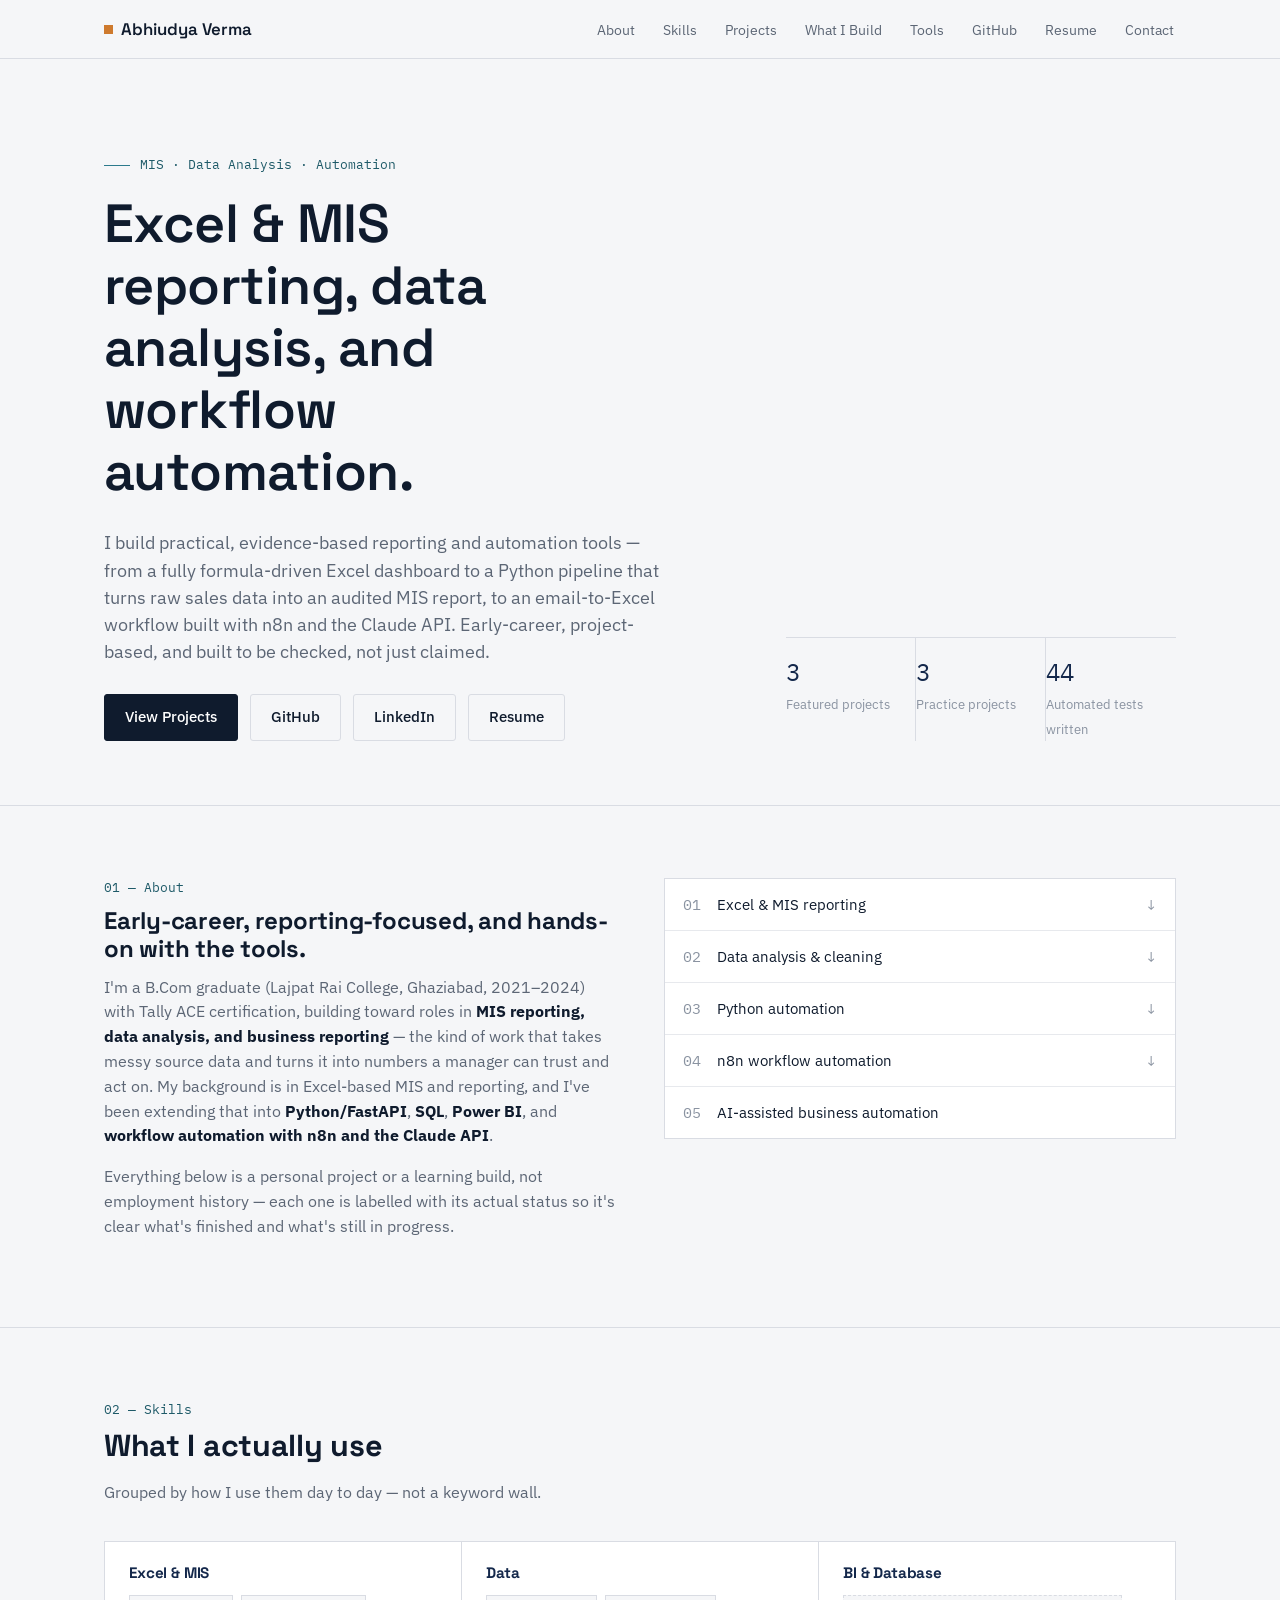
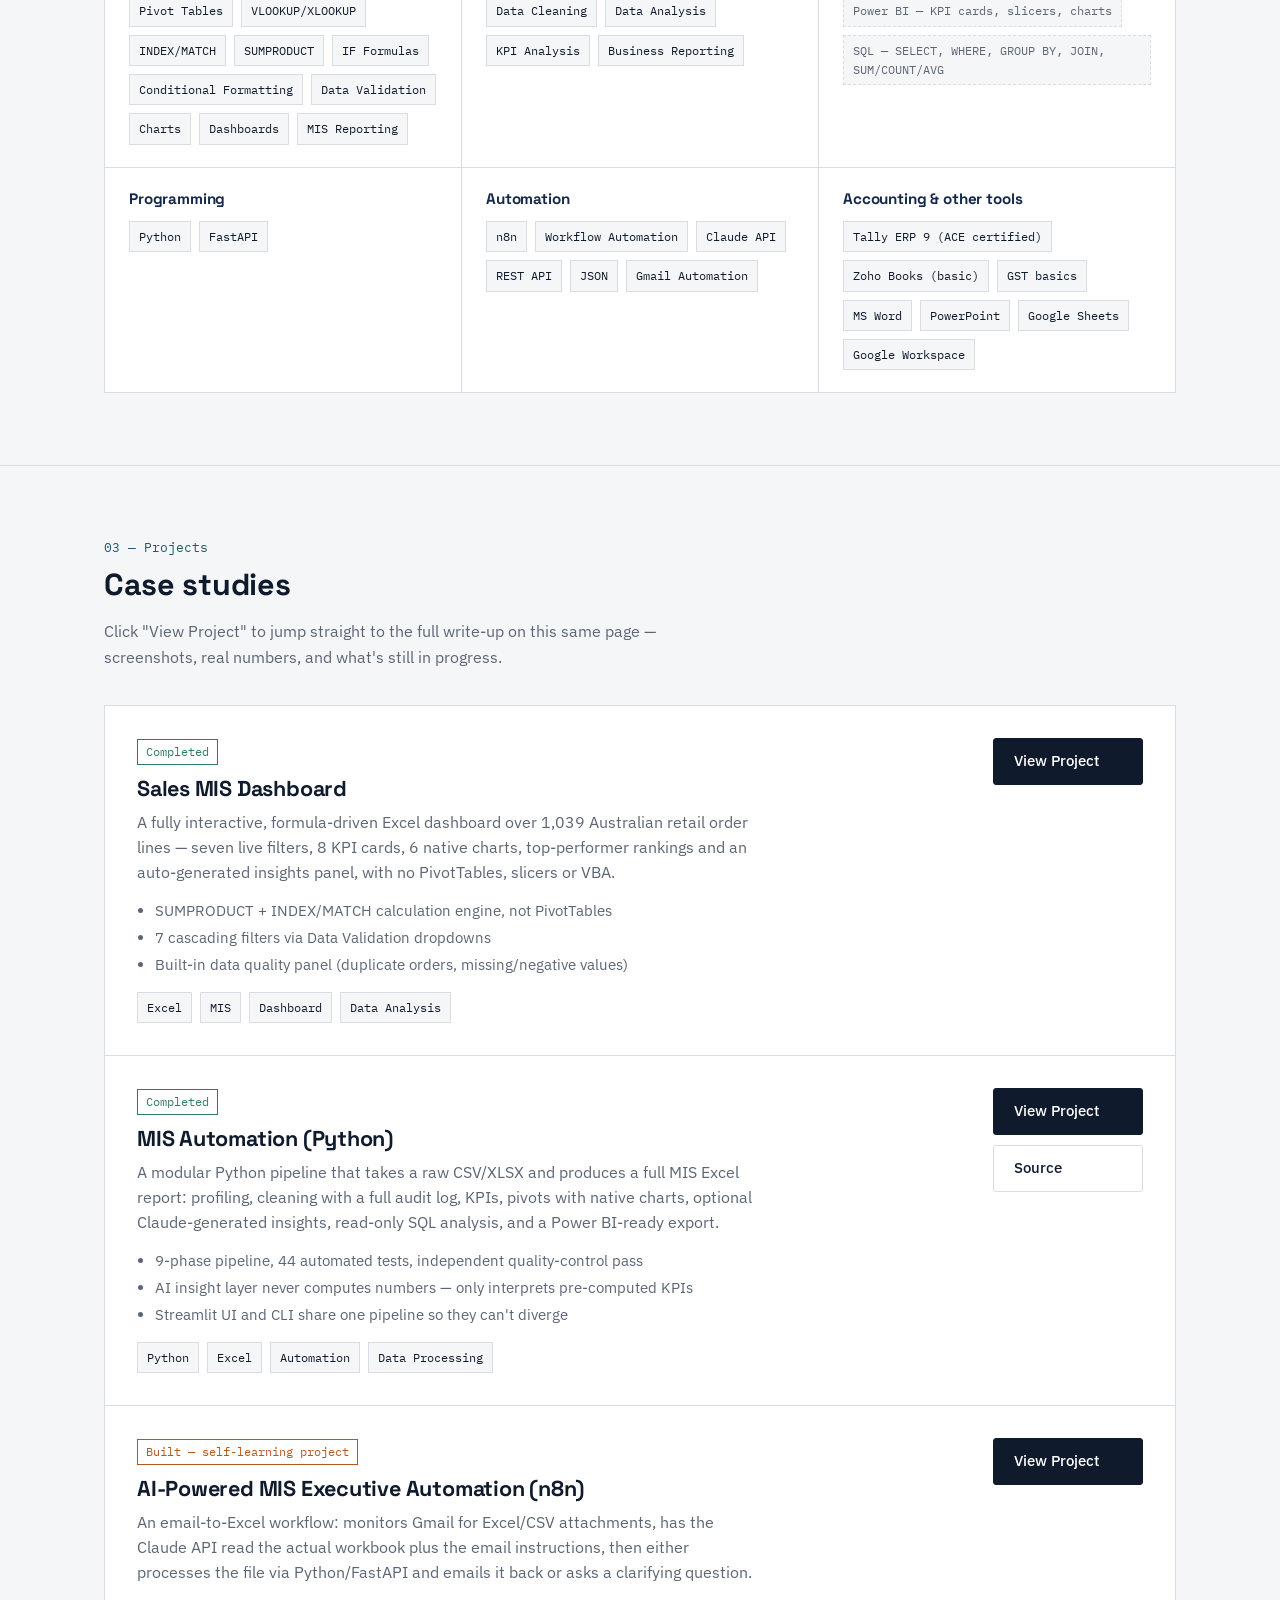
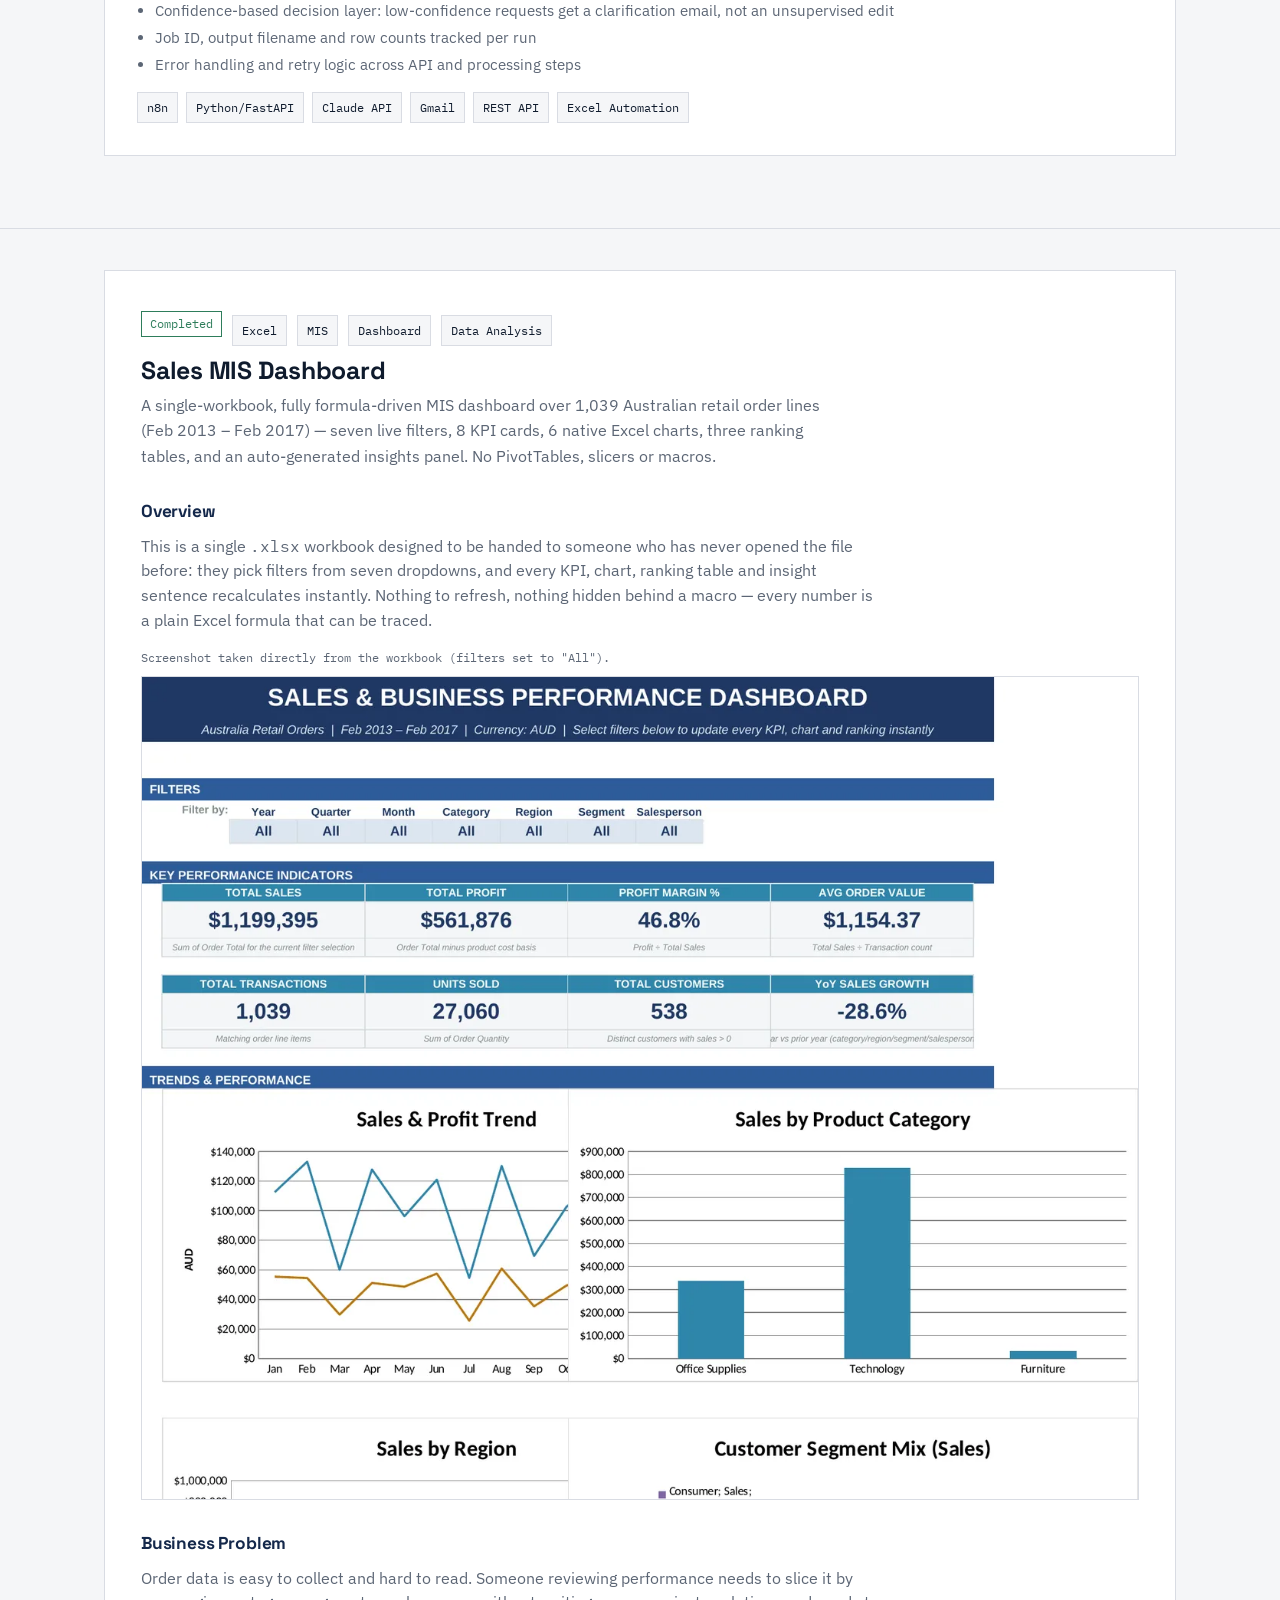
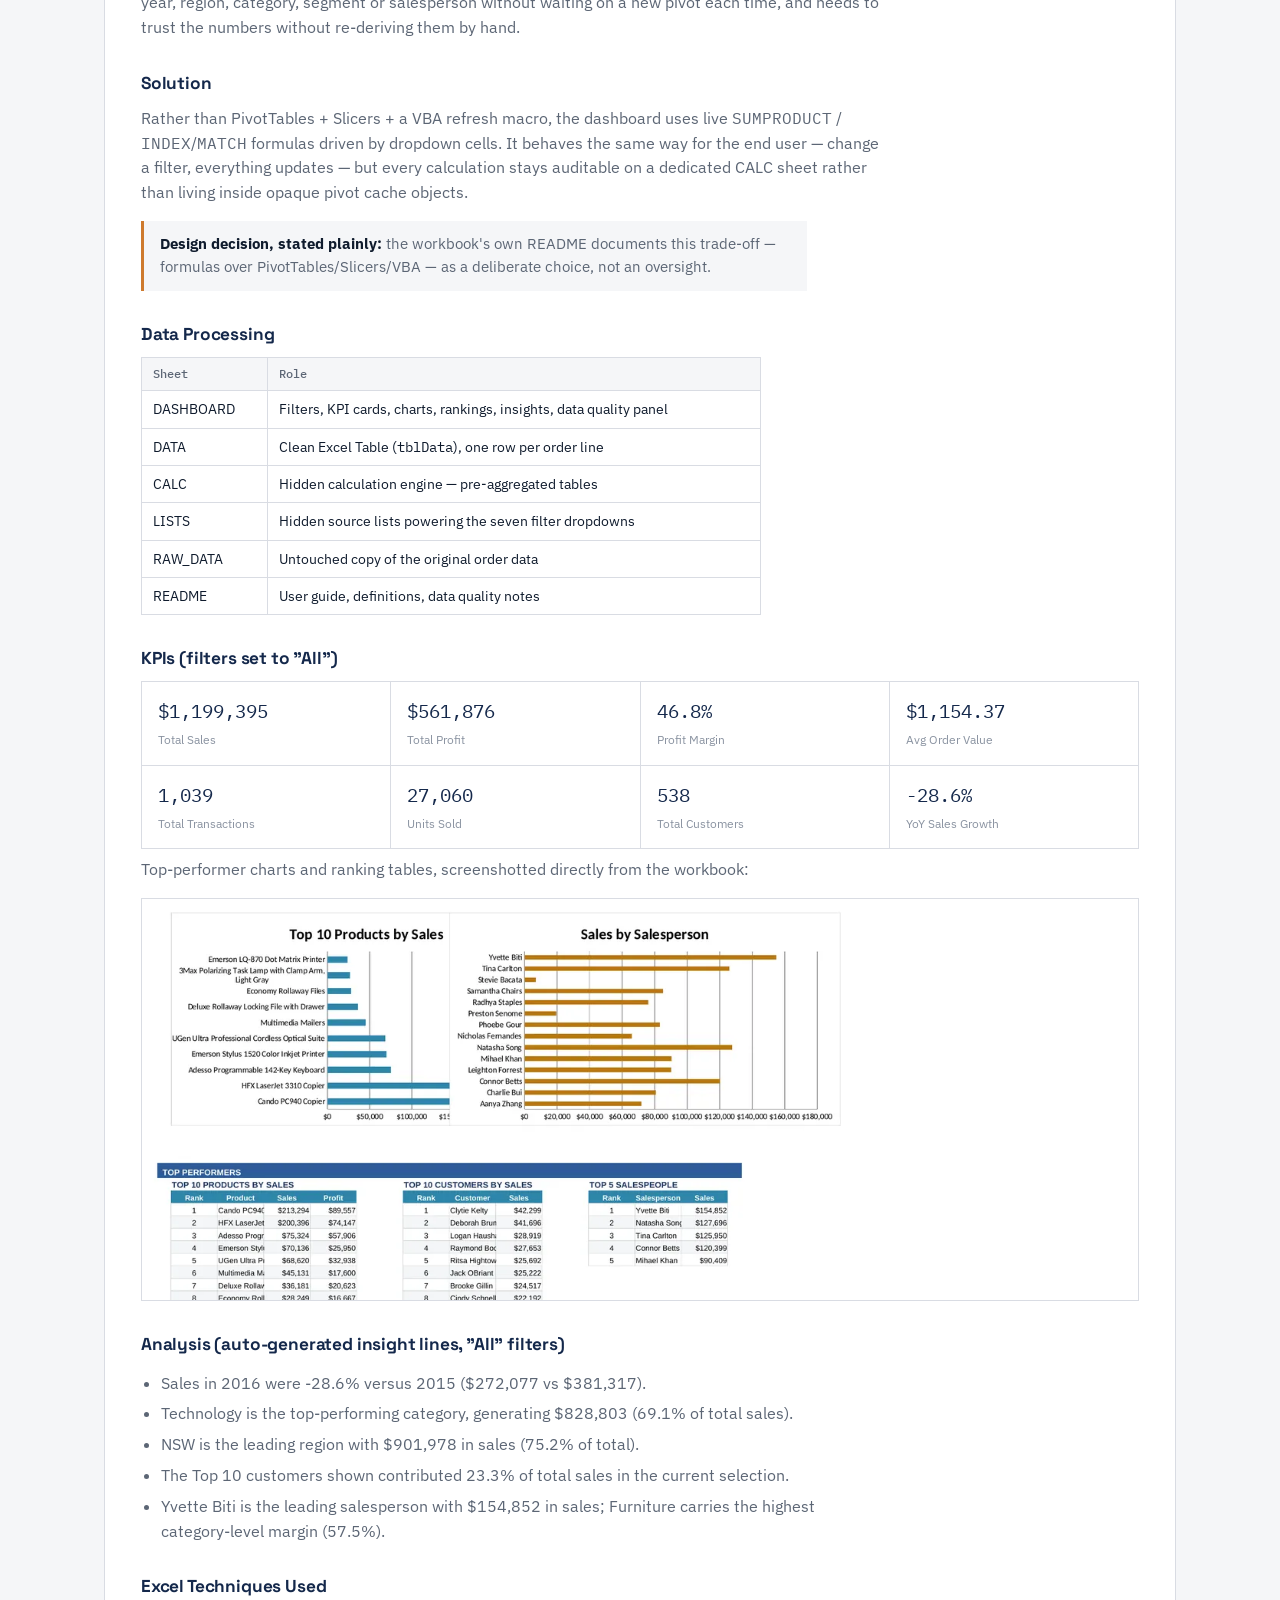
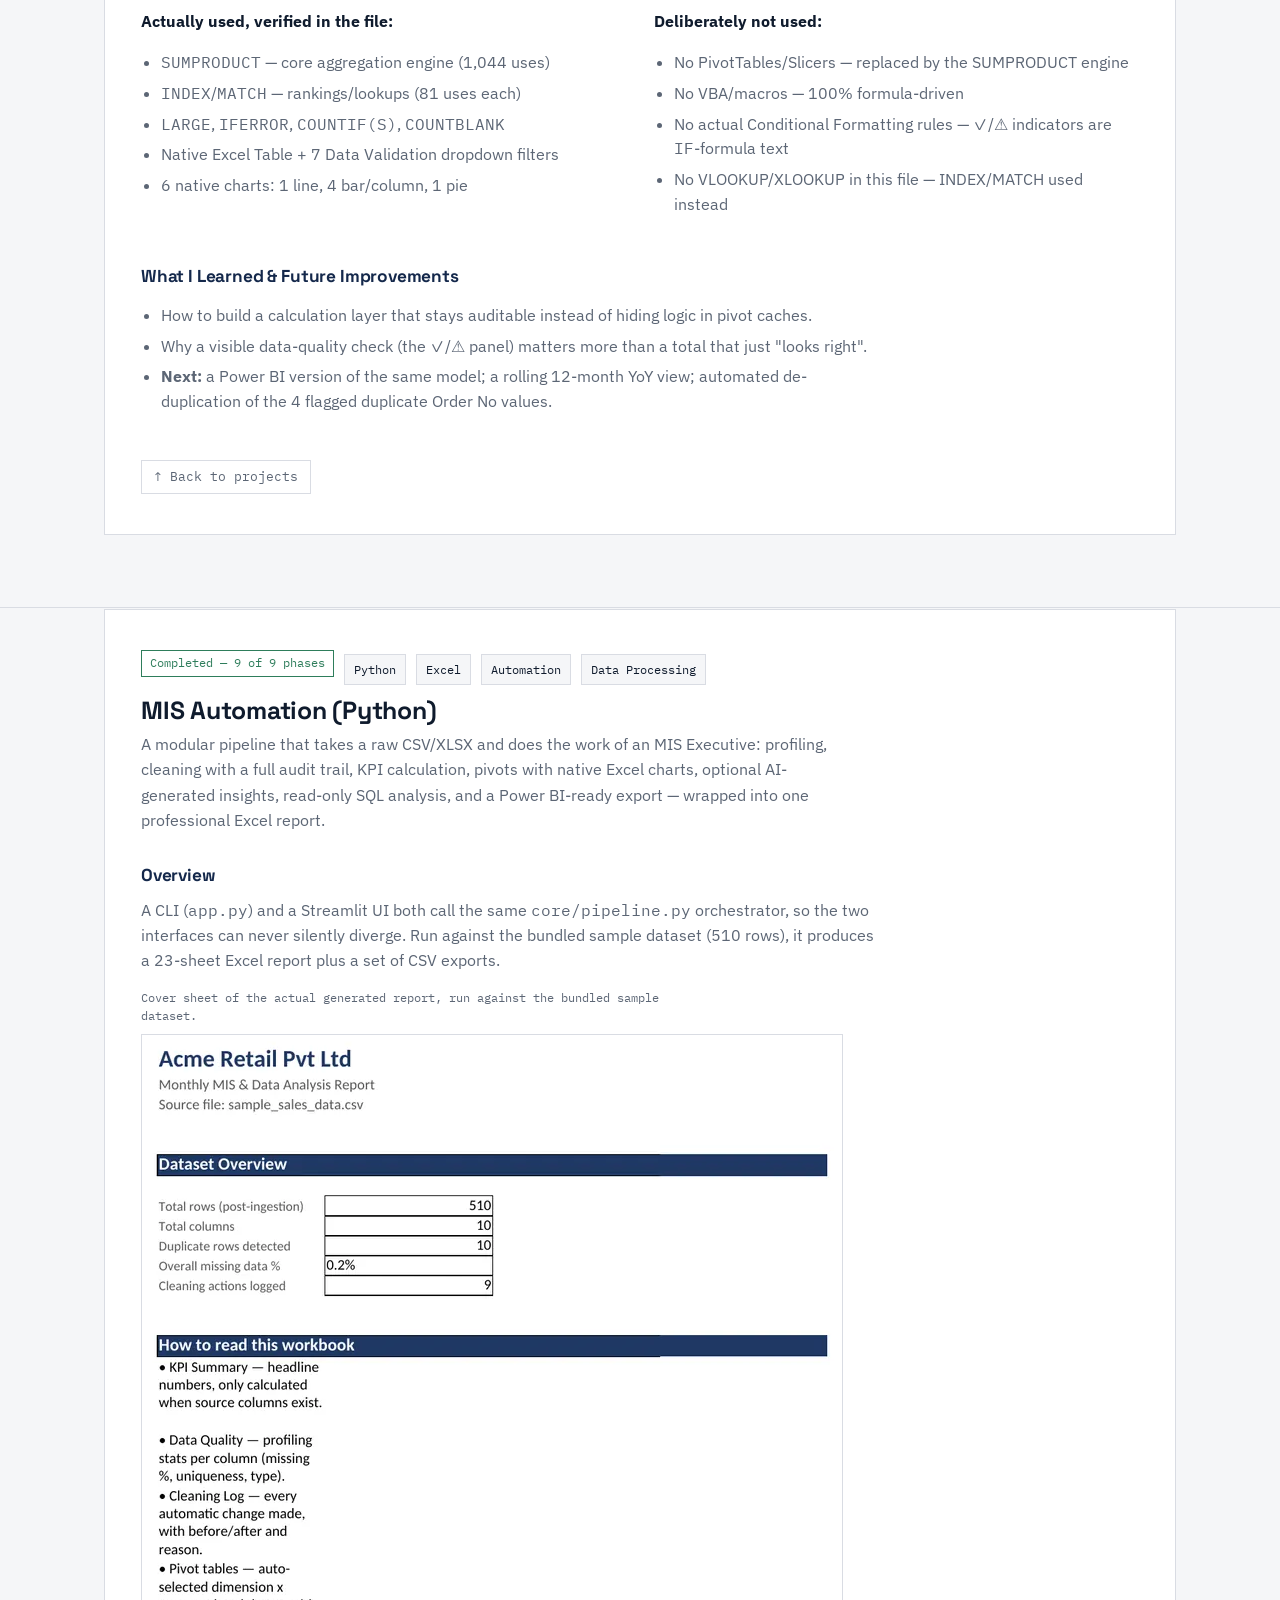
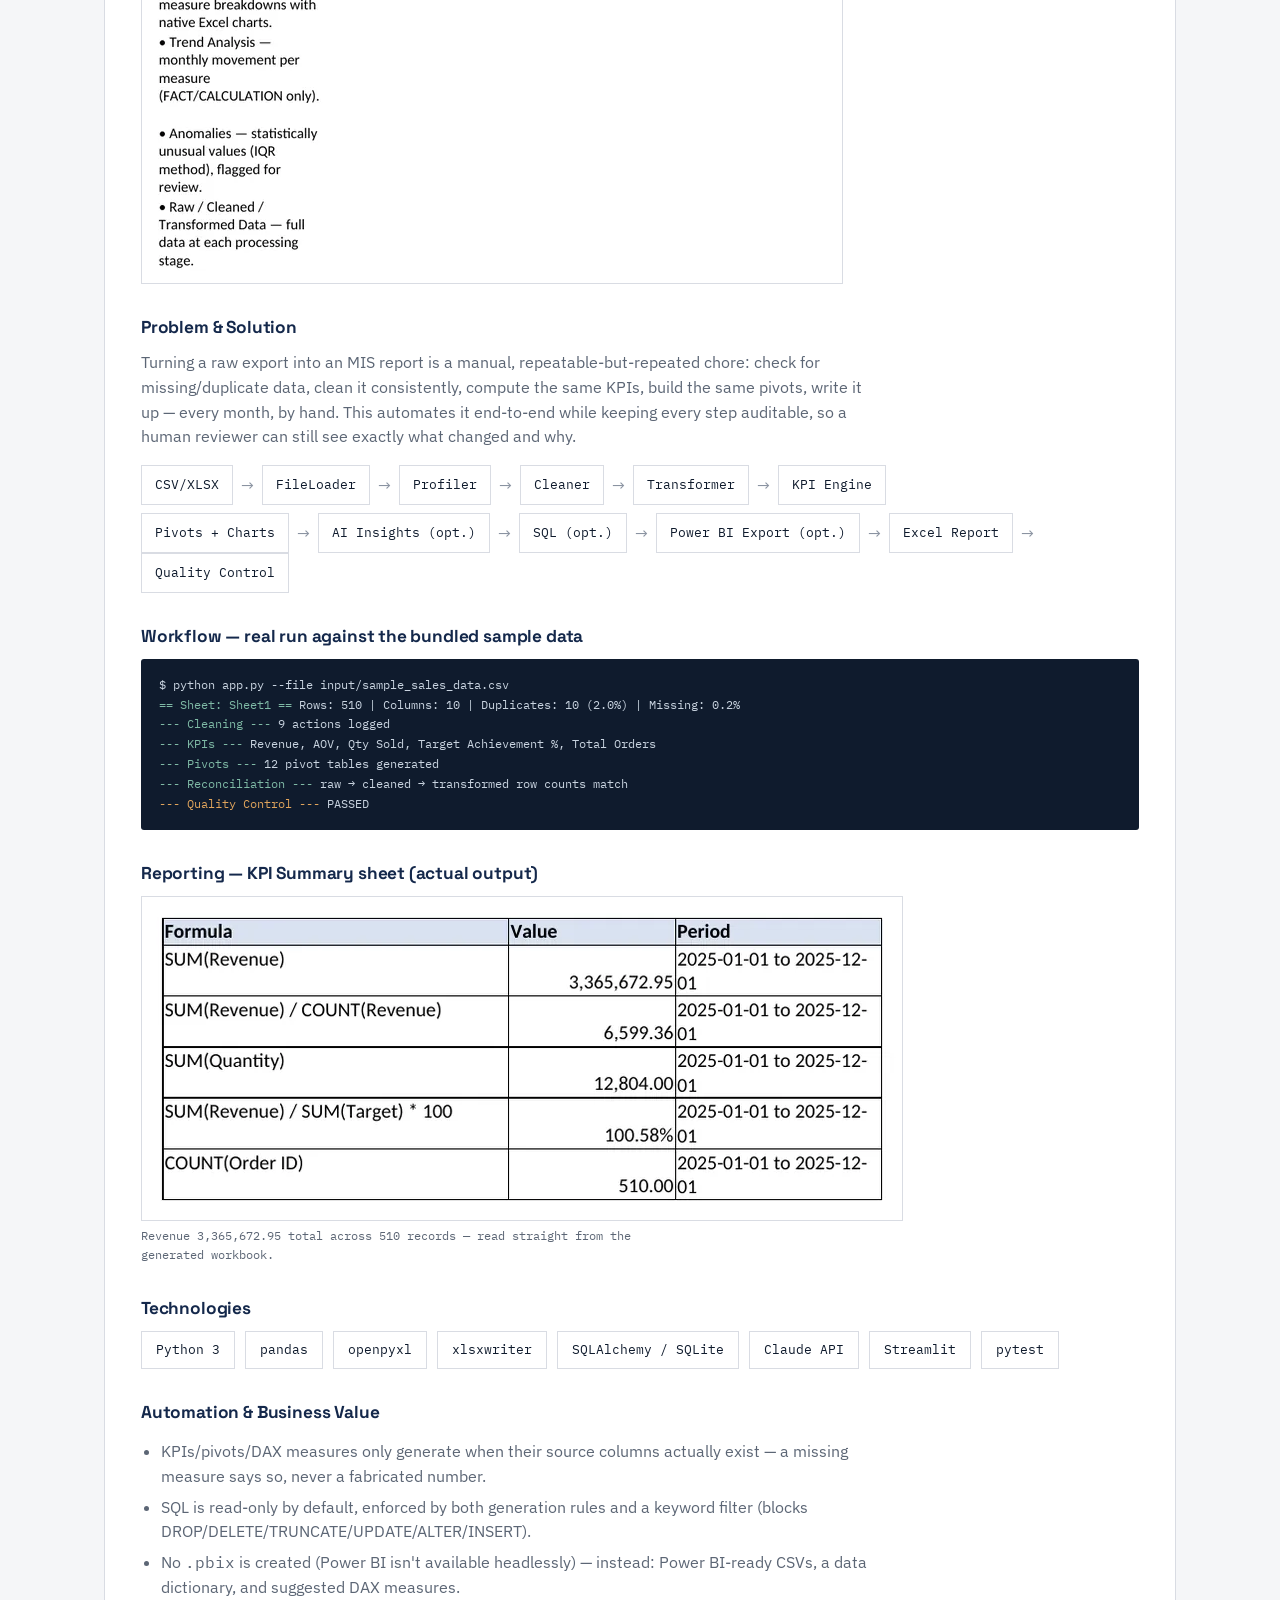
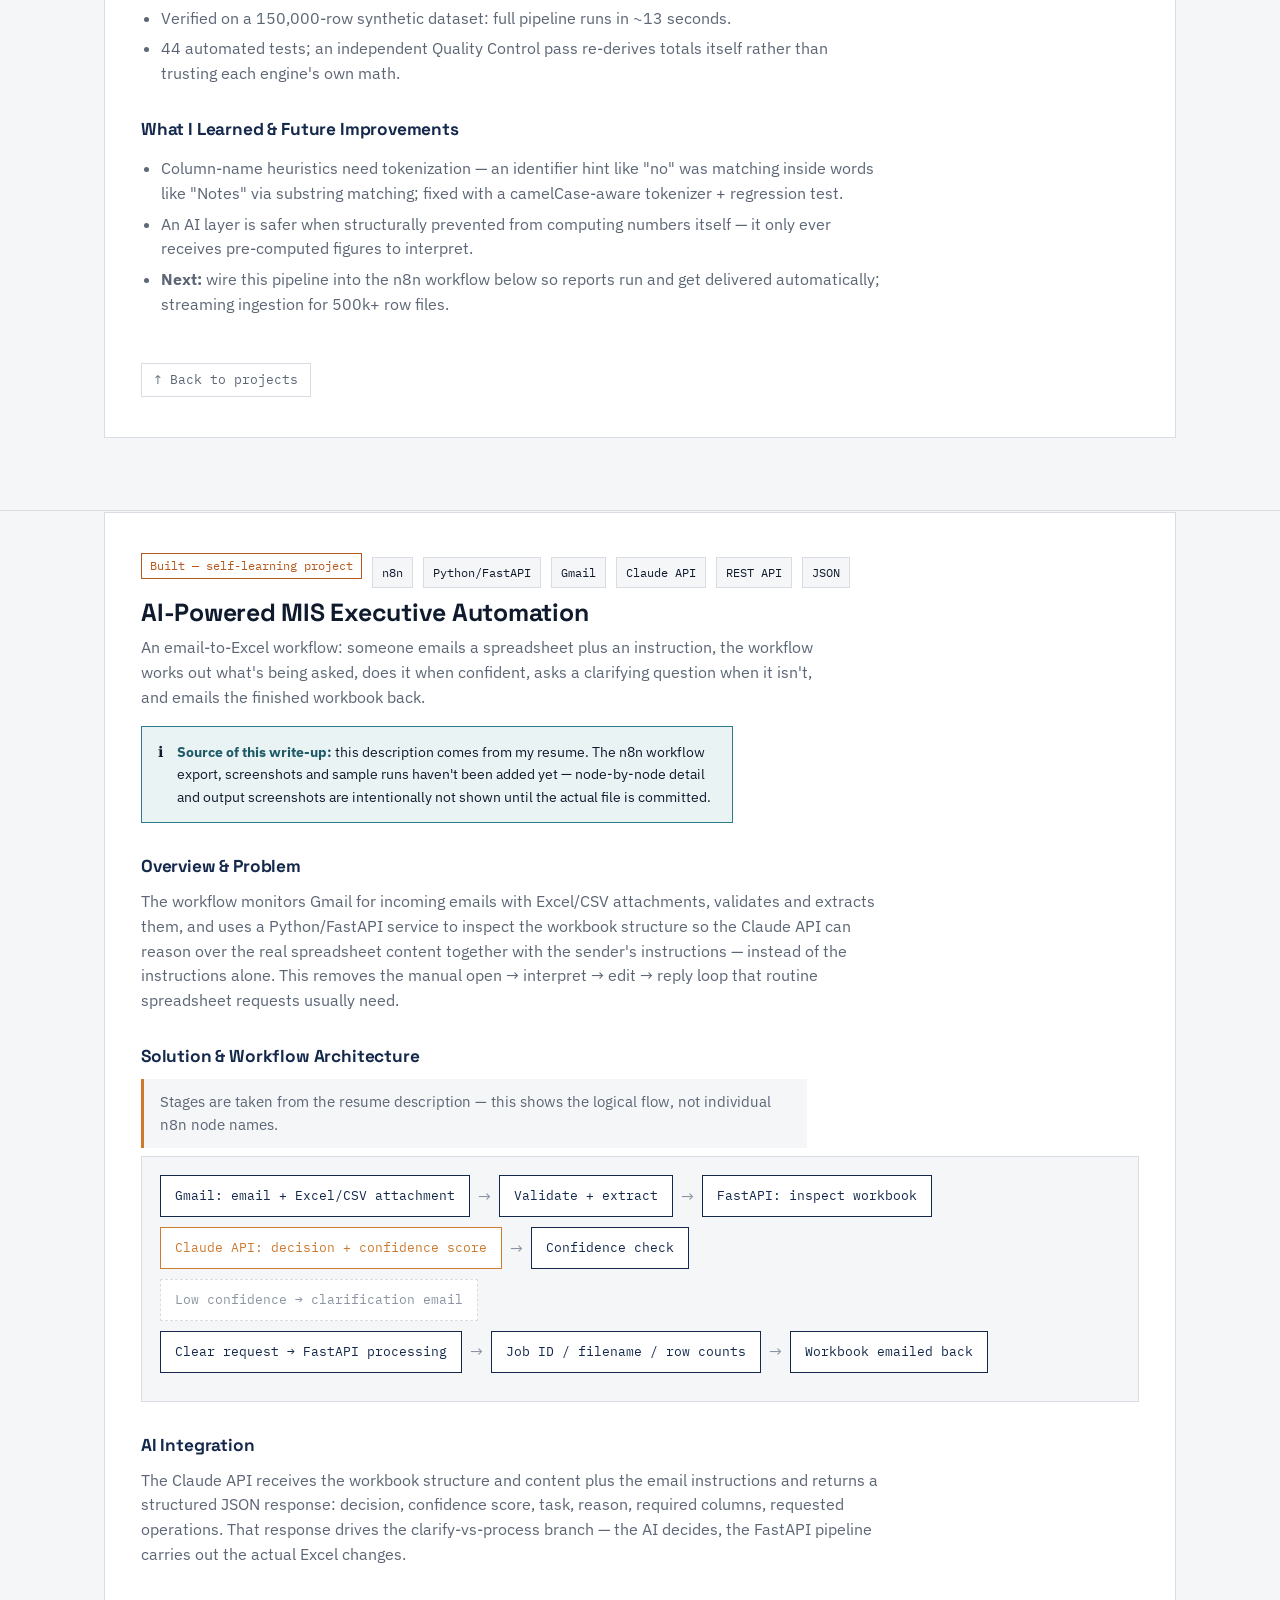
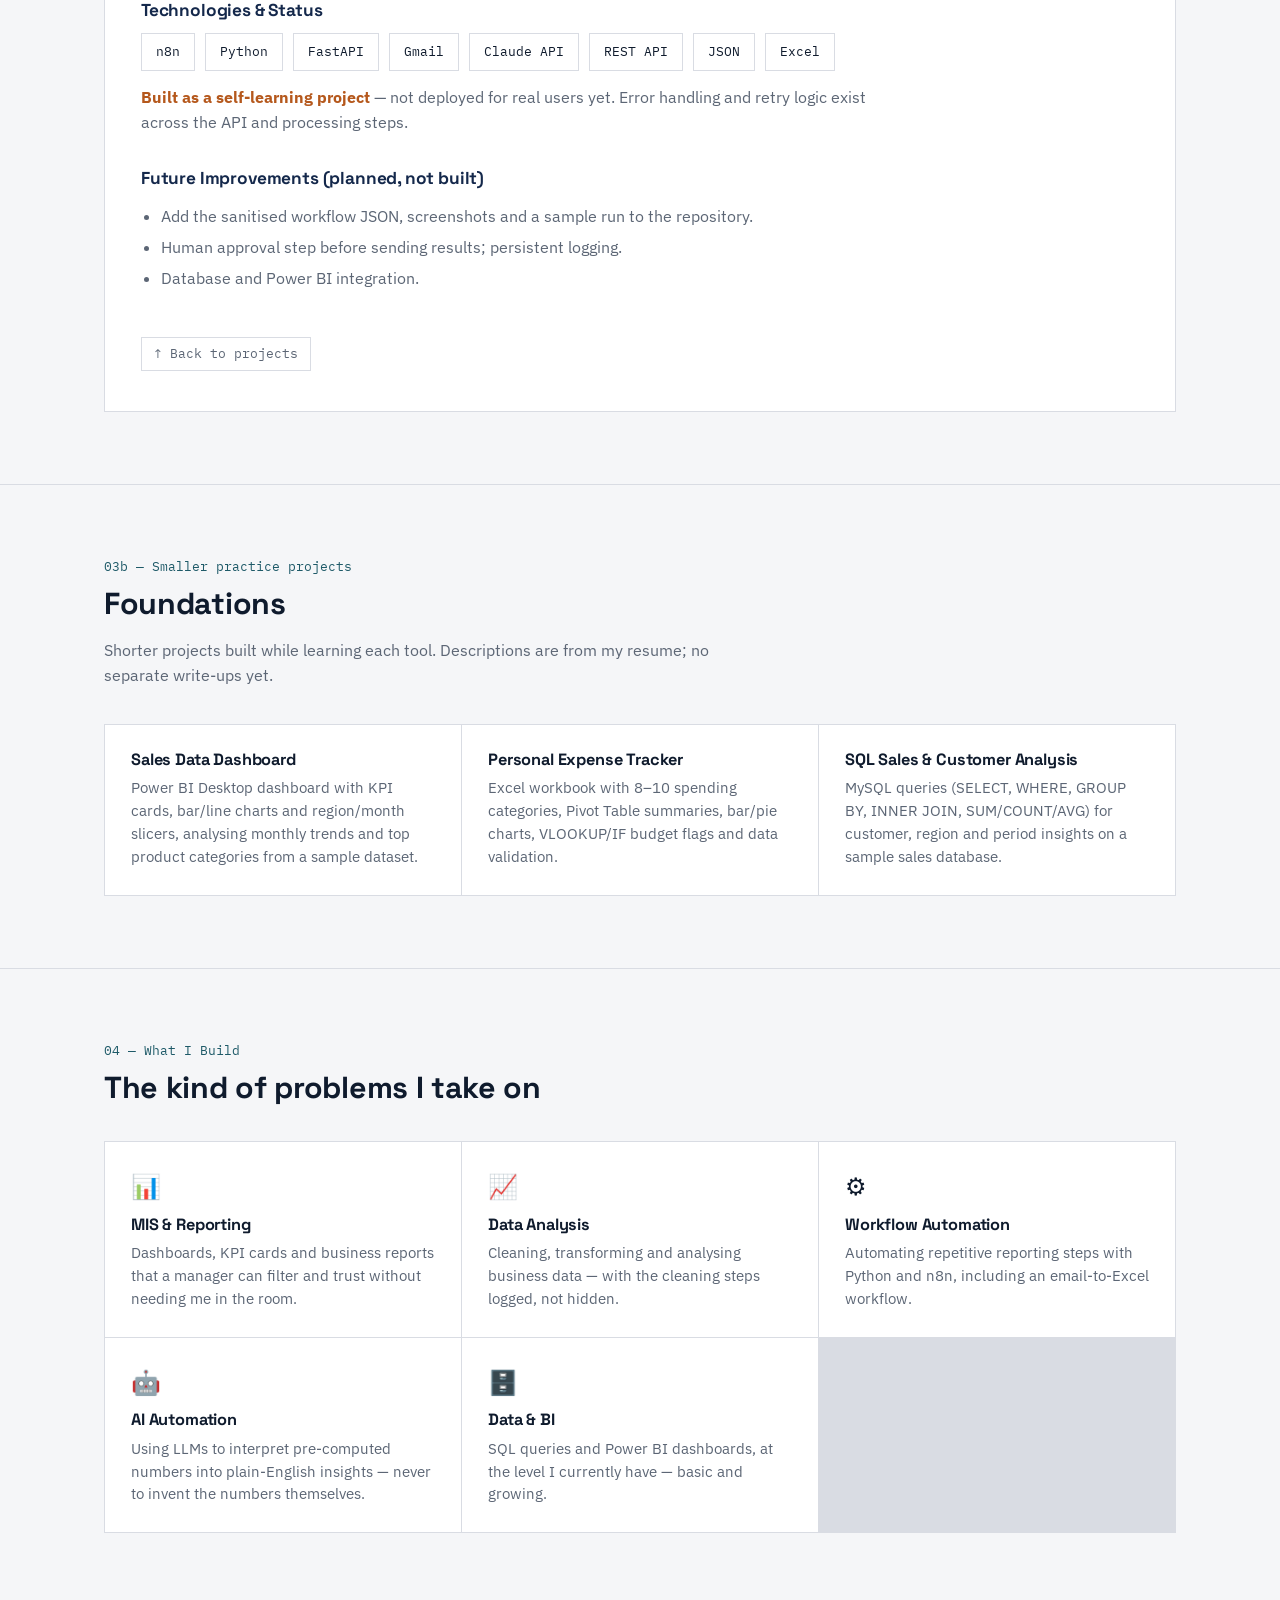
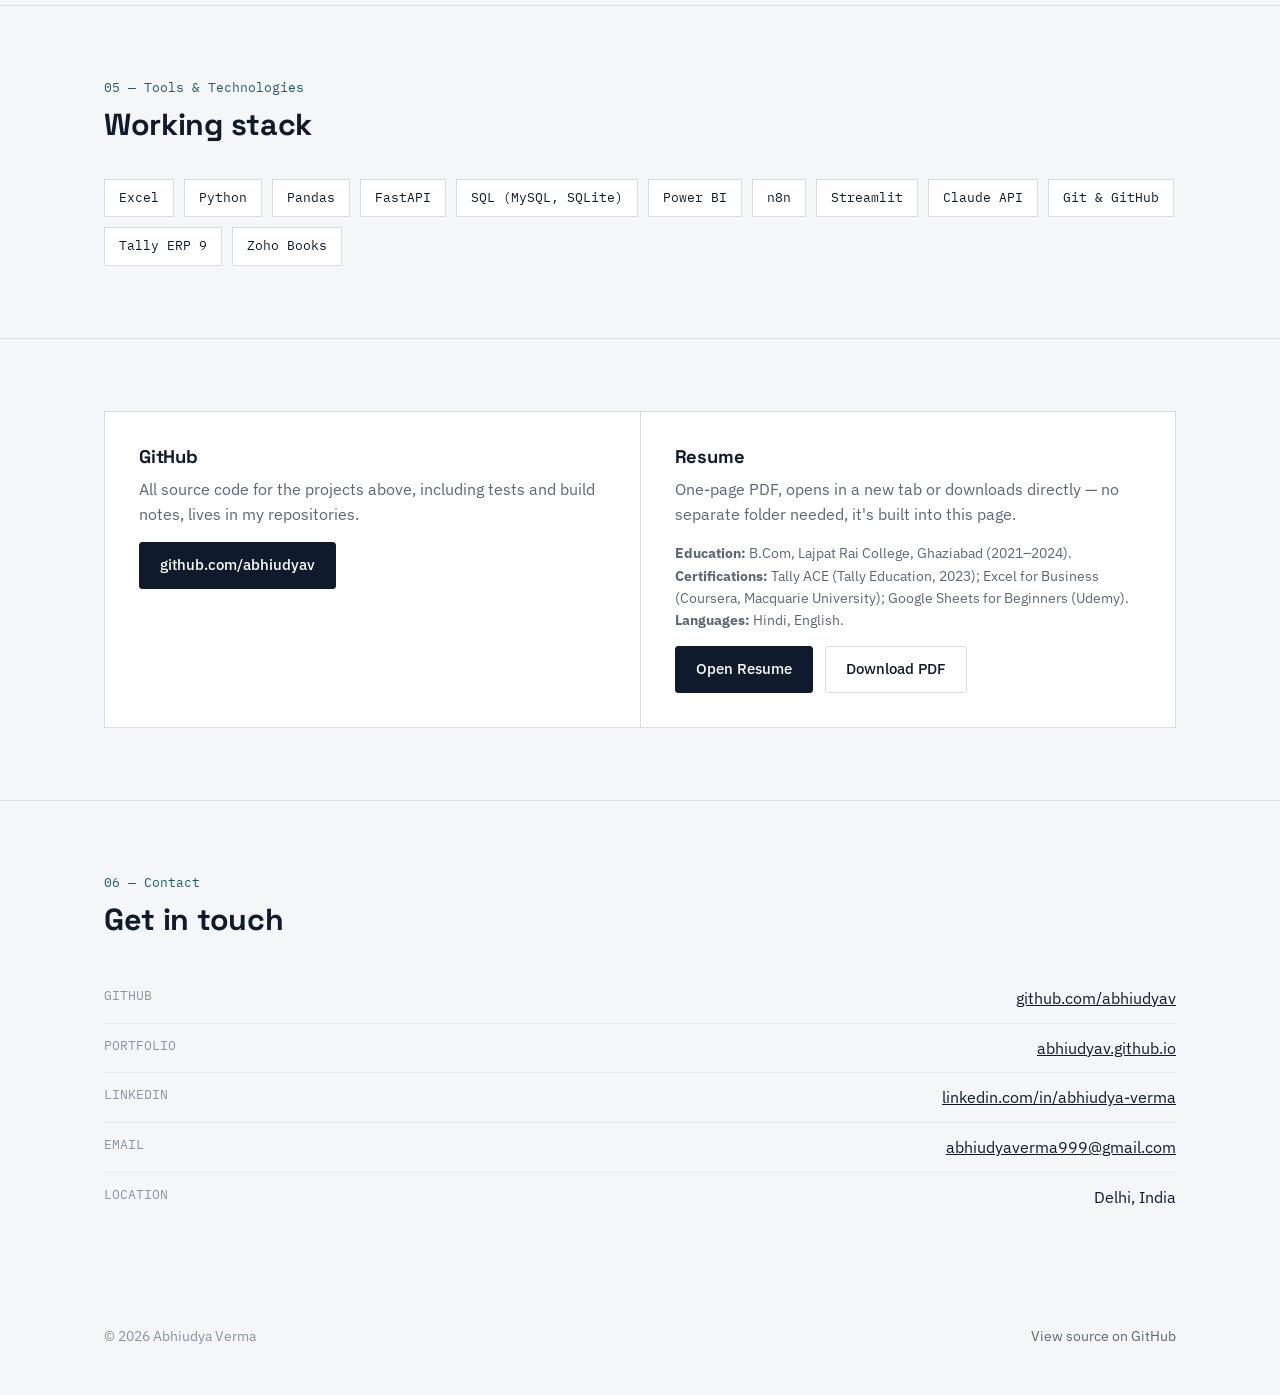
<file: index.html>
<!DOCTYPE html>
<html lang="en">
<head>
<meta charset="UTF-8">
<meta name="viewport" content="width=device-width, initial-scale=1.0">
<title>Abhiudya Verma — MIS Executive | Reporting Analyst | Junior Data Analyst</title>
<meta name="description" content="Portfolio of Abhiudya Verma: Excel MIS dashboards, data analysis and Python/n8n automation projects for MIS Executive, Data Analyst and Business Analyst roles.">
<meta name="keywords" content="Abhiudya Verma, MIS Executive, MIS Analyst, Data Analyst, Excel MIS, Excel Dashboard, Data Analysis, Business Analyst, Python Automation, n8n Automation, Power BI, SQL">
<link rel="canonical" href="https://abhiudyav.github.io/">
<meta property="og:type" content="website">
<meta property="og:title" content="Abhiudya Verma — Excel & MIS | Data Analysis | Automation">
<meta property="og:description" content="Practical Excel MIS, data analysis and automation projects — built to solve real reporting problems.">
<meta property="og:url" content="https://abhiudyav.github.io/">
<link rel="icon" href="data:image/svg+xml,%3Csvg xmlns='http://www.w3.org/2000/svg' viewBox='0 0 100 100'%3E%3Crect width='100' height='100' fill='%2314284B'/%3E%3Crect x='20' y='55' width='14' height='28' fill='%23F5F6F8'/%3E%3Crect x='43' y='38' width='14' height='45' fill='%232C7A8C'/%3E%3Crect x='66' y='22' width='14' height='61' fill='%23CE7A2E'/%3E%3C/svg%3E">
<link rel="preconnect" href="https://fonts.googleapis.com">
<link rel="preconnect" href="https://fonts.gstatic.com" crossorigin>
<link href="https://fonts.googleapis.com/css2?family=Space+Grotesk:wght@500;600;700&family=IBM+Plex+Sans:wght@400;500;600&family=IBM+Plex+Mono:wght@400;500&display=swap" rel="stylesheet">
<style>
/* ===== Abhiudya Verma — Portfolio (single-file build) ===== */
:root{
  --ink:#0F1B2D; --navy:#14284B; --navy-2:#1D3A6E; --paper:#F5F6F8; --paper-2:#FFFFFF;
  --line:#D9DCE3; --line-soft:#E7E9ED; --teal:#2C7A8C; --teal-deep:#1E5A68;
  --amber:#CE7A2E; --muted:#5C6675; --muted-2:#8A93A1; --ok:#2E7D5B; --warn:#B5581C;
  --font-head:"Space Grotesk","IBM Plex Sans",system-ui,sans-serif;
  --font-body:"IBM Plex Sans",system-ui,-apple-system,sans-serif;
  --font-mono:"IBM Plex Mono",ui-monospace,SFMono-Regular,Menlo,monospace;
  --maxw:1120px; --radius:3px;
}
*{box-sizing:border-box;} html{scroll-behavior:smooth;}
body{margin:0;background:var(--paper);color:var(--ink);font-family:var(--font-body);font-size:16px;line-height:1.55;-webkit-font-smoothing:antialiased;}
img{max-width:100%;display:block;} a{color:inherit;}
h1,h2,h3,h4{font-family:var(--font-head);line-height:1.15;margin:0 0 .5em;letter-spacing:-0.01em;}
p{margin:0 0 1em;color:var(--ink);}
.container{max-width:var(--maxw);margin:0 auto;padding:0 24px;}
.mono{font-family:var(--font-mono);}
.skip-link{position:absolute;left:-999px;top:0;background:var(--navy);color:#fff;padding:10px 16px;z-index:999;border-radius:0 0 4px 0;}
.skip-link:focus{left:0;}
:focus-visible{outline:2px solid var(--teal);outline-offset:2px;}
.site-header{position:sticky;top:0;z-index:100;background:rgba(245,246,248,.92);backdrop-filter:blur(6px);border-bottom:1px solid var(--line);}
.nav{display:flex;align-items:center;justify-content:space-between;padding:16px 24px;max-width:var(--maxw);margin:0 auto;}
.nav-brand{font-family:var(--font-head);font-weight:600;font-size:1.05rem;text-decoration:none;color:var(--ink);display:flex;align-items:center;gap:8px;}
.nav-brand .dot{width:9px;height:9px;background:var(--amber);display:inline-block;}
.nav-links{display:flex;gap:24px;list-style:none;margin:0;padding:0;}
.nav-links a{text-decoration:none;font-size:.9rem;color:var(--muted);padding:6px 2px;border-bottom:2px solid transparent;}
.nav-links a:hover{color:var(--ink);border-bottom-color:var(--amber);}
.nav-toggle{display:none;background:none;border:1px solid var(--line);border-radius:var(--radius);width:40px;height:36px;cursor:pointer;}
.nav-toggle span{display:block;width:18px;height:2px;background:var(--ink);margin:3px auto;}
@media (max-width:820px){
  .nav-toggle{display:block;}
  .nav-links{position:absolute;top:100%;left:0;right:0;background:var(--paper-2);flex-direction:column;gap:0;border-bottom:1px solid var(--line);max-height:0;overflow:hidden;transition:max-height .25s ease;}
  .nav-links.open{max-height:500px;}
  .nav-links li{border-top:1px solid var(--line-soft);}
  .nav-links a{display:block;padding:14px 24px;}
}
.btn{display:inline-flex;align-items:center;gap:8px;padding:11px 20px;font-size:.92rem;font-weight:500;text-decoration:none;border-radius:var(--radius);border:1px solid var(--ink);font-family:var(--font-body);cursor:pointer;}
.btn-primary{background:var(--ink);color:#fff;} .btn-primary:hover{background:var(--navy-2);border-color:var(--navy-2);}
.btn-ghost{background:transparent;color:var(--ink);border-color:var(--line);} .btn-ghost:hover{border-color:var(--ink);}
.btn-row{display:flex;flex-wrap:wrap;gap:12px;}
.hero{padding:96px 0 64px;border-bottom:1px solid var(--line);}
.hero-grid{display:grid;grid-template-columns:1.3fr .8fr;gap:48px;align-items:end;}
.hero-eyebrow{font-family:var(--font-mono);font-size:.82rem;color:var(--teal-deep);margin-bottom:18px;display:flex;align-items:center;gap:10px;}
.hero-eyebrow::before{content:"";width:26px;height:1px;background:var(--teal);display:inline-block;}
.hero h1{font-size:clamp(2.1rem,4.2vw,3.4rem);font-weight:600;max-width:15ch;}
.hero .lede{font-size:1.1rem;color:var(--muted);max-width:52ch;margin-bottom:28px;}
.hero-stats{display:grid;grid-template-columns:repeat(3,1fr);border-top:1px solid var(--line);}
.hero-stats div{padding:16px 0 0;border-right:1px solid var(--line);}
.hero-stats div:last-child{border-right:none;}
.hero-stats .num{font-family:var(--font-mono);font-size:1.5rem;color:var(--navy);display:block;}
.hero-stats .lbl{font-size:.8rem;color:var(--muted-2);}
@media (max-width:860px){.hero-grid{grid-template-columns:1fr;} .hero{padding:64px 0 40px;}}
section{padding:72px 0;border-bottom:1px solid var(--line);}
section:last-of-type{border-bottom:none;}
.section-head{margin-bottom:36px;max-width:64ch;}
.section-tag{font-family:var(--font-mono);font-size:.8rem;color:var(--teal-deep);display:block;margin-bottom:10px;}
.section-head h2{font-size:1.9rem;}
.section-head .sub{color:var(--muted);font-size:1.02rem;}
.about-grid{display:grid;grid-template-columns:1fr 1fr;gap:48px;}
.about-grid p{color:var(--muted);} .about-grid p strong{color:var(--ink);}
.progression{border:1px solid var(--line);background:var(--paper-2);}
.progression-row{display:flex;align-items:center;gap:14px;padding:14px 18px;border-bottom:1px solid var(--line-soft);font-size:.93rem;}
.progression-row:last-child{border-bottom:none;}
.progression-row .idx{font-family:var(--font-mono);color:var(--muted-2);width:20px;}
.progression-row .arrow{margin-left:auto;color:var(--muted-2);}
@media (max-width:860px){.about-grid{grid-template-columns:1fr;}}
.skills-grid{display:grid;grid-template-columns:repeat(3,1fr);gap:1px;background:var(--line);border:1px solid var(--line);}
.skill-block{background:var(--paper-2);padding:22px 24px;}
.skill-block h3{font-size:.95rem;margin-bottom:14px;color:var(--navy);}
.tag-row{display:flex;flex-wrap:wrap;gap:8px;}
.tag{font-family:var(--font-mono);font-size:.78rem;color:var(--ink);border:1px solid var(--line);padding:5px 9px;background:var(--paper);}
.tag.basic{color:var(--muted);border-style:dashed;}
@media (max-width:860px){.skills-grid{grid-template-columns:1fr 1fr;}}
@media (max-width:560px){.skills-grid{grid-template-columns:1fr;}}
.build-grid{display:grid;grid-template-columns:repeat(3,1fr);gap:1px;background:var(--line);border:1px solid var(--line);}
.build-card{background:var(--paper-2);padding:26px;}
.build-card .glyph{font-size:1.5rem;margin-bottom:10px;display:block;}
.build-card h3{font-size:1.02rem;margin-bottom:8px;}
.build-card p{color:var(--muted);font-size:.92rem;margin:0;}
@media (max-width:860px){.build-grid{grid-template-columns:1fr 1fr;}}
@media (max-width:560px){.build-grid{grid-template-columns:1fr;}}
.tools-band{display:flex;flex-wrap:wrap;gap:10px;}
.tool-chip{font-family:var(--font-mono);font-size:.82rem;padding:8px 14px;border:1px solid var(--line);background:var(--paper-2);}
.split-panel{display:grid;grid-template-columns:1fr 1fr;gap:1px;background:var(--line);border:1px solid var(--line);}
.panel{background:var(--paper-2);padding:34px;}
.panel h3{font-size:1.15rem;margin-bottom:10px;} .panel p{color:var(--muted);}
@media (max-width:760px){.split-panel{grid-template-columns:1fr;}}
.contact-list{list-style:none;margin:0;padding:0;}
.contact-list li{padding:12px 0;border-bottom:1px solid var(--line-soft);display:flex;justify-content:space-between;gap:12px;flex-wrap:wrap;}
.contact-list li:last-child{border-bottom:none;}
.contact-list .k{color:var(--muted-2);font-family:var(--font-mono);font-size:.82rem;}
footer{padding:32px 0 48px;}
footer .container{display:flex;justify-content:space-between;flex-wrap:wrap;gap:12px;color:var(--muted-2);font-size:.85rem;}
footer a{text-decoration:none;color:var(--muted);} footer a:hover{color:var(--ink);}

/* project cards on the projects list */
.project-list{display:grid;gap:1px;background:var(--line);border:1px solid var(--line);}
.project-card{background:var(--paper-2);padding:32px;display:grid;grid-template-columns:1fr auto;gap:24px;align-items:start;}
.status{font-family:var(--font-mono);font-size:.74rem;padding:3px 8px;border:1px solid var(--line);color:var(--muted);margin-bottom:12px;display:inline-block;}
.status.live{color:var(--ok);border-color:var(--ok);}
.status.progress{color:var(--warn);border-color:var(--warn);}
.status.planned{color:var(--muted);border-color:var(--muted-2);}
.project-card h3{font-size:1.35rem;margin-bottom:8px;}
.project-card .desc{color:var(--muted);max-width:62ch;margin-bottom:14px;}
.feat-list{margin:0 0 16px;padding-left:18px;color:var(--muted);font-size:.93rem;}
.feat-list li{margin-bottom:4px;}
.project-actions{display:flex;flex-direction:column;gap:10px;min-width:150px;}
@media (max-width:700px){.project-card{grid-template-columns:1fr;} .project-actions{flex-direction:row;flex-wrap:wrap;}}

/* in-page project detail blocks */
.project-detail{border:1px solid var(--line);background:var(--paper-2);margin-top:1px;padding:40px 36px;scroll-margin-top:78px;}
.pd-top{display:flex;flex-wrap:wrap;gap:10px;align-items:center;margin-bottom:6px;}
.project-detail h3.pd-title{font-size:1.55rem;margin:8px 0 6px;}
.pd-lede{color:var(--muted);max-width:70ch;font-size:1.02rem;}
.pd-sub{margin-top:34px;}
.pd-sub h4{font-size:1.08rem;color:var(--navy);margin-bottom:12px;}
.pd-sub p{color:var(--muted);max-width:74ch;}
.pd-sub ul{color:var(--muted);max-width:74ch;padding-left:20px;} .pd-sub li{margin-bottom:6px;}
.pd-sub img{border:1px solid var(--line);margin:8px 0 6px;max-width:100%;}
.img-cap{font-family:var(--font-mono);font-size:.76rem;color:var(--muted-2);margin-bottom:6px;}
.kpi-strip{display:grid;grid-template-columns:repeat(4,1fr);gap:1px;background:var(--line);border:1px solid var(--line);margin:8px 0;}
.kpi-cell{background:var(--paper-2);padding:14px 16px;}
.kpi-cell .v{font-family:var(--font-mono);font-size:1.2rem;color:var(--navy);display:block;}
.kpi-cell .l{font-size:.76rem;color:var(--muted-2);}
@media (max-width:700px){.kpi-strip{grid-template-columns:1fr 1fr;}}
.callout{border-left:3px solid var(--amber);padding:12px 16px;background:var(--paper);color:var(--muted);font-size:.92rem;max-width:74ch;margin:8px 0;}
.callout strong{color:var(--ink);}
table.data-table{border-collapse:collapse;width:100%;max-width:620px;font-size:.9rem;margin:8px 0;}
table.data-table th,table.data-table td{border:1px solid var(--line);padding:7px 11px;text-align:left;}
table.data-table th{background:var(--paper);font-family:var(--font-mono);font-weight:500;font-size:.76rem;color:var(--muted);}
.log-block{background:var(--ink);color:#C9D4E0;font-family:var(--font-mono);font-size:.78rem;padding:16px 18px;overflow-x:auto;line-height:1.6;border-radius:var(--radius);margin:8px 0;}
.log-block .m{color:#7FBAA6;} .log-block .k{color:#E0A45C;}
.arch-flow{display:flex;flex-wrap:wrap;align-items:center;gap:0;margin:8px 0;}
.arch-step{font-family:var(--font-mono);font-size:.8rem;border:1px solid var(--line);background:var(--paper-2);padding:9px 13px;}
.arch-arrow{color:var(--muted-2);padding:0 8px;}
.diagram{border:1px solid var(--line);background:var(--paper);padding:18px;margin:8px 0;}
.diagram-row{display:flex;align-items:center;gap:0;flex-wrap:wrap;margin-bottom:10px;}
.diagram-node{font-family:var(--font-mono);font-size:.8rem;padding:10px 14px;border:1px solid var(--navy);background:var(--paper-2);color:var(--navy);text-align:center;}
.diagram-node.ai{border-color:var(--amber);color:var(--amber);}
.diagram-node.dim{border-style:dashed;color:var(--muted-2);border-color:var(--line);}
.diagram-arrow{padding:0 8px;color:var(--muted-2);}
.two-col{display:grid;grid-template-columns:1fr 1fr;gap:28px;}
@media (max-width:760px){.two-col{grid-template-columns:1fr;}}
.status-banner{display:flex;gap:14px;align-items:flex-start;border:1px solid var(--warn);background:#FBF1E8;padding:14px 16px;max-width:74ch;margin:10px 0 4px;font-size:.9rem;}
.status-banner.info{border-color:var(--teal);background:#EAF3F4;}
.status-banner strong{color:var(--warn);}
.status-banner.info strong{color:var(--teal-deep);}
.pd-close{font-family:var(--font-mono);font-size:.82rem;text-decoration:none;color:var(--muted);border:1px solid var(--line);padding:6px 12px;display:inline-block;margin-top:30px;}
.pd-close:hover{border-color:var(--ink);color:var(--ink);}
</style>
</head>
<body>
<a class="skip-link" href="#main">Skip to content</a>

<header class="site-header">
  <nav class="nav">
    <a class="nav-brand" href="#top"><span class="dot"></span>Abhiudya Verma</a>
    <button class="nav-toggle" aria-label="Toggle menu" aria-expanded="false"><span></span><span></span><span></span></button>
    <ul class="nav-links">
      <li><a href="#about">About</a></li>
      <li><a href="#skills">Skills</a></li>
      <li><a href="#projects">Projects</a></li>
      <li><a href="#build">What I Build</a></li>
      <li><a href="#tools">Tools</a></li>
      <li><a href="#github">GitHub</a></li>
      <li><a href="#resume-panel">Resume</a></li>
      <li><a href="#contact">Contact</a></li>
    </ul>
  </nav>
</header>

<main id="main">

  <!-- HERO -->
  <section class="hero" id="top">
    <div class="container hero-grid">
      <div>
        <span class="hero-eyebrow">MIS · Data Analysis · Automation</span>
        <h1>Excel &amp; MIS reporting, data analysis, and workflow automation.</h1>
        <p class="lede">
          I build practical, evidence-based reporting and automation tools — from
          a fully formula-driven Excel dashboard to a Python pipeline that turns raw
          sales data into an audited MIS report, to an email-to-Excel workflow built
          with n8n and the Claude API. Early-career, project-based, and built to be
          checked, not just claimed.
        </p>
        <div class="btn-row">
          <a class="btn btn-primary" href="#projects">View Projects</a>
          <a class="btn btn-ghost" href="https://github.com/abhiudyav" target="_blank" rel="noopener">GitHub</a>
          <a class="btn btn-ghost" href="https://linkedin.com/in/abhiudya-verma" target="_blank" rel="noopener">LinkedIn</a>
          <a class="btn btn-ghost" href="#resume-panel">Resume</a>
        </div>
      </div>
      <div class="hero-stats">
        <div><span class="num">3</span><span class="lbl">Featured projects</span></div>
        <div><span class="num">3</span><span class="lbl">Practice projects</span></div>
        <div><span class="num">44</span><span class="lbl">Automated tests written</span></div>
      </div>
    </div>
  </section>

  <!-- ABOUT -->
  <section id="about">
    <div class="container about-grid">
      <div>
        <span class="section-tag">01 — About</span>
        <h2>Early-career, reporting-focused, and hands-on with the tools.</h2>
        <p>
          I'm a B.Com graduate (Lajpat Rai College, Ghaziabad, 2021–2024) with Tally ACE
          certification, building toward roles in <strong>MIS reporting, data analysis, and
          business reporting</strong> — the kind of work that takes messy source data and turns it
          into numbers a manager can trust and act on. My background is in Excel-based
          MIS and reporting, and I've been extending that into <strong>Python/FastAPI</strong>,
          <strong>SQL</strong>, <strong>Power BI</strong>, and <strong>workflow automation with n8n
          and the Claude API</strong>.
        </p>
        <p>
          Everything below is a personal project or a learning build, not employment
          history — each one is labelled with its actual status so it's clear what's
          finished and what's still in progress.
        </p>
      </div>
      <div>
        <div class="progression">
          <div class="progression-row"><span class="idx mono">01</span> Excel &amp; MIS reporting <span class="arrow">↓</span></div>
          <div class="progression-row"><span class="idx mono">02</span> Data analysis &amp; cleaning <span class="arrow">↓</span></div>
          <div class="progression-row"><span class="idx mono">03</span> Python automation <span class="arrow">↓</span></div>
          <div class="progression-row"><span class="idx mono">04</span> n8n workflow automation <span class="arrow">↓</span></div>
          <div class="progression-row"><span class="idx mono">05</span> AI-assisted business automation</div>
        </div>
      </div>
    </div>
  </section>

  <!-- SKILLS -->
  <section id="skills">
    <div class="container">
      <div class="section-head">
        <span class="section-tag">02 — Skills</span>
        <h2>What I actually use</h2>
        <p class="sub">Grouped by how I use them day to day — not a keyword wall.</p>
      </div>
      <div class="skills-grid">
        <div class="skill-block">
          <h3>Excel &amp; MIS</h3>
          <div class="tag-row">
            <span class="tag">Pivot Tables</span><span class="tag">VLOOKUP/XLOOKUP</span>
            <span class="tag">INDEX/MATCH</span><span class="tag">SUMPRODUCT</span>
            <span class="tag">IF Formulas</span><span class="tag">Conditional Formatting</span>
            <span class="tag">Data Validation</span><span class="tag">Charts</span>
            <span class="tag">Dashboards</span><span class="tag">MIS Reporting</span>
          </div>
        </div>
        <div class="skill-block">
          <h3>Data</h3>
          <div class="tag-row">
            <span class="tag">Data Cleaning</span><span class="tag">Data Analysis</span>
            <span class="tag">KPI Analysis</span><span class="tag">Business Reporting</span>
          </div>
        </div>
        <div class="skill-block">
          <h3>BI &amp; Database</h3>
          <div class="tag-row">
            <span class="tag basic">Power BI — KPI cards, slicers, charts</span>
            <span class="tag basic">SQL — SELECT, WHERE, GROUP BY, JOIN, SUM/COUNT/AVG</span>
          </div>
        </div>
        <div class="skill-block">
          <h3>Programming</h3>
          <div class="tag-row"><span class="tag">Python</span><span class="tag">FastAPI</span></div>
        </div>
        <div class="skill-block">
          <h3>Automation</h3>
          <div class="tag-row">
            <span class="tag">n8n</span><span class="tag">Workflow Automation</span>
            <span class="tag">Claude API</span><span class="tag">REST API</span>
            <span class="tag">JSON</span><span class="tag">Gmail Automation</span>
          </div>
        </div>
        <div class="skill-block">
          <h3>Accounting &amp; other tools</h3>
          <div class="tag-row">
            <span class="tag">Tally ERP 9 (ACE certified)</span><span class="tag">Zoho Books (basic)</span>
            <span class="tag">GST basics</span><span class="tag">MS Word</span><span class="tag">PowerPoint</span>
            <span class="tag">Google Sheets</span><span class="tag">Google Workspace</span>
          </div>
        </div>
      </div>
    </div>
  </section>

  <!-- PROJECTS -->
  <section id="projects">
    <div class="container">
      <div class="section-head">
        <span class="section-tag">03 — Projects</span>
        <h2>Case studies</h2>
        <p class="sub">Click "View Project" to jump straight to the full write-up on this same page — screenshots, real numbers, and what's still in progress.</p>
      </div>
      <div class="project-list">

        <article class="project-card">
          <div>
            <span class="status live">Completed</span>
            <h3>Sales MIS Dashboard</h3>
            <p class="desc">A fully interactive, formula-driven Excel dashboard over 1,039 Australian retail order lines — seven live filters, 8 KPI cards, 6 native charts, top-performer rankings and an auto-generated insights panel, with no PivotTables, slicers or VBA.</p>
            <ul class="feat-list">
              <li>SUMPRODUCT + INDEX/MATCH calculation engine, not PivotTables</li>
              <li>7 cascading filters via Data Validation dropdowns</li>
              <li>Built-in data quality panel (duplicate orders, missing/negative values)</li>
            </ul>
            <div class="tag-row"><span class="tag">Excel</span><span class="tag">MIS</span><span class="tag">Dashboard</span><span class="tag">Data Analysis</span></div>
          </div>
          <div class="project-actions"><a class="btn btn-primary" href="#project-sales-mis">View Project</a></div>
        </article>

        <article class="project-card">
          <div>
            <span class="status live">Completed</span>
            <h3>MIS Automation (Python)</h3>
            <p class="desc">A modular Python pipeline that takes a raw CSV/XLSX and produces a full MIS Excel report: profiling, cleaning with a full audit log, KPIs, pivots with native charts, optional Claude-generated insights, read-only SQL analysis, and a Power BI-ready export.</p>
            <ul class="feat-list">
              <li>9-phase pipeline, 44 automated tests, independent quality-control pass</li>
              <li>AI insight layer never computes numbers — only interprets pre-computed KPIs</li>
              <li>Streamlit UI and CLI share one pipeline so they can't diverge</li>
            </ul>
            <div class="tag-row"><span class="tag">Python</span><span class="tag">Excel</span><span class="tag">Automation</span><span class="tag">Data Processing</span></div>
          </div>
          <div class="project-actions">
            <a class="btn btn-primary" href="#project-mis-automation">View Project</a>
            <a class="btn btn-ghost" href="https://github.com/abhiudyav" target="_blank" rel="noopener">Source</a>
          </div>
        </article>

        <article class="project-card">
          <div>
            <span class="status progress">Built — self-learning project</span>
            <h3>AI-Powered MIS Executive Automation (n8n)</h3>
            <p class="desc">An email-to-Excel workflow: monitors Gmail for Excel/CSV attachments, has the Claude API read the actual workbook plus the email instructions, then either processes the file via Python/FastAPI and emails it back or asks a clarifying question.</p>
            <ul class="feat-list">
              <li>Confidence-based decision layer: low-confidence requests get a clarification email, not an unsupervised edit</li>
              <li>Job ID, output filename and row counts tracked per run</li>
              <li>Error handling and retry logic across API and processing steps</li>
            </ul>
            <div class="tag-row"><span class="tag">n8n</span><span class="tag">Python/FastAPI</span><span class="tag">Claude API</span><span class="tag">Gmail</span><span class="tag">REST API</span><span class="tag">Excel Automation</span></div>
          </div>
          <div class="project-actions"><a class="btn btn-primary" href="#project-n8n">View Project</a></div>
        </article>

      </div>
    </div>
  </section>

  <!-- PROJECT DETAIL: SALES MIS DASHBOARD -->
  <section id="project-sales-mis" style="padding-top:40px;">
    <div class="container">
      <div class="project-detail">
        <div class="pd-top"><span class="status live">Completed</span>
          <span class="tag">Excel</span><span class="tag">MIS</span><span class="tag">Dashboard</span><span class="tag">Data Analysis</span></div>
        <h3 class="pd-title">Sales MIS Dashboard</h3>
        <p class="pd-lede">A single-workbook, fully formula-driven MIS dashboard over 1,039 Australian retail
        order lines (Feb 2013 – Feb 2017) — seven live filters, 8 KPI cards, 6 native Excel charts,
        three ranking tables, and an auto-generated insights panel. No PivotTables, slicers or macros.</p>

        <div class="pd-sub"><h4>Overview</h4>
        <p>This is a single <span class="mono">.xlsx</span> workbook designed to be handed to someone
        who has never opened the file before: they pick filters from seven dropdowns, and every KPI,
        chart, ranking table and insight sentence recalculates instantly. Nothing to refresh, nothing
        hidden behind a macro — every number is a plain Excel formula that can be traced.</p>
        <p class="img-cap">Screenshot taken directly from the workbook (filters set to "All").</p>
        <img src="[data-uri]" alt="Sales MIS Dashboard — filters, KPI cards and trend charts">
        </div>

        <div class="pd-sub"><h4>Business Problem</h4>
        <p>Order data is easy to collect and hard to read. Someone reviewing performance needs to
        slice it by year, region, category, segment or salesperson without waiting on a new pivot
        each time, and needs to trust the numbers without re-deriving them by hand.</p></div>

        <div class="pd-sub"><h4>Solution</h4>
        <p>Rather than PivotTables + Slicers + a VBA refresh macro, the dashboard uses live
        <span class="mono">SUMPRODUCT</span> / <span class="mono">INDEX</span>/<span class="mono">MATCH</span>
        formulas driven by dropdown cells. It behaves the same way for the end user — change a
        filter, everything updates — but every calculation stays auditable on a dedicated CALC
        sheet rather than living inside opaque pivot cache objects.</p>
        <div class="callout"><strong>Design decision, stated plainly:</strong> the workbook's own
        README documents this trade-off — formulas over PivotTables/Slicers/VBA — as a deliberate
        choice, not an oversight.</div></div>

        <div class="pd-sub"><h4>Data Processing</h4>
        <table class="data-table">
          <tr><th>Sheet</th><th>Role</th></tr>
          <tr><td>DASHBOARD</td><td>Filters, KPI cards, charts, rankings, insights, data quality panel</td></tr>
          <tr><td>DATA</td><td>Clean Excel Table (<span class="mono">tblData</span>), one row per order line</td></tr>
          <tr><td>CALC</td><td>Hidden calculation engine — pre-aggregated tables</td></tr>
          <tr><td>LISTS</td><td>Hidden source lists powering the seven filter dropdowns</td></tr>
          <tr><td>RAW_DATA</td><td>Untouched copy of the original order data</td></tr>
          <tr><td>README</td><td>User guide, definitions, data quality notes</td></tr>
        </table></div>

        <div class="pd-sub"><h4>KPIs (filters set to "All")</h4>
        <div class="kpi-strip">
          <div class="kpi-cell"><span class="v">$1,199,395</span><span class="l">Total Sales</span></div>
          <div class="kpi-cell"><span class="v">$561,876</span><span class="l">Total Profit</span></div>
          <div class="kpi-cell"><span class="v">46.8%</span><span class="l">Profit Margin</span></div>
          <div class="kpi-cell"><span class="v">$1,154.37</span><span class="l">Avg Order Value</span></div>
          <div class="kpi-cell"><span class="v">1,039</span><span class="l">Total Transactions</span></div>
          <div class="kpi-cell"><span class="v">27,060</span><span class="l">Units Sold</span></div>
          <div class="kpi-cell"><span class="v">538</span><span class="l">Total Customers</span></div>
          <div class="kpi-cell"><span class="v">-28.6%</span><span class="l">YoY Sales Growth</span></div>
        </div>
        <p>Top-performer charts and ranking tables, screenshotted directly from the workbook:</p>
        <img src="[data-uri]" alt="Top 10 products, sales by salesperson chart, and ranking tables"></div>

        <div class="pd-sub"><h4>Analysis (auto-generated insight lines, "All" filters)</h4>
        <ul>
          <li>Sales in 2016 were -28.6% versus 2015 ($272,077 vs $381,317).</li>
          <li>Technology is the top-performing category, generating $828,803 (69.1% of total sales).</li>
          <li>NSW is the leading region with $901,978 in sales (75.2% of total).</li>
          <li>The Top 10 customers shown contributed 23.3% of total sales in the current selection.</li>
          <li>Yvette Biti is the leading salesperson with $154,852 in sales; Furniture carries the highest category-level margin (57.5%).</li>
        </ul></div>

        <div class="pd-sub"><h4>Excel Techniques Used</h4>
        <div class="two-col">
          <div><p><strong style="color:var(--ink)">Actually used, verified in the file:</strong></p>
          <ul>
            <li><span class="mono">SUMPRODUCT</span> — core aggregation engine (1,044 uses)</li>
            <li><span class="mono">INDEX</span>/<span class="mono">MATCH</span> — rankings/lookups (81 uses each)</li>
            <li><span class="mono">LARGE</span>, <span class="mono">IFERROR</span>, <span class="mono">COUNTIF(S)</span>, <span class="mono">COUNTBLANK</span></li>
            <li>Native Excel Table + 7 Data Validation dropdown filters</li>
            <li>6 native charts: 1 line, 4 bar/column, 1 pie</li>
          </ul></div>
          <div><p><strong style="color:var(--ink)">Deliberately not used:</strong></p>
          <ul>
            <li>No PivotTables/Slicers — replaced by the SUMPRODUCT engine</li>
            <li>No VBA/macros — 100% formula-driven</li>
            <li>No actual Conditional Formatting rules — ✓/⚠ indicators are <span class="mono">IF</span>-formula text</li>
            <li>No VLOOKUP/XLOOKUP in this file — INDEX/MATCH used instead</li>
          </ul></div>
        </div></div>

        <div class="pd-sub"><h4>What I Learned &amp; Future Improvements</h4>
        <ul>
          <li>How to build a calculation layer that stays auditable instead of hiding logic in pivot caches.</li>
          <li>Why a visible data-quality check (the ✓/⚠ panel) matters more than a total that just "looks right".</li>
          <li><strong>Next:</strong> a Power BI version of the same model; a rolling 12-month YoY view; automated de-duplication of the 4 flagged duplicate Order No values.</li>
        </ul></div>

        <a class="pd-close" href="#projects">↑ Back to projects</a>
      </div>
    </div>
  </section>

  <!-- PROJECT DETAIL: MIS AUTOMATION -->
  <section id="project-mis-automation" style="padding-top:0;">
    <div class="container">
      <div class="project-detail">
        <div class="pd-top"><span class="status live">Completed — 9 of 9 phases</span>
          <span class="tag">Python</span><span class="tag">Excel</span><span class="tag">Automation</span><span class="tag">Data Processing</span></div>
        <h3 class="pd-title">MIS Automation (Python)</h3>
        <p class="pd-lede">A modular pipeline that takes a raw CSV/XLSX and does the work of an MIS
        Executive: profiling, cleaning with a full audit trail, KPI calculation, pivots with native
        Excel charts, optional AI-generated insights, read-only SQL analysis, and a Power BI-ready
        export — wrapped into one professional Excel report.</p>

        <div class="pd-sub"><h4>Overview</h4>
        <p>A CLI (<span class="mono">app.py</span>) and a Streamlit UI both call the same
        <span class="mono">core/pipeline.py</span> orchestrator, so the two interfaces can never
        silently diverge. Run against the bundled sample dataset (510 rows), it produces a
        23-sheet Excel report plus a set of CSV exports.</p>
        <p class="img-cap">Cover sheet of the actual generated report, run against the bundled sample dataset.</p>
        <img src="[data-uri]" alt="Cover sheet of the generated MIS Excel report"></div>

        <div class="pd-sub"><h4>Problem &amp; Solution</h4>
        <p>Turning a raw export into an MIS report is a manual, repeatable-but-repeated chore:
        check for missing/duplicate data, clean it consistently, compute the same KPIs, build the
        same pivots, write it up — every month, by hand. This automates it end-to-end while keeping
        every step auditable, so a human reviewer can still see exactly what changed and why.</p>
        <div class="arch-flow">
          <span class="arch-step">CSV/XLSX</span><span class="arch-arrow">→</span>
          <span class="arch-step">FileLoader</span><span class="arch-arrow">→</span>
          <span class="arch-step">Profiler</span><span class="arch-arrow">→</span>
          <span class="arch-step">Cleaner</span><span class="arch-arrow">→</span>
          <span class="arch-step">Transformer</span><span class="arch-arrow">→</span>
          <span class="arch-step">KPI Engine</span>
        </div>
        <div class="arch-flow">
          <span class="arch-step">Pivots + Charts</span><span class="arch-arrow">→</span>
          <span class="arch-step">AI Insights (opt.)</span><span class="arch-arrow">→</span>
          <span class="arch-step">SQL (opt.)</span><span class="arch-arrow">→</span>
          <span class="arch-step">Power BI Export (opt.)</span><span class="arch-arrow">→</span>
          <span class="arch-step">Excel Report</span><span class="arch-arrow">→</span>
          <span class="arch-step">Quality Control</span>
        </div></div>

        <div class="pd-sub"><h4>Workflow — real run against the bundled sample data</h4>
        <div class="log-block">$ python app.py --file input/sample_sales_data.csv<br>
        <span class="m">== Sheet: Sheet1 ==</span> Rows: 510 | Columns: 10 | Duplicates: 10 (2.0%) | Missing: 0.2%<br>
        <span class="m">--- Cleaning ---</span> 9 actions logged<br>
        <span class="m">--- KPIs ---</span> Revenue, AOV, Qty Sold, Target Achievement %, Total Orders<br>
        <span class="m">--- Pivots ---</span> 12 pivot tables generated<br>
        <span class="m">--- Reconciliation ---</span> raw → cleaned → transformed row counts match<br>
        <span class="k">--- Quality Control ---</span> PASSED</div></div>

        <div class="pd-sub"><h4>Reporting — KPI Summary sheet (actual output)</h4>
        <img src="[data-uri]" alt="KPI Summary sheet from the generated report">
        <p class="img-cap">Revenue 3,365,672.95 total across 510 records — read straight from the generated workbook.</p></div>

        <div class="pd-sub"><h4>Technologies</h4>
        <div class="tools-band">
          <span class="tool-chip">Python 3</span><span class="tool-chip">pandas</span>
          <span class="tool-chip">openpyxl</span><span class="tool-chip">xlsxwriter</span>
          <span class="tool-chip">SQLAlchemy / SQLite</span><span class="tool-chip">Claude API</span>
          <span class="tool-chip">Streamlit</span><span class="tool-chip">pytest</span>
        </div></div>

        <div class="pd-sub"><h4>Automation &amp; Business Value</h4>
        <ul>
          <li>KPIs/pivots/DAX measures only generate when their source columns actually exist — a missing measure says so, never a fabricated number.</li>
          <li>SQL is read-only by default, enforced by both generation rules and a keyword filter (blocks DROP/DELETE/TRUNCATE/UPDATE/ALTER/INSERT).</li>
          <li>No <span class="mono">.pbix</span> is created (Power BI isn't available headlessly) — instead: Power BI-ready CSVs, a data dictionary, and suggested DAX measures.</li>
          <li>Verified on a 150,000-row synthetic dataset: full pipeline runs in ~13 seconds.</li>
          <li>44 automated tests; an independent Quality Control pass re-derives totals itself rather than trusting each engine's own math.</li>
        </ul></div>

        <div class="pd-sub"><h4>What I Learned &amp; Future Improvements</h4>
        <ul>
          <li>Column-name heuristics need tokenization — an identifier hint like "no" was matching inside words like "Notes" via substring matching; fixed with a camelCase-aware tokenizer + regression test.</li>
          <li>An AI layer is safer when structurally prevented from computing numbers itself — it only ever receives pre-computed figures to interpret.</li>
          <li><strong>Next:</strong> wire this pipeline into the n8n workflow below so reports run and get delivered automatically; streaming ingestion for 500k+ row files.</li>
        </ul></div>

        <a class="pd-close" href="#projects">↑ Back to projects</a>
      </div>
    </div>
  </section>

  <!-- PROJECT DETAIL: N8N AUTOMATION -->
  <section id="project-n8n" style="padding-top:0;">
    <div class="container">
      <div class="project-detail">
        <div class="pd-top"><span class="status progress">Built — self-learning project</span>
          <span class="tag">n8n</span><span class="tag">Python/FastAPI</span><span class="tag">Gmail</span><span class="tag">Claude API</span><span class="tag">REST API</span><span class="tag">JSON</span></div>
        <h3 class="pd-title">AI-Powered MIS Executive Automation</h3>
        <p class="pd-lede">An email-to-Excel workflow: someone emails a spreadsheet plus an
        instruction, the workflow works out what's being asked, does it when confident, asks a
        clarifying question when it isn't, and emails the finished workbook back.</p>

        <div class="status-banner info"><span>ℹ</span>
        <span><strong>Source of this write-up:</strong> this description comes from my resume. The
        n8n workflow export, screenshots and sample runs haven't been added yet — node-by-node
        detail and output screenshots are intentionally not shown until the actual file is committed.</span></div>

        <div class="pd-sub"><h4>Overview &amp; Problem</h4>
        <p>The workflow monitors Gmail for incoming emails with Excel/CSV attachments, validates
        and extracts them, and uses a Python/FastAPI service to inspect the workbook structure so
        the Claude API can reason over the real spreadsheet content together with the sender's
        instructions — instead of the instructions alone. This removes the manual open → interpret
        → edit → reply loop that routine spreadsheet requests usually need.</p></div>

        <div class="pd-sub"><h4>Solution &amp; Workflow Architecture</h4>
        <p class="callout">Stages are taken from the resume description — this shows the logical
        flow, not individual n8n node names.</p>
        <div class="diagram">
          <div class="diagram-row">
            <span class="diagram-node">Gmail: email + Excel/CSV attachment</span><span class="diagram-arrow">→</span>
            <span class="diagram-node">Validate + extract</span><span class="diagram-arrow">→</span>
            <span class="diagram-node">FastAPI: inspect workbook</span>
          </div>
          <div class="diagram-row">
            <span class="diagram-node ai">Claude API: decision + confidence score</span><span class="diagram-arrow">→</span>
            <span class="diagram-node">Confidence check</span>
          </div>
          <div class="diagram-row"><span class="diagram-node dim">Low confidence → clarification email</span></div>
          <div class="diagram-row">
            <span class="diagram-node">Clear request → FastAPI processing</span><span class="diagram-arrow">→</span>
            <span class="diagram-node">Job ID / filename / row counts</span><span class="diagram-arrow">→</span>
            <span class="diagram-node">Workbook emailed back</span>
          </div>
        </div></div>

        <div class="pd-sub"><h4>AI Integration</h4>
        <p>The Claude API receives the workbook structure and content plus the email instructions
        and returns a structured JSON response: decision, confidence score, task, reason, required
        columns, requested operations. That response drives the clarify-vs-process branch — the AI
        decides, the FastAPI pipeline carries out the actual Excel changes.</p></div>

        <div class="pd-sub"><h4>Technologies &amp; Status</h4>
        <div class="tools-band">
          <span class="tool-chip">n8n</span><span class="tool-chip">Python</span><span class="tool-chip">FastAPI</span>
          <span class="tool-chip">Gmail</span><span class="tool-chip">Claude API</span><span class="tool-chip">REST API</span>
          <span class="tool-chip">JSON</span><span class="tool-chip">Excel</span>
        </div>
        <p style="margin-top:14px;"><strong style="color:var(--warn)">Built as a self-learning project</strong> —
        not deployed for real users yet. Error handling and retry logic exist across the API and
        processing steps.</p></div>

        <div class="pd-sub"><h4>Future Improvements (planned, not built)</h4>
        <ul>
          <li>Add the sanitised workflow JSON, screenshots and a sample run to the repository.</li>
          <li>Human approval step before sending results; persistent logging.</li>
          <li>Database and Power BI integration.</li>
        </ul></div>

        <a class="pd-close" href="#projects">↑ Back to projects</a>
      </div>
    </div>
  </section>

  <!-- OTHER PROJECTS -->
  <section id="other-projects">
    <div class="container">
      <div class="section-head">
        <span class="section-tag">03b — Smaller practice projects</span>
        <h2>Foundations</h2>
        <p class="sub">Shorter projects built while learning each tool. Descriptions are from my resume; no separate write-ups yet.</p>
      </div>
      <div class="build-grid">
        <div class="build-card"><h3>Sales Data Dashboard</h3><p>Power BI Desktop dashboard with KPI cards, bar/line charts and region/month slicers, analysing monthly trends and top product categories from a sample dataset.</p></div>
        <div class="build-card"><h3>Personal Expense Tracker</h3><p>Excel workbook with 8–10 spending categories, Pivot Table summaries, bar/pie charts, VLOOKUP/IF budget flags and data validation.</p></div>
        <div class="build-card"><h3>SQL Sales &amp; Customer Analysis</h3><p>MySQL queries (SELECT, WHERE, GROUP BY, INNER JOIN, SUM/COUNT/AVG) for customer, region and period insights on a sample sales database.</p></div>
      </div>
    </div>
  </section>

  <!-- WHAT I BUILD -->
  <section id="build">
    <div class="container">
      <div class="section-head">
        <span class="section-tag">04 — What I Build</span>
        <h2>The kind of problems I take on</h2>
      </div>
      <div class="build-grid">
        <div class="build-card"><span class="glyph">📊</span><h3>MIS &amp; Reporting</h3><p>Dashboards, KPI cards and business reports that a manager can filter and trust without needing me in the room.</p></div>
        <div class="build-card"><span class="glyph">📈</span><h3>Data Analysis</h3><p>Cleaning, transforming and analysing business data — with the cleaning steps logged, not hidden.</p></div>
        <div class="build-card"><span class="glyph">⚙️</span><h3>Workflow Automation</h3><p>Automating repetitive reporting steps with Python and n8n, including an email-to-Excel workflow.</p></div>
        <div class="build-card"><span class="glyph">🤖</span><h3>AI Automation</h3><p>Using LLMs to interpret pre-computed numbers into plain-English insights — never to invent the numbers themselves.</p></div>
        <div class="build-card"><span class="glyph">🗄️</span><h3>Data &amp; BI</h3><p>SQL queries and Power BI dashboards, at the level I currently have — basic and growing.</p></div>
      </div>
    </div>
  </section>

  <!-- TOOLS -->
  <section id="tools">
    <div class="container">
      <div class="section-head"><span class="section-tag">05 — Tools &amp; Technologies</span><h2>Working stack</h2></div>
      <div class="tools-band">
        <span class="tool-chip">Excel</span><span class="tool-chip">Python</span>
        <span class="tool-chip">Pandas</span><span class="tool-chip">FastAPI</span>
        <span class="tool-chip">SQL (MySQL, SQLite)</span><span class="tool-chip">Power BI</span>
        <span class="tool-chip">n8n</span><span class="tool-chip">Streamlit</span>
        <span class="tool-chip">Claude API</span><span class="tool-chip">Git &amp; GitHub</span>
        <span class="tool-chip">Tally ERP 9</span><span class="tool-chip">Zoho Books</span>
      </div>
    </div>
  </section>

  <!-- GITHUB / RESUME -->
  <section id="github">
    <div class="container">
      <div class="split-panel">
        <div class="panel">
          <h3>GitHub</h3>
          <p>All source code for the projects above, including tests and build notes, lives in my repositories.</p>
          <div class="btn-row"><a class="btn btn-primary" href="https://github.com/abhiudyav" target="_blank" rel="noopener">github.com/abhiudyav</a></div>
        </div>
        <div class="panel" id="resume-panel">
          <h3>Resume</h3>
          <p>One-page PDF, opens in a new tab or downloads directly — no separate folder needed, it's built into this page.</p>
          <p style="font-size:.9rem"><strong>Education:</strong> B.Com, Lajpat Rai College, Ghaziabad (2021–2024).<br>
          <strong>Certifications:</strong> Tally ACE (Tally Education, 2023); Excel for Business (Coursera, Macquarie University); Google Sheets for Beginners (Udemy).<br>
          <strong>Languages:</strong> Hindi, English.</p>
          <div class="btn-row">
            <a class="btn btn-primary" id="resume-open" href="#" target="_blank" rel="noopener">Open Resume</a>
            <a class="btn btn-ghost" id="resume-download" href="#" download="Abhiudya-Verma-Resume.pdf">Download PDF</a>
          </div>
        </div>
      </div>
    </div>
  </section>

  <!-- CONTACT -->
  <section id="contact">
    <div class="container">
      <div class="section-head"><span class="section-tag">06 — Contact</span><h2>Get in touch</h2></div>
      <ul class="contact-list">
        <li><span class="k">GITHUB</span><a href="https://github.com/abhiudyav" target="_blank" rel="noopener">github.com/abhiudyav</a></li>
        <li><span class="k">PORTFOLIO</span><a href="https://abhiudyav.github.io/">abhiudyav.github.io</a></li>
        <li><span class="k">LINKEDIN</span><a href="https://linkedin.com/in/abhiudya-verma" target="_blank" rel="noopener">linkedin.com/in/abhiudya-verma</a></li>
        <li><span class="k">EMAIL</span><a href="mailto:abhiudyaverma999@gmail.com">abhiudyaverma999@gmail.com</a></li>
        <li><span class="k">LOCATION</span><span>Delhi, India</span></li>
      </ul>
    </div>
  </section>

</main>

<footer>
  <div class="container">
    <span>© <span data-year>2026</span> Abhiudya Verma</span>
    <span><a href="https://github.com/abhiudyav/abhiudyav.github.io" target="_blank" rel="noopener">View source on GitHub</a></span>
  </div>
</footer>

<script>
document.addEventListener('DOMContentLoaded', function () {
  var toggle = document.querySelector('.nav-toggle');
  var links = document.querySelector('.nav-links');
  if (toggle && links) {
    toggle.addEventListener('click', function () {
      var isOpen = links.classList.toggle('open');
      toggle.setAttribute('aria-expanded', isOpen ? 'true' : 'false');
    });
    links.querySelectorAll('a').forEach(function (a) {
      a.addEventListener('click', function () { links.classList.remove('open'); });
    });
  }
  var yearEl = document.querySelector('[data-year]');
  if (yearEl) { yearEl.textContent = new Date().getFullYear(); }

  var resumeData = "[data-uri]";
  var openBtn = document.getElementById('resume-open');
  var dlBtn = document.getElementById('resume-download');
  if (openBtn) openBtn.setAttribute('href', resumeData);
  if (dlBtn) dlBtn.setAttribute('href', resumeData);
});
</script>
</body>
</html>
</file>
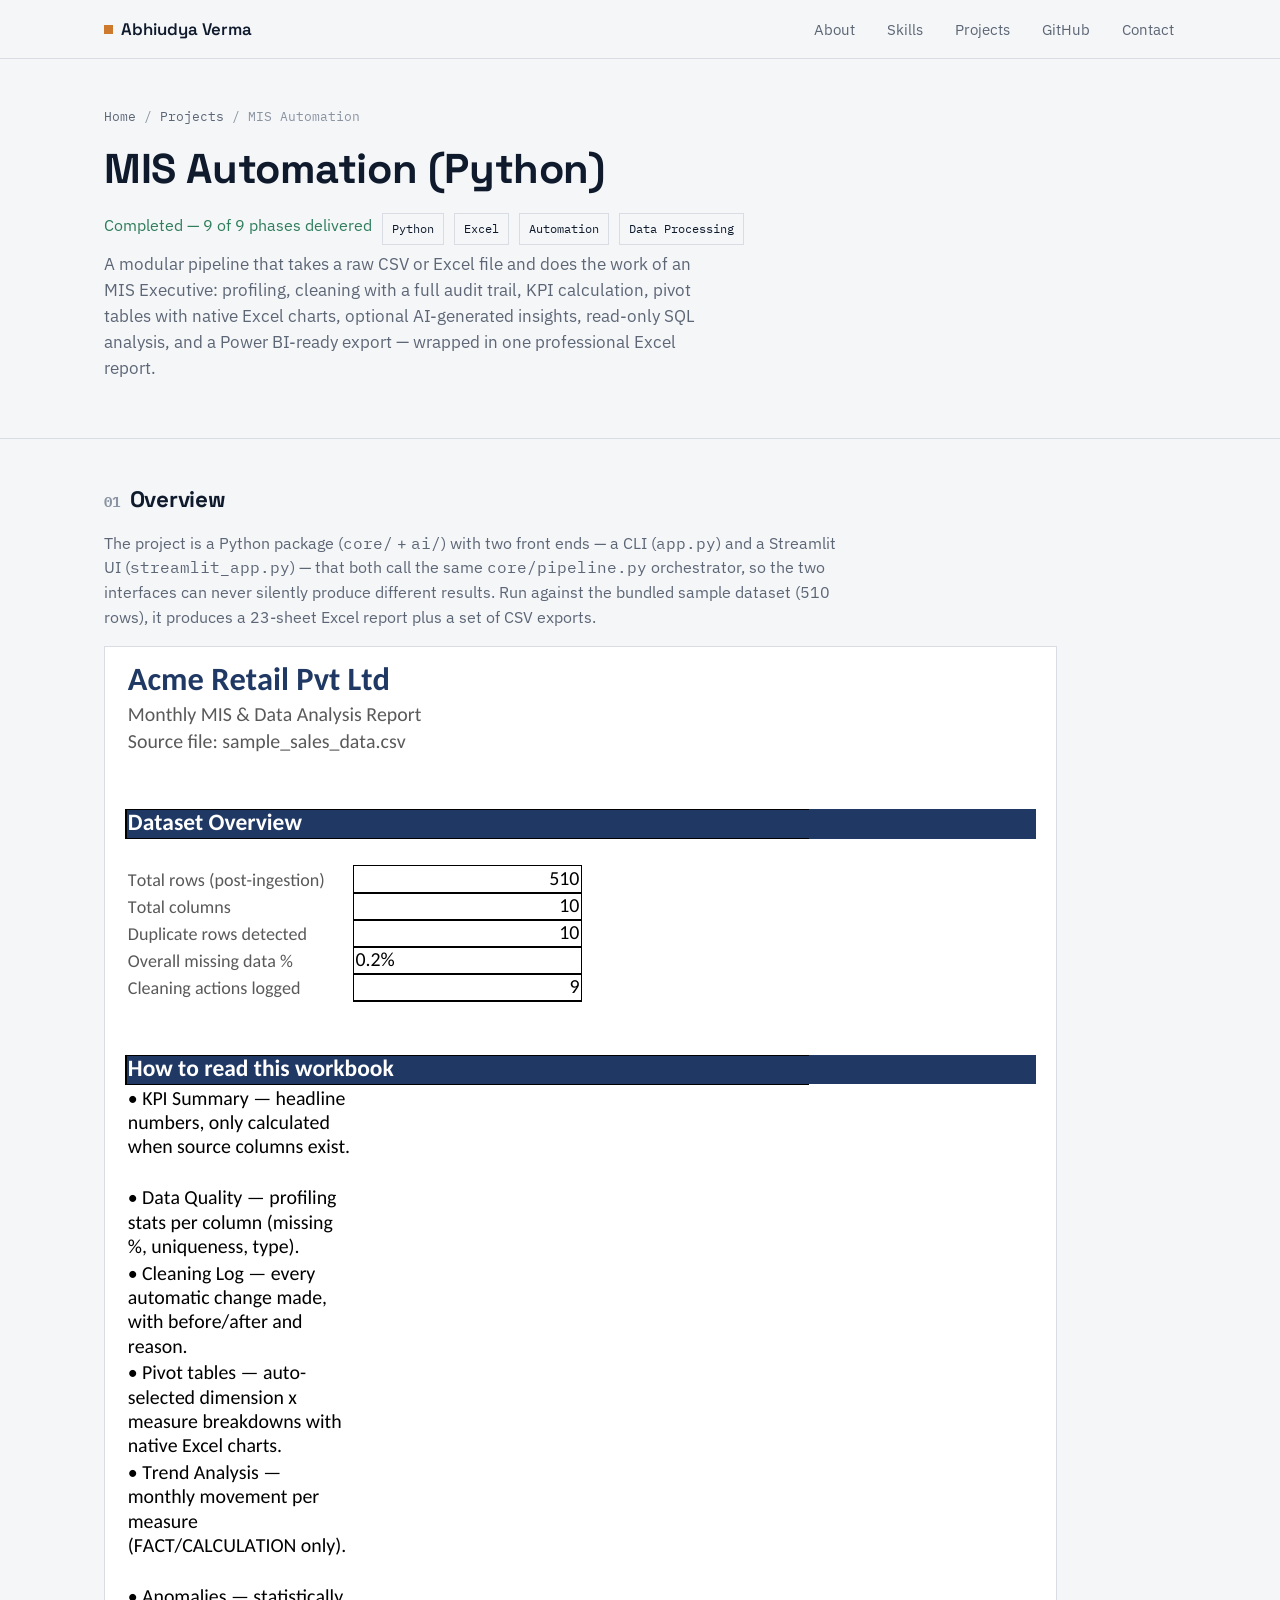
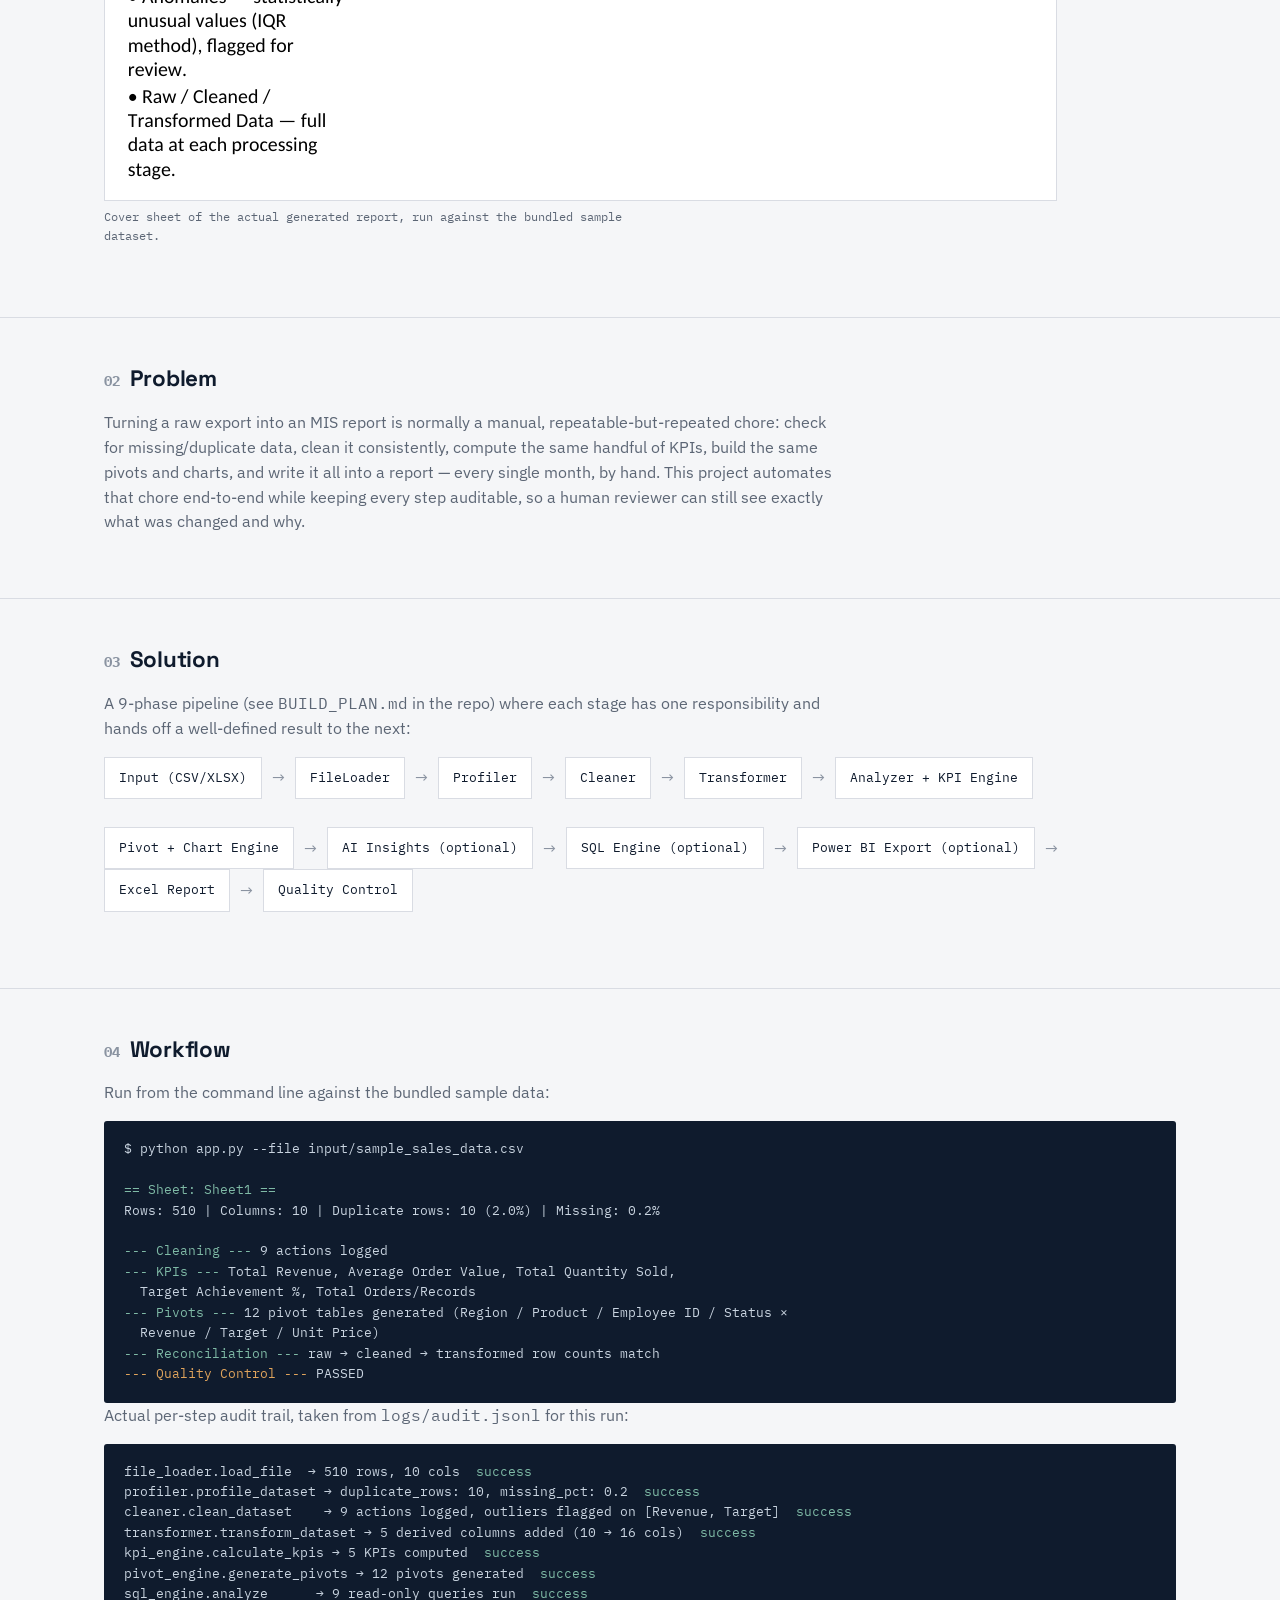
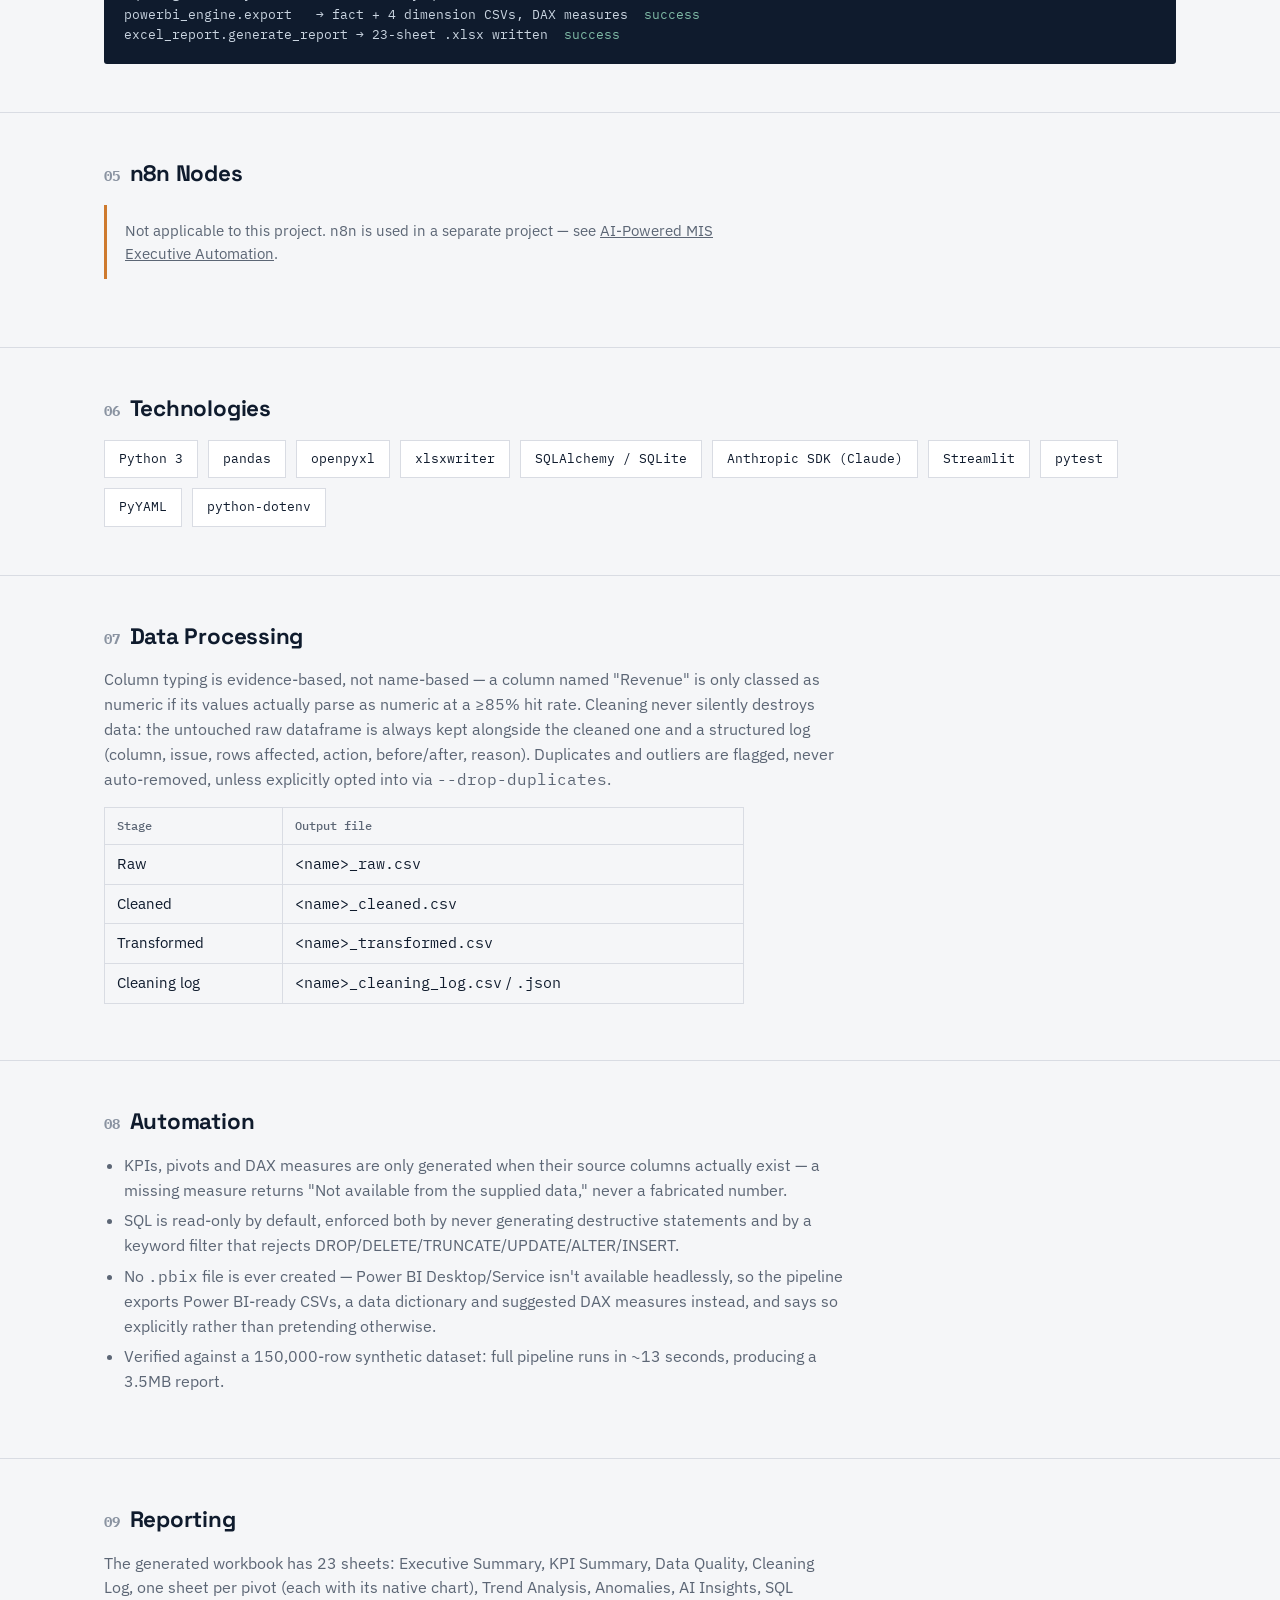
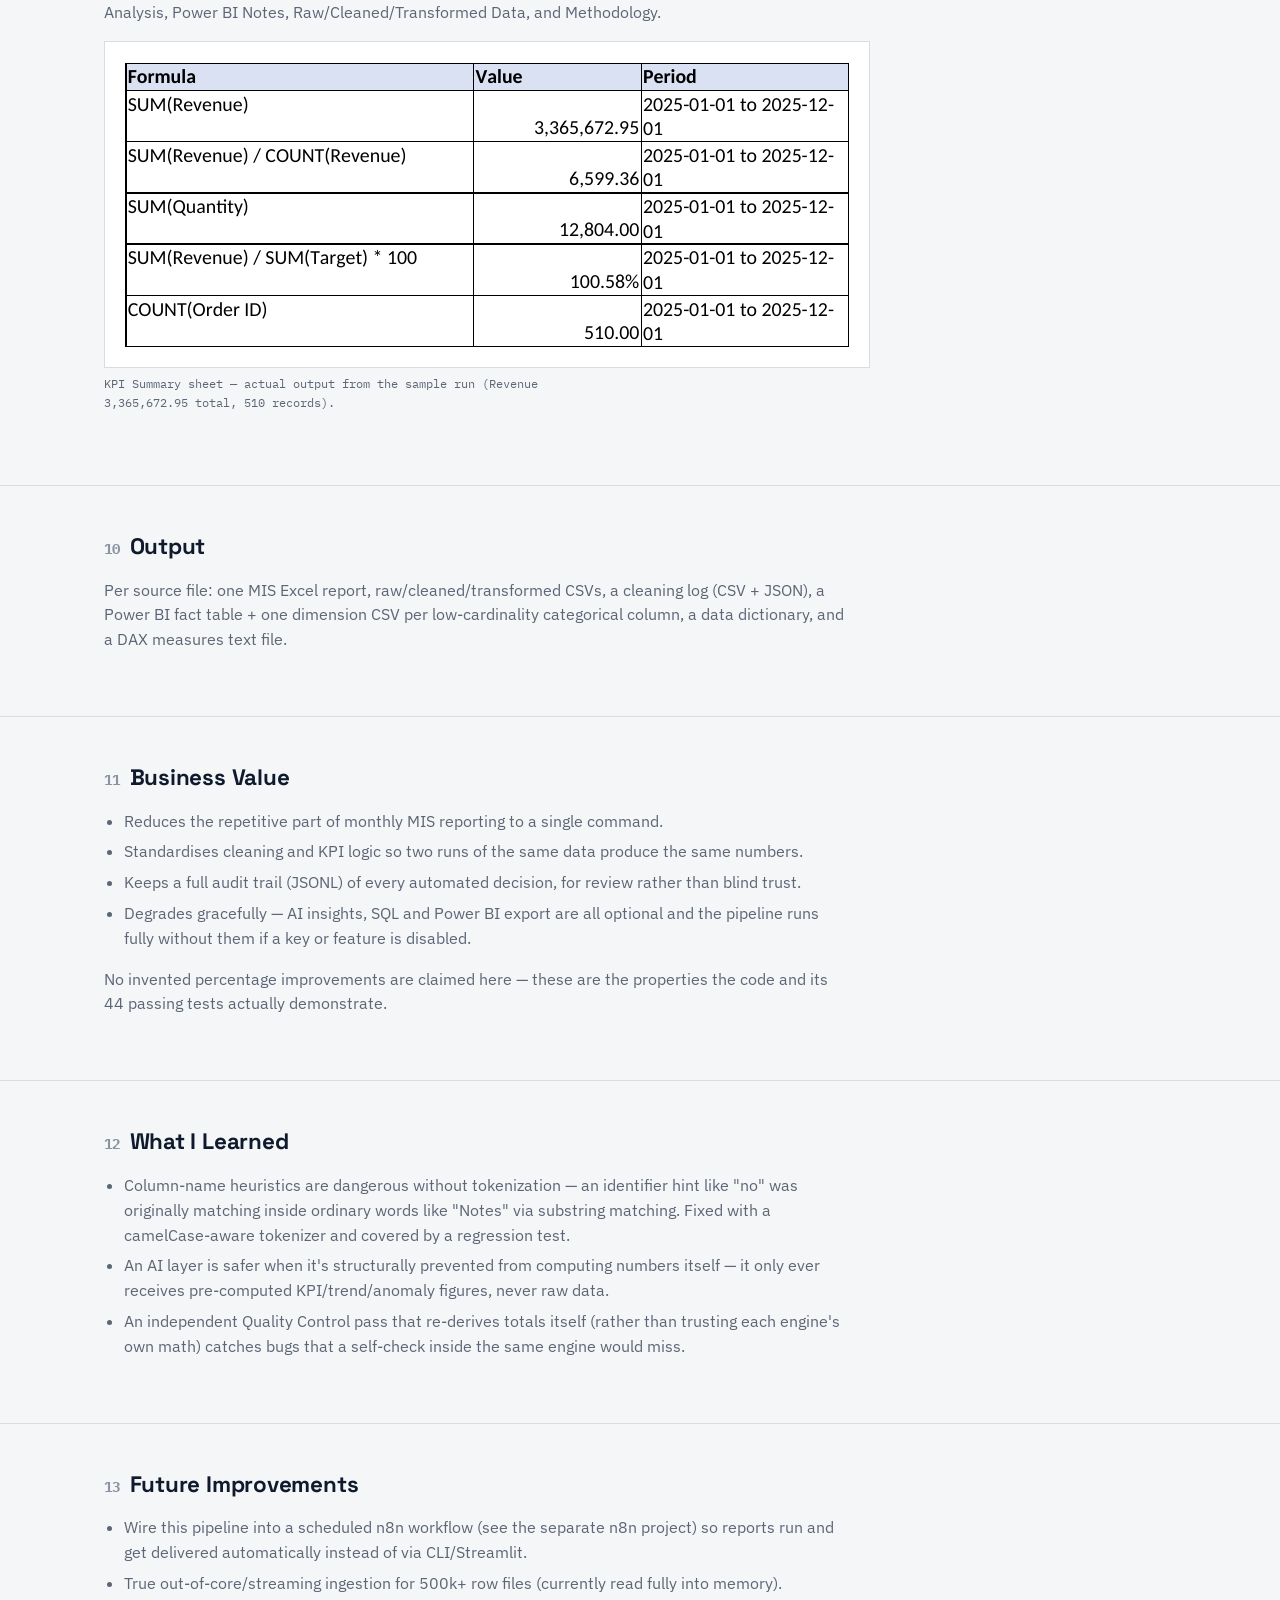
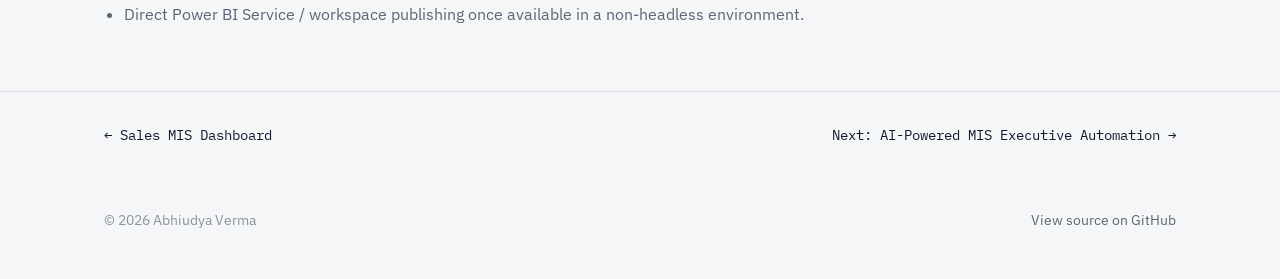
<file: projects/mis-automation.html>
<!DOCTYPE html>
<html lang="en">
<head>
<meta charset="UTF-8">
<meta name="viewport" content="width=device-width, initial-scale=1.0">
<title>MIS Automation (Python) — Abhiudya Verma</title>
<meta name="description" content="Case study: a modular Python pipeline that turns a raw CSV/XLSX into a fully audited MIS Excel report — cleaning log, KPIs, pivots with native charts, optional AI insights, SQL analysis and a Power BI export.">
<link rel="canonical" href="https://abhiudyav.github.io/projects/mis-automation.html">
<link rel="icon" href="data:image/svg+xml,%3Csvg xmlns='http://www.w3.org/2000/svg' viewBox='0 0 100 100'%3E%3Crect width='100' height='100' fill='%2314284B'/%3E%3Crect x='20' y='55' width='14' height='28' fill='%23F5F6F8'/%3E%3Crect x='43' y='38' width='14' height='45' fill='%232C7A8C'/%3E%3Crect x='66' y='22' width='14' height='61' fill='%23CE7A2E'/%3E%3C/svg%3E">
<link rel="preconnect" href="https://fonts.googleapis.com">
<link rel="preconnect" href="https://fonts.gstatic.com" crossorigin>
<link href="https://fonts.googleapis.com/css2?family=Space+Grotesk:wght@500;600;700&family=IBM+Plex+Sans:wght@400;500;600&family=IBM+Plex+Mono:wght@400;500&display=swap" rel="stylesheet">
<link rel="stylesheet" href="../assets/css/style.css">
</head>
<body>
<a class="skip-link" href="#main">Skip to content</a>
<header class="site-header">
  <nav class="nav">
    <a class="nav-brand" href="../index.html#top"><span class="dot"></span>Abhiudya Verma</a>
    <button class="nav-toggle" aria-label="Toggle menu" aria-expanded="false"><span></span><span></span><span></span></button>
    <ul class="nav-links">
      <li><a href="../index.html#about">About</a></li>
      <li><a href="../index.html#skills">Skills</a></li>
      <li><a href="../index.html#projects">Projects</a></li>
      <li><a href="../index.html#github">GitHub</a></li>
      <li><a href="../index.html#contact">Contact</a></li>
    </ul>
  </nav>
</header>

<main id="main">
  <div class="project-hero">
    <div class="container">
      <div class="breadcrumb"><a href="../index.html">Home</a> / <a href="../index.html#projects">Projects</a> / MIS Automation</div>
      <h1>MIS Automation (Python)</h1>
      <div class="meta-row">
        <span class="status live">Completed — 9 of 9 phases delivered</span>
        <span class="tag">Python</span><span class="tag">Excel</span><span class="tag">Automation</span><span class="tag">Data Processing</span>
      </div>
      <p class="lede">A modular pipeline that takes a raw CSV or Excel file and does the work of
      an MIS Executive: profiling, cleaning with a full audit trail, KPI calculation, pivot tables
      with native Excel charts, optional AI-generated insights, read-only SQL analysis, and a
      Power BI-ready export — wrapped in one professional Excel report.</p>
    </div>
  </div>

  <div class="doc-section">
    <div class="container">
      <h2><span class="sec-num">01</span>Overview</h2>
      <p>The project is a Python package (<span class="mono">core/</span> + <span class="mono">ai/</span>)
      with two front ends — a CLI (<span class="mono">app.py</span>) and a Streamlit UI
      (<span class="mono">streamlit_app.py</span>) — that both call the same
      <span class="mono">core/pipeline.py</span> orchestrator, so the two interfaces can never
      silently produce different results. Run against the bundled sample dataset (510 rows), it
      produces a 23-sheet Excel report plus a set of CSV exports.</p>
      <img src="../assets/images/mis-automation-report-cover.png" alt="Cover sheet of the generated MIS Excel report, showing dataset overview and how-to-read-this-workbook guide">
      <p class="img-cap">Cover sheet of the actual generated report, run against the bundled sample dataset.</p>
    </div>
  </div>

  <div class="doc-section">
    <div class="container">
      <h2><span class="sec-num">02</span>Problem</h2>
      <p>Turning a raw export into an MIS report is normally a manual, repeatable-but-repeated
      chore: check for missing/duplicate data, clean it consistently, compute the same handful of
      KPIs, build the same pivots and charts, and write it all into a report — every single month,
      by hand. This project automates that chore end-to-end while keeping every step auditable,
      so a human reviewer can still see exactly what was changed and why.</p>
    </div>
  </div>

  <div class="doc-section">
    <div class="container">
      <h2><span class="sec-num">03</span>Solution</h2>
      <p>A 9-phase pipeline (see <span class="mono">BUILD_PLAN.md</span> in the repo) where each
      stage has one responsibility and hands off a well-defined result to the next:</p>
      <div class="arch-flow">
        <span class="arch-step">Input (CSV/XLSX)</span><span class="arch-arrow">→</span>
        <span class="arch-step">FileLoader</span><span class="arch-arrow">→</span>
        <span class="arch-step">Profiler</span><span class="arch-arrow">→</span>
        <span class="arch-step">Cleaner</span><span class="arch-arrow">→</span>
        <span class="arch-step">Transformer</span><span class="arch-arrow">→</span>
        <span class="arch-step">Analyzer + KPI Engine</span>
      </div>
      <div class="arch-flow">
        <span class="arch-step">Pivot + Chart Engine</span><span class="arch-arrow">→</span>
        <span class="arch-step">AI Insights (optional)</span><span class="arch-arrow">→</span>
        <span class="arch-step">SQL Engine (optional)</span><span class="arch-arrow">→</span>
        <span class="arch-step">Power BI Export (optional)</span><span class="arch-arrow">→</span>
        <span class="arch-step">Excel Report</span><span class="arch-arrow">→</span>
        <span class="arch-step">Quality Control</span>
      </div>
    </div>
  </div>

  <div class="doc-section">
    <div class="container">
      <h2><span class="sec-num">04</span>Workflow</h2>
      <p>Run from the command line against the bundled sample data:</p>
      <div class="log-block">$ python app.py --file input/sample_sales_data.csv<br>
&nbsp;<br>
<span class="m">== Sheet: Sheet1 ==</span><br>
Rows: 510 | Columns: 10 | Duplicate rows: 10 (2.0%) | Missing: 0.2%<br>
&nbsp;<br>
<span class="m">--- Cleaning ---</span> 9 actions logged<br>
<span class="m">--- KPIs ---</span> Total Revenue, Average Order Value, Total Quantity Sold,<br>
&nbsp;&nbsp;Target Achievement %, Total Orders/Records<br>
<span class="m">--- Pivots ---</span> 12 pivot tables generated (Region / Product / Employee ID / Status ×<br>
&nbsp;&nbsp;Revenue / Target / Unit Price)<br>
<span class="m">--- Reconciliation ---</span> raw → cleaned → transformed row counts match<br>
<span class="k">--- Quality Control ---</span> PASSED</div>
      <p>Actual per-step audit trail, taken from <span class="mono">logs/audit.jsonl</span> for this run:</p>
      <div class="log-block">
      file_loader.load_file &nbsp;→ 510 rows, 10 cols&nbsp; <span class="m">success</span><br>
      profiler.profile_dataset → duplicate_rows: 10, missing_pct: 0.2&nbsp; <span class="m">success</span><br>
      cleaner.clean_dataset &nbsp;&nbsp;&nbsp;→ 9 actions logged, outliers flagged on [Revenue, Target]&nbsp; <span class="m">success</span><br>
      transformer.transform_dataset → 5 derived columns added (10 → 16 cols)&nbsp; <span class="m">success</span><br>
      kpi_engine.calculate_kpis → 5 KPIs computed&nbsp; <span class="m">success</span><br>
      pivot_engine.generate_pivots → 12 pivots generated&nbsp; <span class="m">success</span><br>
      sql_engine.analyze &nbsp;&nbsp;&nbsp;&nbsp;&nbsp;→ 9 read-only queries run&nbsp; <span class="m">success</span><br>
      powerbi_engine.export &nbsp;&nbsp;→ fact + 4 dimension CSVs, DAX measures&nbsp; <span class="m">success</span><br>
      excel_report.generate_report → 23-sheet .xlsx written&nbsp; <span class="m">success</span>
      </div>
    </div>
  </div>

  <div class="doc-section">
    <div class="container">
      <h2><span class="sec-num">05</span>n8n Nodes</h2>
      <p class="callout">Not applicable to this project. n8n is used in a separate project — see <a href="n8n-mis-automation.html">AI-Powered MIS Executive Automation</a>.</p>
    </div>
  </div>

  <div class="doc-section">
    <div class="container">
      <h2><span class="sec-num">06</span>Technologies</h2>
      <div class="tools-band">
        <span class="tool-chip">Python 3</span><span class="tool-chip">pandas</span>
        <span class="tool-chip">openpyxl</span><span class="tool-chip">xlsxwriter</span>
        <span class="tool-chip">SQLAlchemy / SQLite</span><span class="tool-chip">Anthropic SDK (Claude)</span>
        <span class="tool-chip">Streamlit</span><span class="tool-chip">pytest</span>
        <span class="tool-chip">PyYAML</span><span class="tool-chip">python-dotenv</span>
      </div>
    </div>
  </div>

  <div class="doc-section">
    <div class="container">
      <h2><span class="sec-num">07</span>Data Processing</h2>
      <p>Column typing is evidence-based, not name-based — a column named "Revenue" is only
      classed as numeric if its values actually parse as numeric at a ≥85% hit rate. Cleaning never
      silently destroys data: the untouched raw dataframe is always kept alongside the cleaned one
      and a structured log (column, issue, rows affected, action, before/after, reason). Duplicates
      and outliers are flagged, never auto-removed, unless explicitly opted into via
      <span class="mono">--drop-duplicates</span>.</p>
      <table class="data-table">
        <tr><th>Stage</th><th>Output file</th></tr>
        <tr><td>Raw</td><td><span class="mono">&lt;name&gt;_raw.csv</span></td></tr>
        <tr><td>Cleaned</td><td><span class="mono">&lt;name&gt;_cleaned.csv</span></td></tr>
        <tr><td>Transformed</td><td><span class="mono">&lt;name&gt;_transformed.csv</span></td></tr>
        <tr><td>Cleaning log</td><td><span class="mono">&lt;name&gt;_cleaning_log.csv</span> / <span class="mono">.json</span></td></tr>
      </table>
    </div>
  </div>

  <div class="doc-section">
    <div class="container">
      <h2><span class="sec-num">08</span>Automation</h2>
      <ul>
        <li>KPIs, pivots and DAX measures are only generated when their source columns actually
        exist — a missing measure returns "Not available from the supplied data," never a fabricated number.</li>
        <li>SQL is read-only by default, enforced both by never generating destructive statements
        and by a keyword filter that rejects DROP/DELETE/TRUNCATE/UPDATE/ALTER/INSERT.</li>
        <li>No <span class="mono">.pbix</span> file is ever created — Power BI Desktop/Service
        isn't available headlessly, so the pipeline exports Power BI-ready CSVs, a data dictionary
        and suggested DAX measures instead, and says so explicitly rather than pretending otherwise.</li>
        <li>Verified against a 150,000-row synthetic dataset: full pipeline runs in ~13 seconds,
        producing a 3.5MB report.</li>
      </ul>
    </div>
  </div>

  <div class="doc-section">
    <div class="container">
      <h2><span class="sec-num">09</span>Reporting</h2>
      <p>The generated workbook has 23 sheets: Executive Summary, KPI Summary, Data Quality,
      Cleaning Log, one sheet per pivot (each with its native chart), Trend Analysis, Anomalies,
      AI Insights, SQL Analysis, Power BI Notes, Raw/Cleaned/Transformed Data, and Methodology.</p>
      <img src="../assets/images/mis-automation-kpi-summary.png" alt="KPI Summary sheet from the generated report, showing formula, value and period for each computed KPI">
      <p class="img-cap">KPI Summary sheet — actual output from the sample run (Revenue 3,365,672.95 total, 510 records).</p>
    </div>
  </div>

  <div class="doc-section">
    <div class="container">
      <h2><span class="sec-num">10</span>Output</h2>
      <p>Per source file: one MIS Excel report, raw/cleaned/transformed CSVs, a cleaning log
      (CSV + JSON), a Power BI fact table + one dimension CSV per low-cardinality categorical
      column, a data dictionary, and a DAX measures text file.</p>
    </div>
  </div>

  <div class="doc-section">
    <div class="container">
      <h2><span class="sec-num">11</span>Business Value</h2>
      <ul>
        <li>Reduces the repetitive part of monthly MIS reporting to a single command.</li>
        <li>Standardises cleaning and KPI logic so two runs of the same data produce the same numbers.</li>
        <li>Keeps a full audit trail (JSONL) of every automated decision, for review rather than blind trust.</li>
        <li>Degrades gracefully — AI insights, SQL and Power BI export are all optional and the
        pipeline runs fully without them if a key or feature is disabled.</li>
      </ul>
      <p>No invented percentage improvements are claimed here — these are the properties the code
      and its 44 passing tests actually demonstrate.</p>
    </div>
  </div>

  <div class="doc-section">
    <div class="container">
      <h2><span class="sec-num">12</span>What I Learned</h2>
      <ul>
        <li>Column-name heuristics are dangerous without tokenization — an identifier hint like
        "no" was originally matching inside ordinary words like "Notes" via substring matching.
        Fixed with a camelCase-aware tokenizer and covered by a regression test.</li>
        <li>An AI layer is safer when it's structurally prevented from computing numbers itself —
        it only ever receives pre-computed KPI/trend/anomaly figures, never raw data.</li>
        <li>An independent Quality Control pass that re-derives totals itself (rather than trusting
        each engine's own math) catches bugs that a self-check inside the same engine would miss.</li>
      </ul>
    </div>
  </div>

  <div class="doc-section">
    <div class="container">
      <h2><span class="sec-num">13</span>Future Improvements</h2>
      <ul>
        <li>Wire this pipeline into a scheduled n8n workflow (see the separate n8n project) so reports
        run and get delivered automatically instead of via CLI/Streamlit.</li>
        <li>True out-of-core/streaming ingestion for 500k+ row files (currently read fully into memory).</li>
        <li>Direct Power BI Service / workspace publishing once available in a non-headless environment.</li>
      </ul>
    </div>
  </div>

  <div class="container">
    <div class="next-project">
      <a href="sales-mis-dashboard.html">← Sales MIS Dashboard</a>
      <a href="n8n-mis-automation.html">Next: AI-Powered MIS Executive Automation →</a>
    </div>
  </div>
</main>

<footer>
  <div class="container">
    <span>© <span data-year>2026</span> Abhiudya Verma</span>
    <span><a href="https://github.com/abhiudyav/abhiudyav.github.io" target="_blank" rel="noopener">View source on GitHub</a></span>
  </div>
</footer>
<script src="../assets/js/main.js"></script>
</body>
</html>
</file>
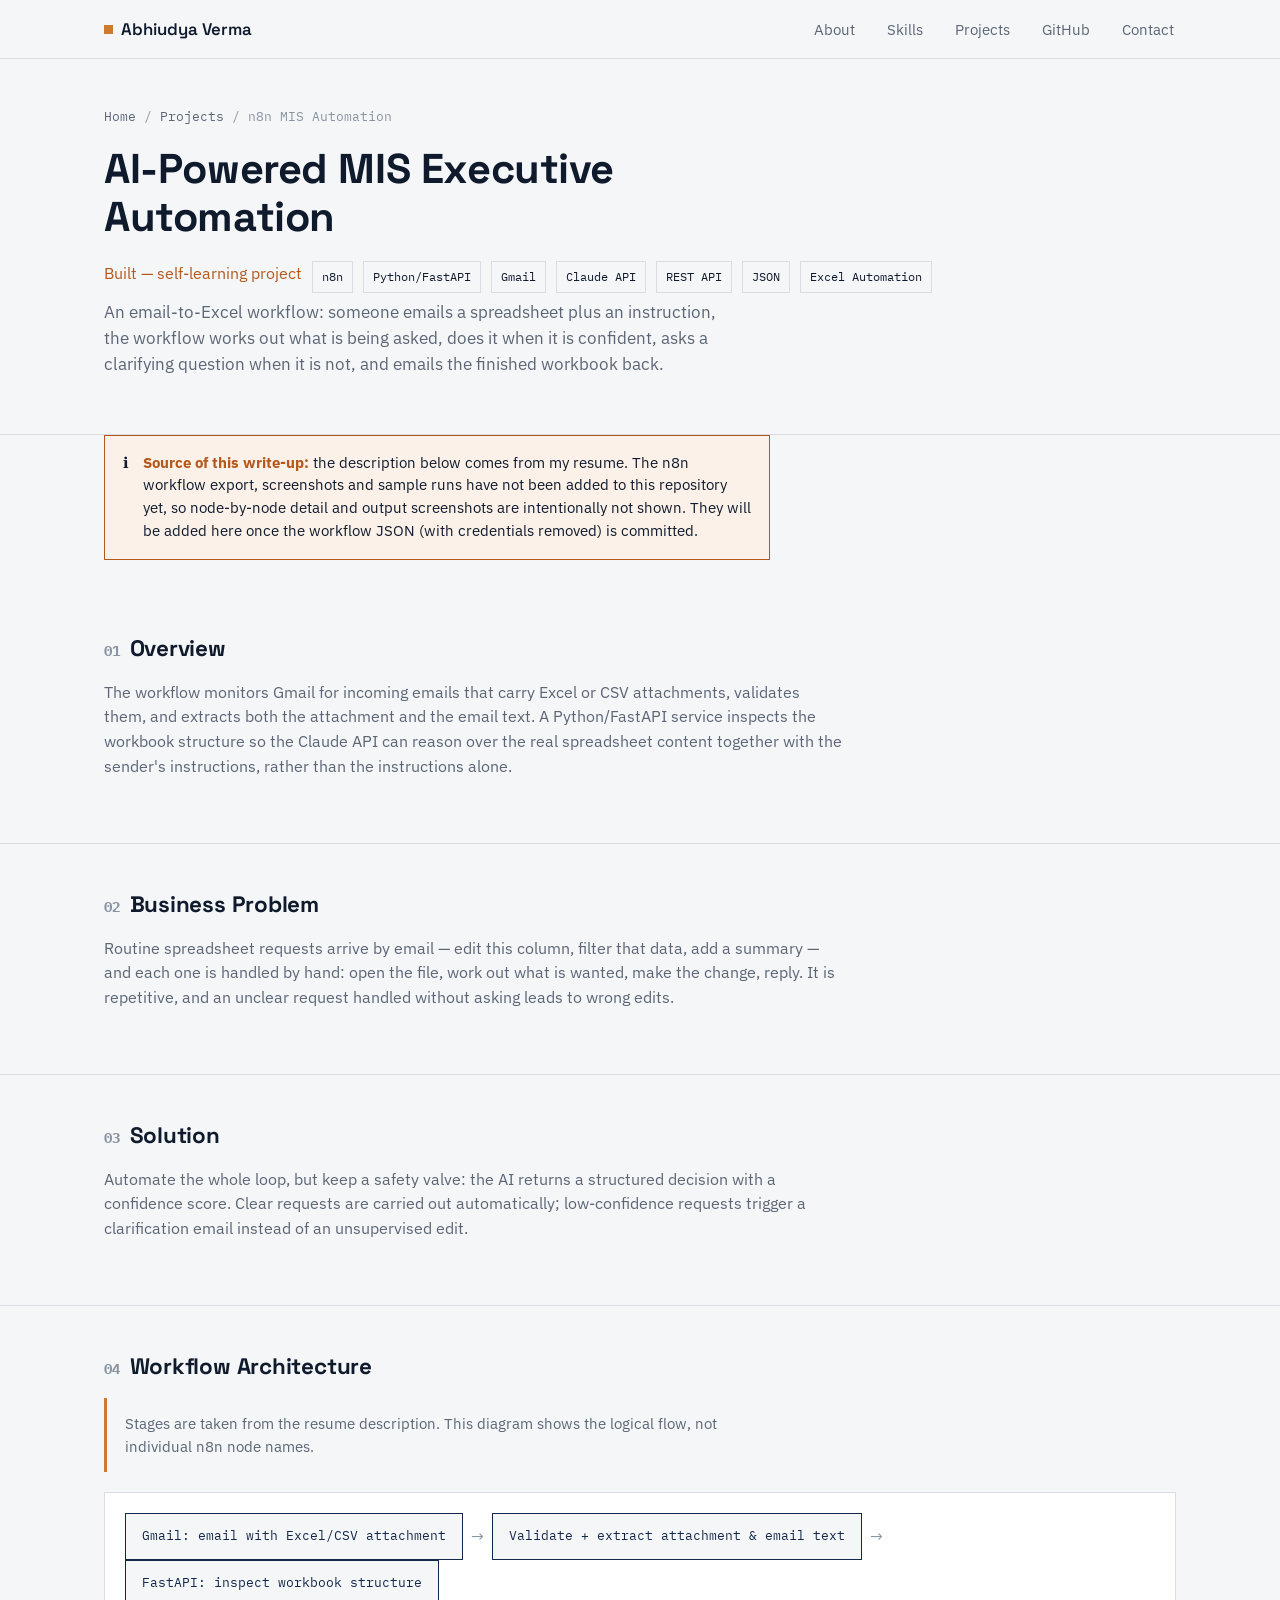
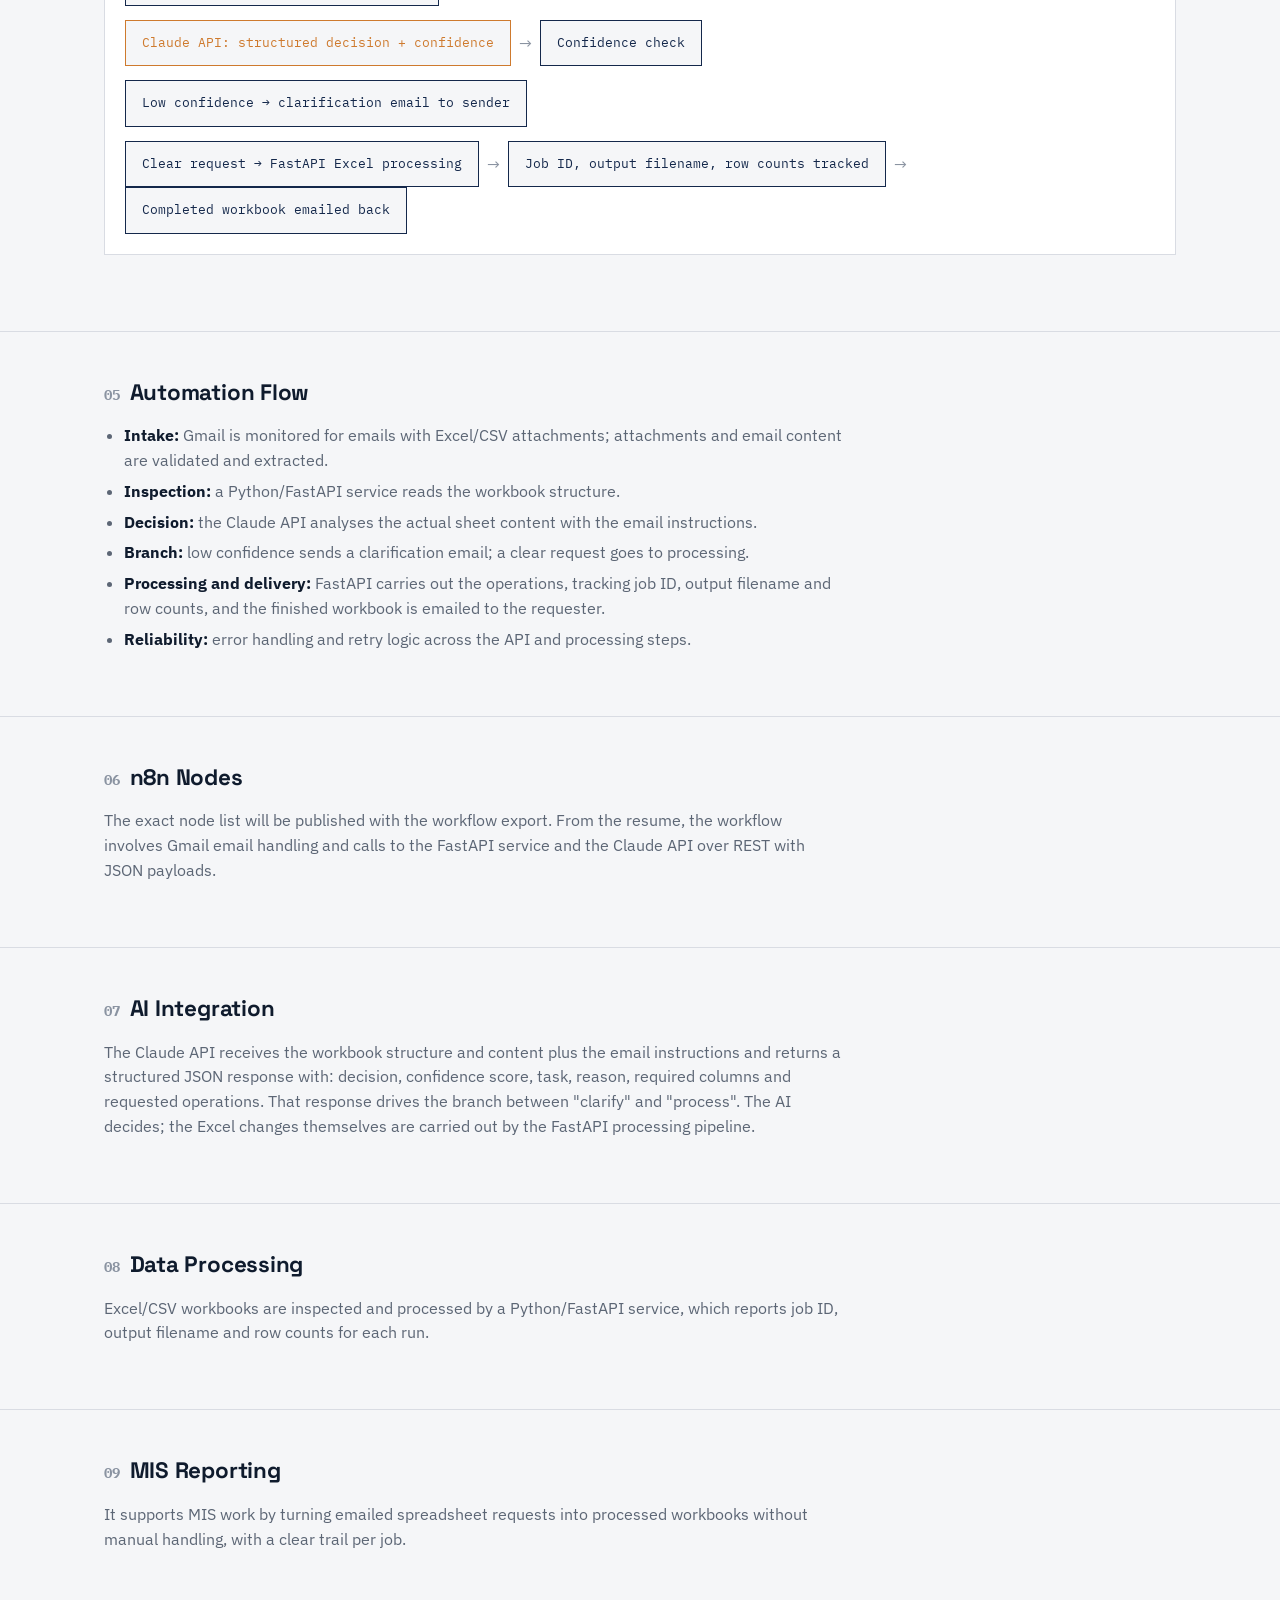
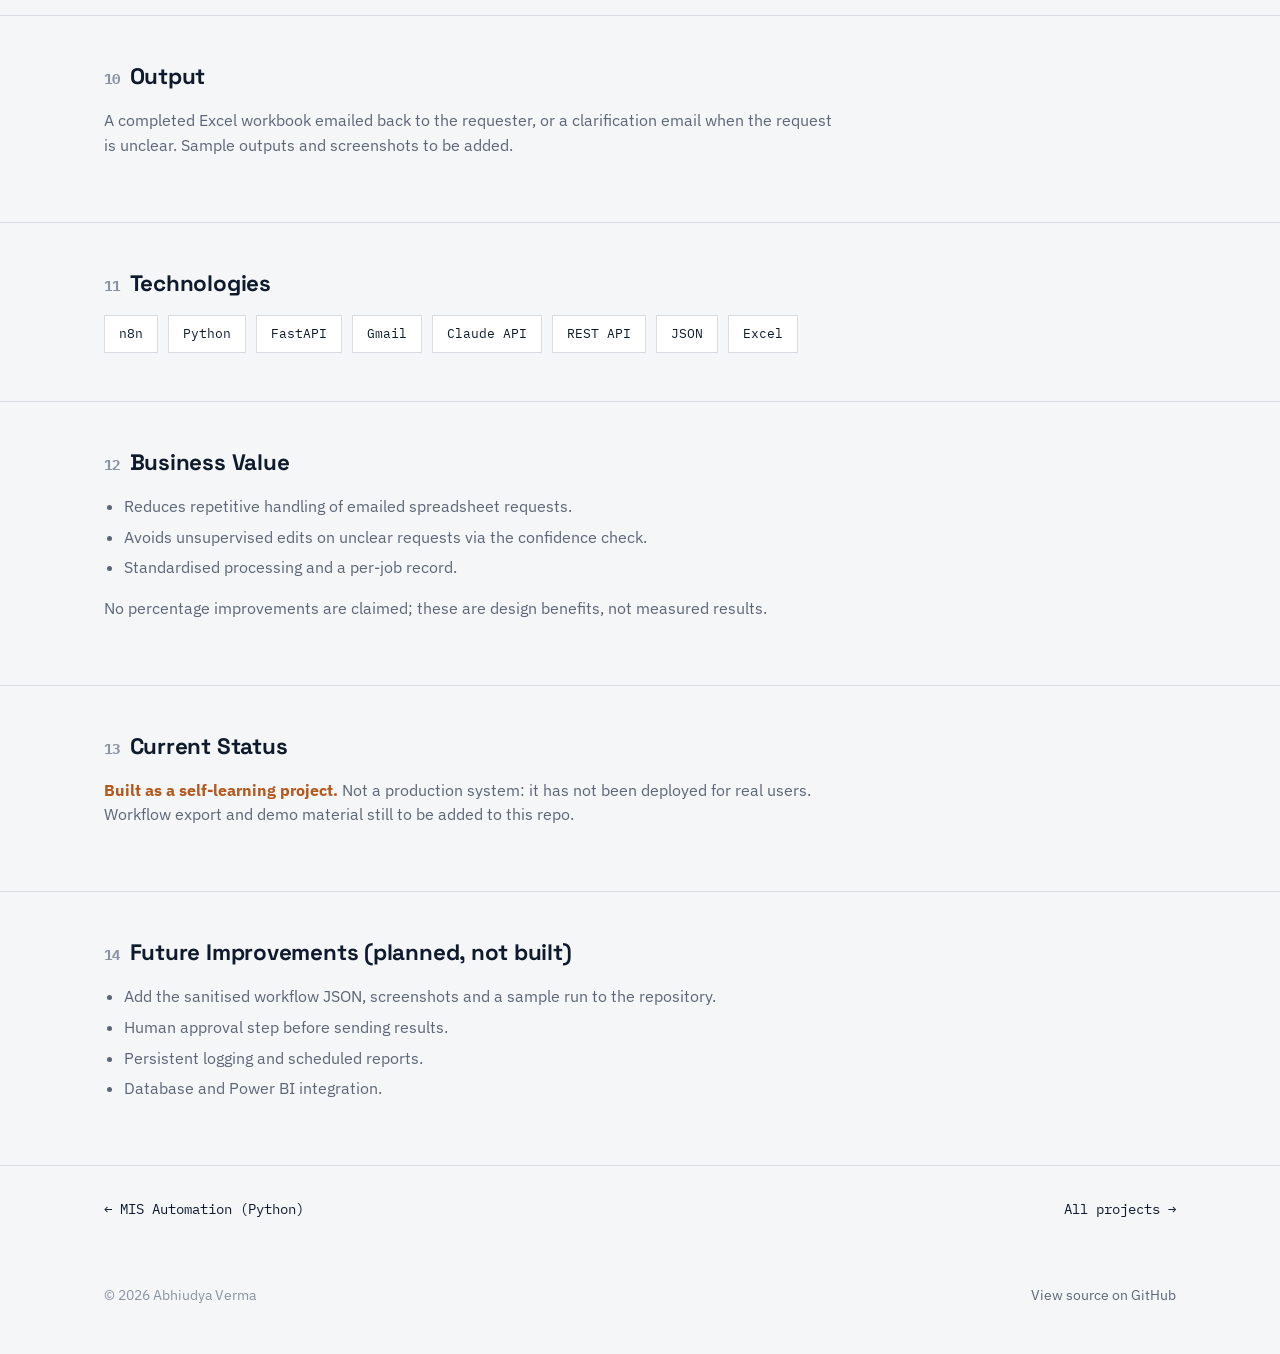
<file: projects/n8n-mis-automation.html>
<!DOCTYPE html>
<html lang="en">
<head>
<meta charset="UTF-8">
<meta name="viewport" content="width=device-width, initial-scale=1.0">
<title>AI-Powered MIS Executive Automation (n8n) — Abhiudya Verma</title>
<meta name="description" content="Case study: an n8n + Python/FastAPI + Claude API workflow that reads Excel/CSV requests from Gmail, decides with a confidence score, processes the workbook and emails it back.">
<link rel="canonical" href="https://abhiudyav.github.io/projects/n8n-mis-automation.html">
<link rel="icon" href="data:image/svg+xml,%3Csvg xmlns='http://www.w3.org/2000/svg' viewBox='0 0 100 100'%3E%3Crect width='100' height='100' fill='%2314284B'/%3E%3Crect x='20' y='55' width='14' height='28' fill='%23F5F6F8'/%3E%3Crect x='43' y='38' width='14' height='45' fill='%232C7A8C'/%3E%3Crect x='66' y='22' width='14' height='61' fill='%23CE7A2E'/%3E%3C/svg%3E">
<link rel="preconnect" href="https://fonts.googleapis.com">
<link rel="preconnect" href="https://fonts.gstatic.com" crossorigin>
<link href="https://fonts.googleapis.com/css2?family=Space+Grotesk:wght@500;600;700&family=IBM+Plex+Sans:wght@400;500;600&family=IBM+Plex+Mono:wght@400;500&display=swap" rel="stylesheet">
<link rel="stylesheet" href="../assets/css/style.css">
</head>
<body>
<a class="skip-link" href="#main">Skip to content</a>
<header class="site-header">
  <nav class="nav">
    <a class="nav-brand" href="../index.html#top"><span class="dot"></span>Abhiudya Verma</a>
    <button class="nav-toggle" aria-label="Toggle menu" aria-expanded="false"><span></span><span></span><span></span></button>
    <ul class="nav-links">
      <li><a href="../index.html#about">About</a></li>
      <li><a href="../index.html#skills">Skills</a></li>
      <li><a href="../index.html#projects">Projects</a></li>
      <li><a href="../index.html#github">GitHub</a></li>
      <li><a href="../index.html#contact">Contact</a></li>
    </ul>
  </nav>
</header>

<main id="main">
  <div class="project-hero">
    <div class="container">
      <div class="breadcrumb"><a href="../index.html">Home</a> / <a href="../index.html#projects">Projects</a> / n8n MIS Automation</div>
      <h1>AI-Powered MIS Executive Automation</h1>
      <div class="meta-row">
        <span class="status progress">Built — self-learning project</span>
        <span class="tag">n8n</span><span class="tag">Python/FastAPI</span><span class="tag">Gmail</span><span class="tag">Claude API</span><span class="tag">REST API</span><span class="tag">JSON</span><span class="tag">Excel Automation</span>
      </div>
      <p class="lede">An email-to-Excel workflow: someone emails a spreadsheet plus an instruction,
      the workflow works out what is being asked, does it when it is confident, asks a
      clarifying question when it is not, and emails the finished workbook back.</p>
    </div>
  </div>

  <div class="container">
    <div class="status-banner">
      <span>ℹ</span>
      <span><strong>Source of this write-up:</strong> the description below comes from my resume.
      The n8n workflow export, screenshots and sample runs have not been added to this repository
      yet, so node-by-node detail and output screenshots are intentionally not shown. They will be
      added here once the workflow JSON (with credentials removed) is committed.</span>
    </div>
  </div>

  <div class="doc-section"><div class="container">
    <h2><span class="sec-num">01</span>Overview</h2>
    <p>The workflow monitors Gmail for incoming emails that carry Excel or CSV attachments,
    validates them, and extracts both the attachment and the email text. A Python/FastAPI service
    inspects the workbook structure so the Claude API can reason over the real spreadsheet content
    together with the sender's instructions, rather than the instructions alone.</p>
  </div></div>

  <div class="doc-section"><div class="container">
    <h2><span class="sec-num">02</span>Business Problem</h2>
    <p>Routine spreadsheet requests arrive by email — edit this column, filter that data, add a
    summary — and each one is handled by hand: open the file, work out what is wanted, make the
    change, reply. It is repetitive, and an unclear request handled without asking leads to
    wrong edits.</p>
  </div></div>

  <div class="doc-section"><div class="container">
    <h2><span class="sec-num">03</span>Solution</h2>
    <p>Automate the whole loop, but keep a safety valve: the AI returns a structured decision with
    a confidence score. Clear requests are carried out automatically; low-confidence requests
    trigger a clarification email instead of an unsupervised edit.</p>
  </div></div>

  <div class="doc-section"><div class="container">
    <h2><span class="sec-num">04</span>Workflow Architecture</h2>
    <p class="callout">Stages are taken from the resume description. This diagram shows the logical
    flow, not individual n8n node names.</p>
    <div class="diagram">
      <div class="diagram-row">
        <span class="diagram-node">Gmail: email with Excel/CSV attachment</span><span class="diagram-arrow">→</span>
        <span class="diagram-node">Validate + extract attachment &amp; email text</span><span class="diagram-arrow">→</span>
        <span class="diagram-node">FastAPI: inspect workbook structure</span>
      </div>
      <div class="diagram-row" style="margin-top:14px;">
        <span class="diagram-node ai">Claude API: structured decision + confidence</span><span class="diagram-arrow">→</span>
        <span class="diagram-node">Confidence check</span>
      </div>
      <div class="diagram-row" style="margin-top:14px;">
        <span class="diagram-node">Low confidence → clarification email to sender</span>
      </div>
      <div class="diagram-row" style="margin-top:14px;">
        <span class="diagram-node">Clear request → FastAPI Excel processing</span><span class="diagram-arrow">→</span>
        <span class="diagram-node">Job ID, output filename, row counts tracked</span><span class="diagram-arrow">→</span>
        <span class="diagram-node">Completed workbook emailed back</span>
      </div>
    </div>
  </div></div>

  <div class="doc-section"><div class="container">
    <h2><span class="sec-num">05</span>Automation Flow</h2>
    <ul>
      <li><strong style="color:var(--ink)">Intake:</strong> Gmail is monitored for emails with Excel/CSV attachments; attachments and email content are validated and extracted.</li>
      <li><strong style="color:var(--ink)">Inspection:</strong> a Python/FastAPI service reads the workbook structure.</li>
      <li><strong style="color:var(--ink)">Decision:</strong> the Claude API analyses the actual sheet content with the email instructions.</li>
      <li><strong style="color:var(--ink)">Branch:</strong> low confidence sends a clarification email; a clear request goes to processing.</li>
      <li><strong style="color:var(--ink)">Processing and delivery:</strong> FastAPI carries out the operations, tracking job ID, output filename and row counts, and the finished workbook is emailed to the requester.</li>
      <li><strong style="color:var(--ink)">Reliability:</strong> error handling and retry logic across the API and processing steps.</li>
    </ul>
  </div></div>

  <div class="doc-section"><div class="container">
    <h2><span class="sec-num">06</span>n8n Nodes</h2>
    <p>The exact node list will be published with the workflow export. From the resume, the
    workflow involves Gmail email handling and calls to the FastAPI service and the Claude API
    over REST with JSON payloads.</p>
  </div></div>

  <div class="doc-section"><div class="container">
    <h2><span class="sec-num">07</span>AI Integration</h2>
    <p>The Claude API receives the workbook structure and content plus the email instructions and
    returns a structured JSON response with: decision, confidence score, task, reason, required
    columns and requested operations. That response drives the branch between "clarify" and
    "process". The AI decides; the Excel changes themselves are carried out by the FastAPI
    processing pipeline.</p>
  </div></div>

  <div class="doc-section"><div class="container">
    <h2><span class="sec-num">08</span>Data Processing</h2>
    <p>Excel/CSV workbooks are inspected and processed by a Python/FastAPI service, which reports
    job ID, output filename and row counts for each run.</p>
  </div></div>

  <div class="doc-section"><div class="container">
    <h2><span class="sec-num">09</span>MIS Reporting</h2>
    <p>It supports MIS work by turning emailed spreadsheet requests into processed workbooks
    without manual handling, with a clear trail per job.</p>
  </div></div>

  <div class="doc-section"><div class="container">
    <h2><span class="sec-num">10</span>Output</h2>
    <p>A completed Excel workbook emailed back to the requester, or a clarification email when the
    request is unclear. Sample outputs and screenshots to be added.</p>
  </div></div>

  <div class="doc-section"><div class="container">
    <h2><span class="sec-num">11</span>Technologies</h2>
    <div class="tools-band">
      <span class="tool-chip">n8n</span><span class="tool-chip">Python</span><span class="tool-chip">FastAPI</span>
      <span class="tool-chip">Gmail</span><span class="tool-chip">Claude API</span><span class="tool-chip">REST API</span>
      <span class="tool-chip">JSON</span><span class="tool-chip">Excel</span>
    </div>
  </div></div>

  <div class="doc-section"><div class="container">
    <h2><span class="sec-num">12</span>Business Value</h2>
    <ul>
      <li>Reduces repetitive handling of emailed spreadsheet requests.</li>
      <li>Avoids unsupervised edits on unclear requests via the confidence check.</li>
      <li>Standardised processing and a per-job record.</li>
    </ul>
    <p>No percentage improvements are claimed; these are design benefits, not measured results.</p>
  </div></div>

  <div class="doc-section"><div class="container">
    <h2><span class="sec-num">13</span>Current Status</h2>
    <p><strong style="color:var(--warn)">Built as a self-learning project.</strong> Not a production
    system: it has not been deployed for real users. Workflow export and demo material still to be added to this repo.</p>
  </div></div>

  <div class="doc-section"><div class="container">
    <h2><span class="sec-num">14</span>Future Improvements (planned, not built)</h2>
    <ul>
      <li>Add the sanitised workflow JSON, screenshots and a sample run to the repository.</li>
      <li>Human approval step before sending results.</li>
      <li>Persistent logging and scheduled reports.</li>
      <li>Database and Power BI integration.</li>
    </ul>
  </div></div>

  <div class="container">
    <div class="next-project">
      <a href="mis-automation.html">← MIS Automation (Python)</a>
      <a href="../index.html#projects">All projects →</a>
    </div>
  </div>
</main>

<footer>
  <div class="container">
    <span>© <span data-year>2026</span> Abhiudya Verma</span>
    <span><a href="https://github.com/abhiudyav/abhiudyav.github.io" target="_blank" rel="noopener">View source on GitHub</a></span>
  </div>
</footer>
<script src="../assets/js/main.js"></script>
</body>
</html>
</file>
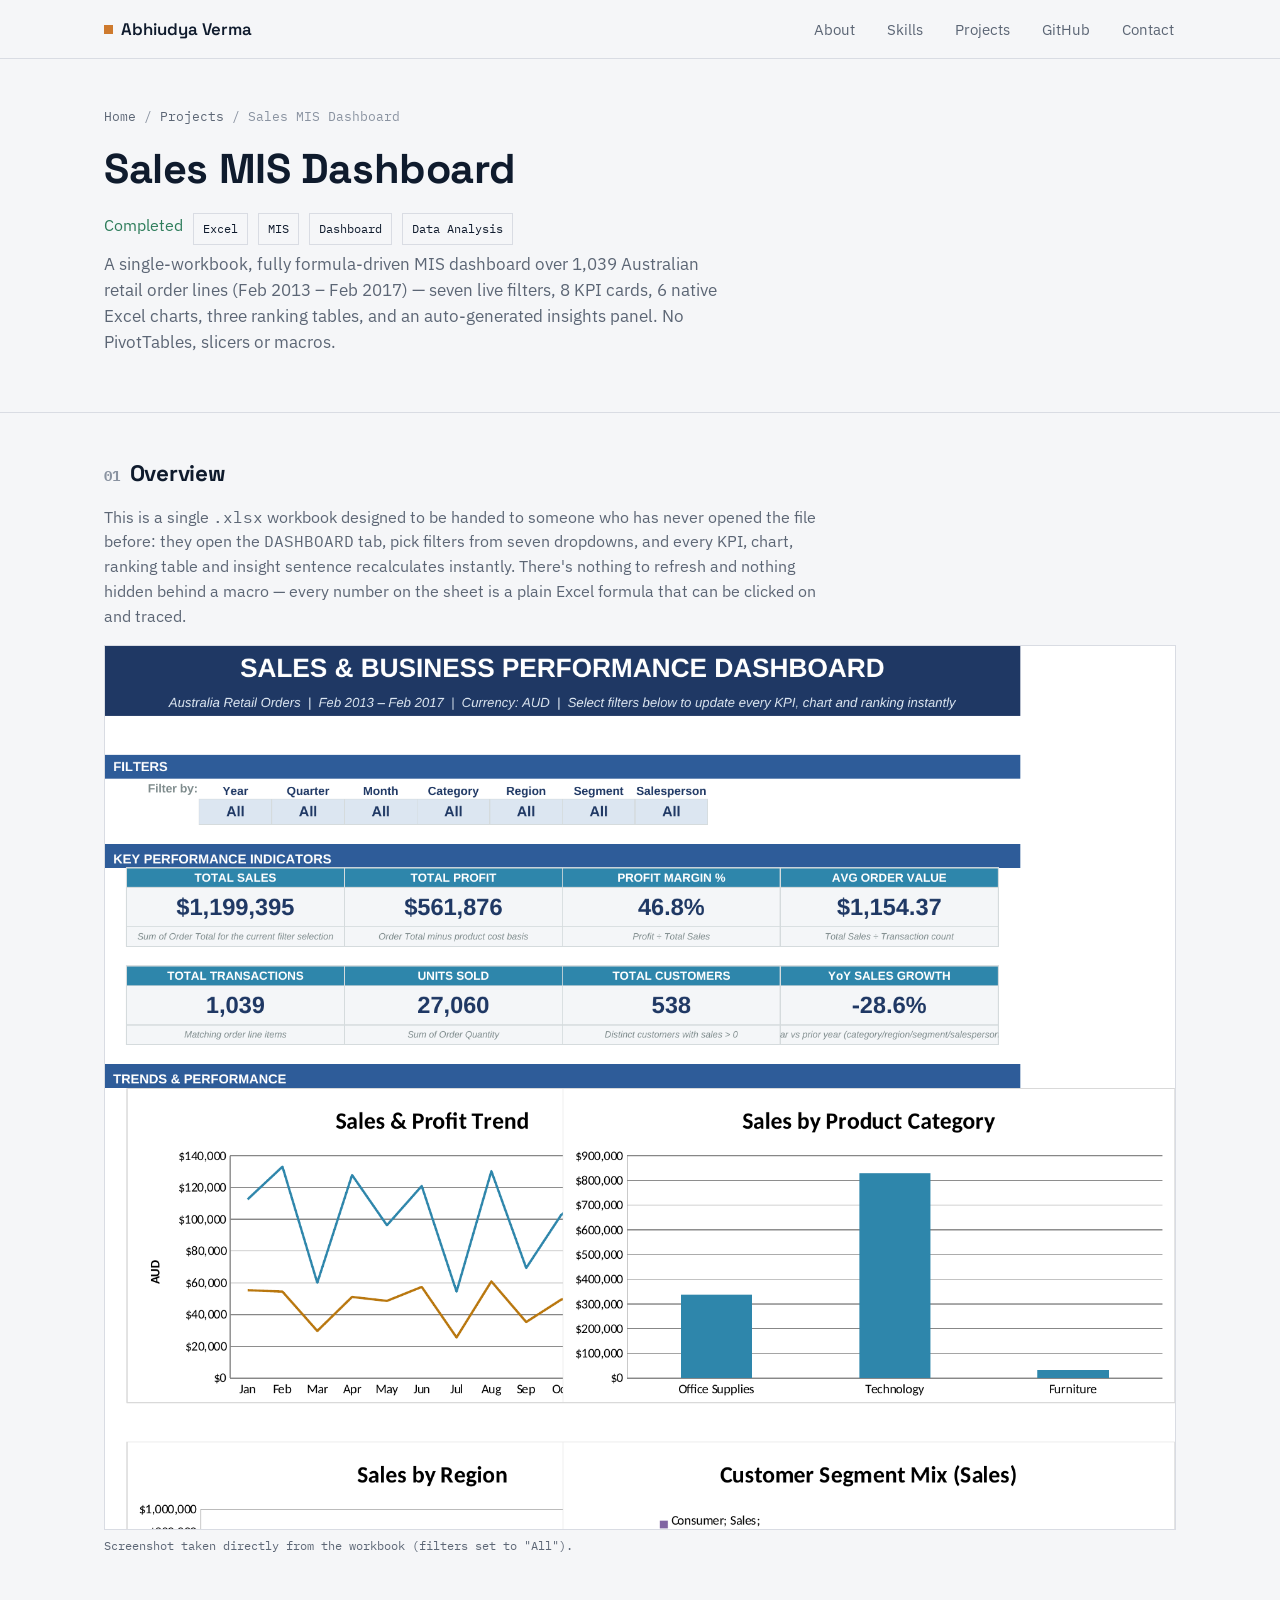
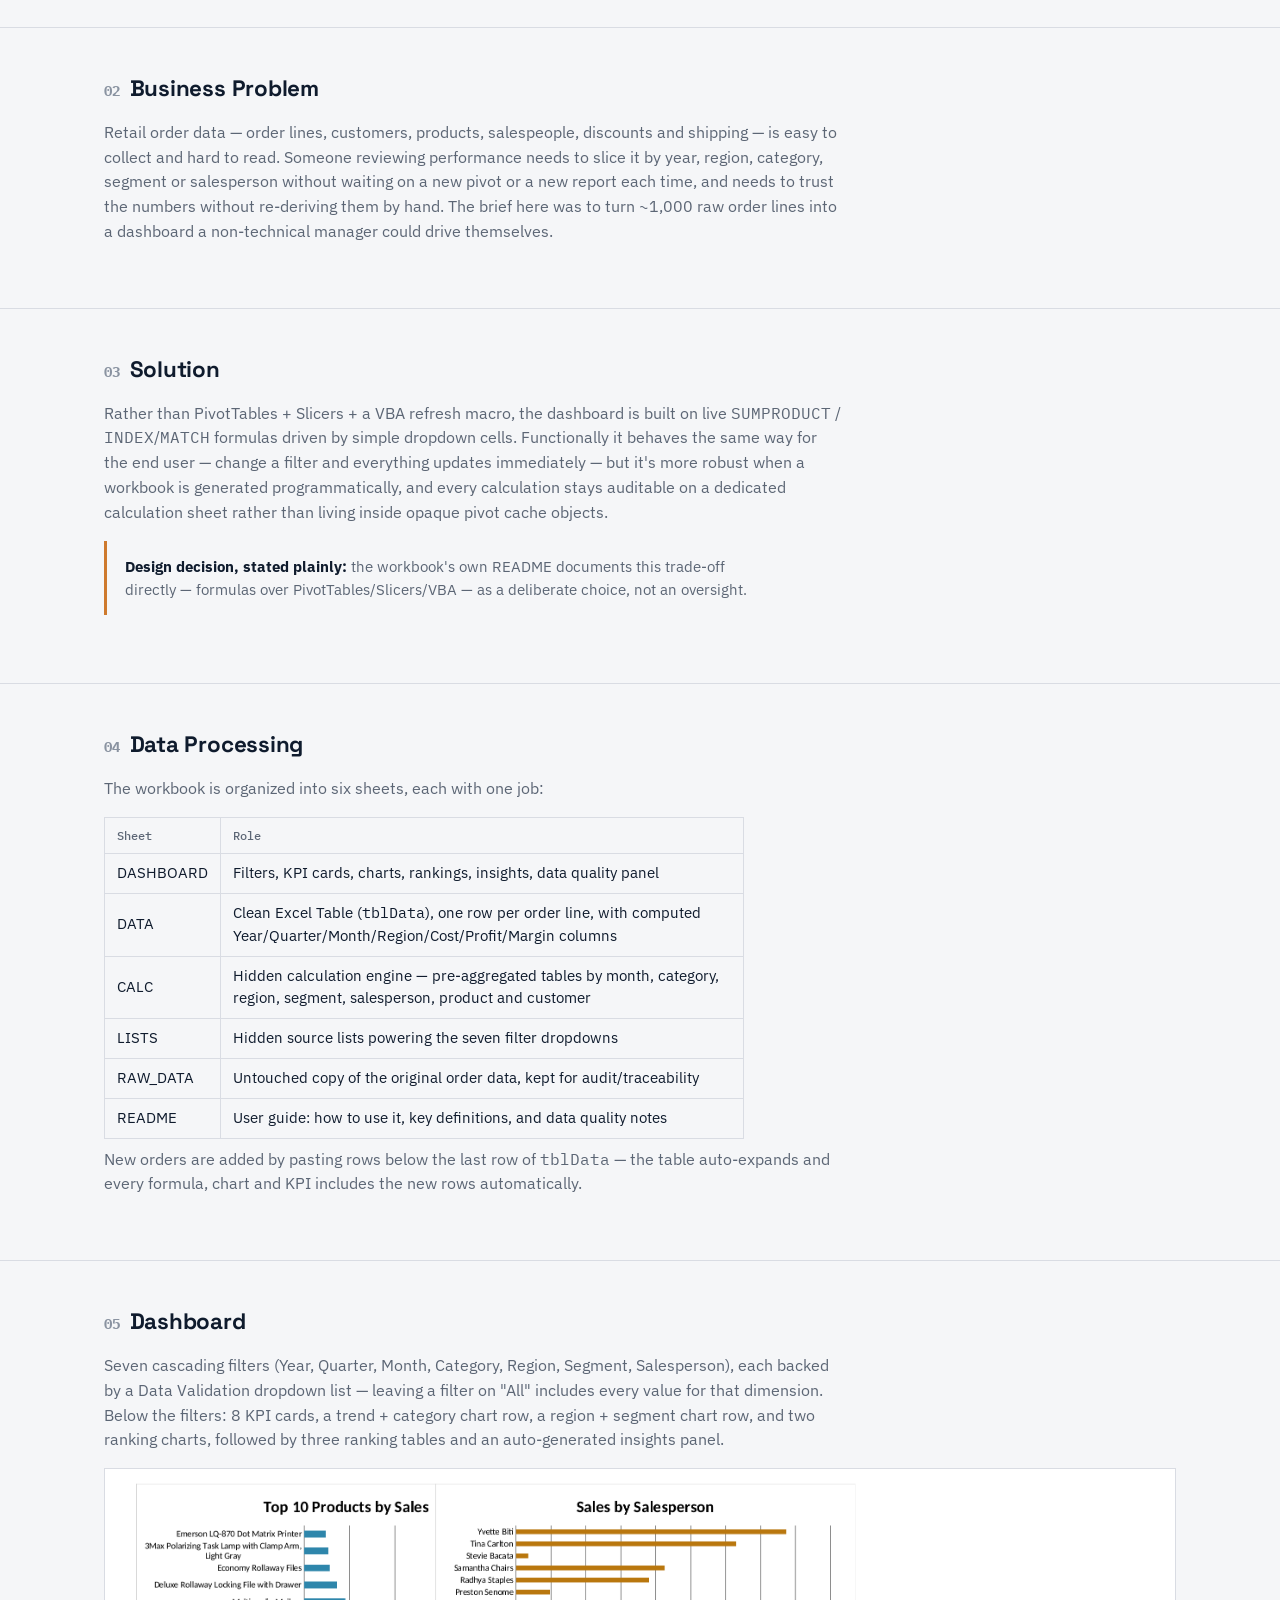
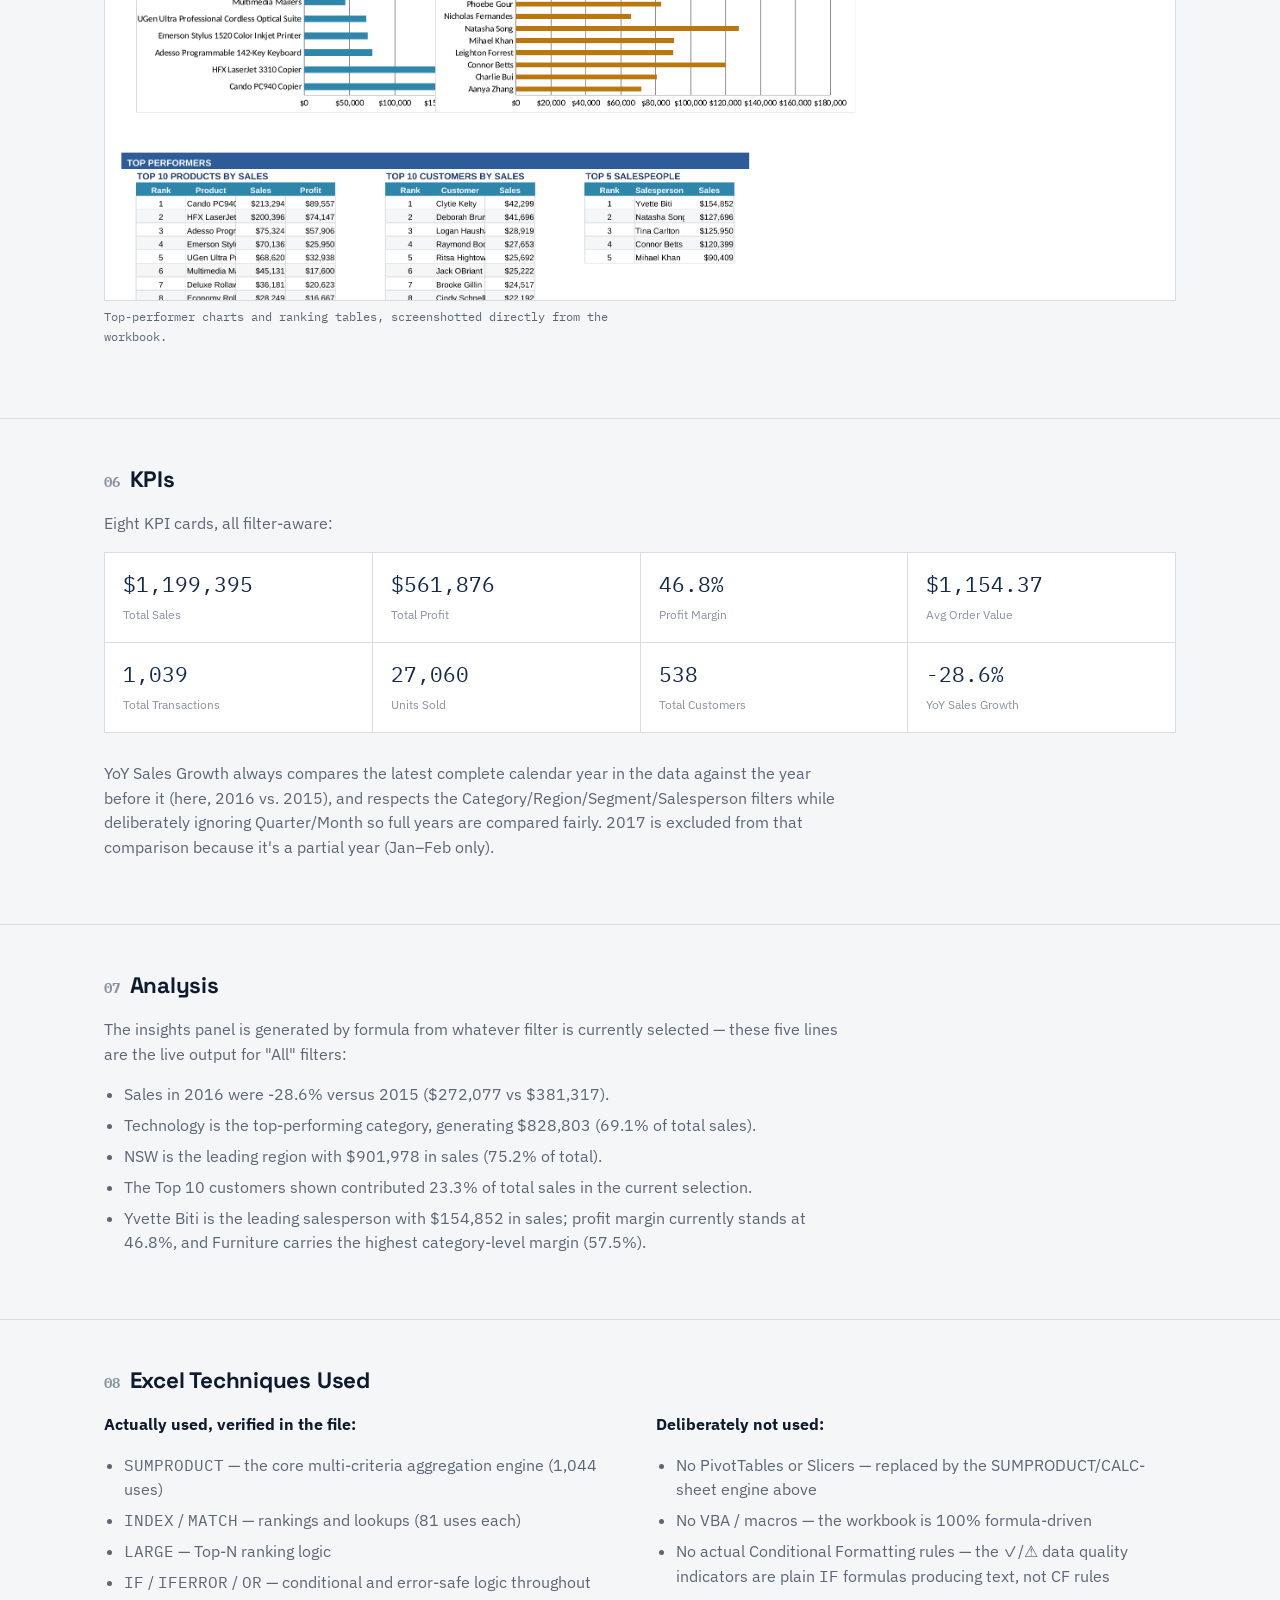
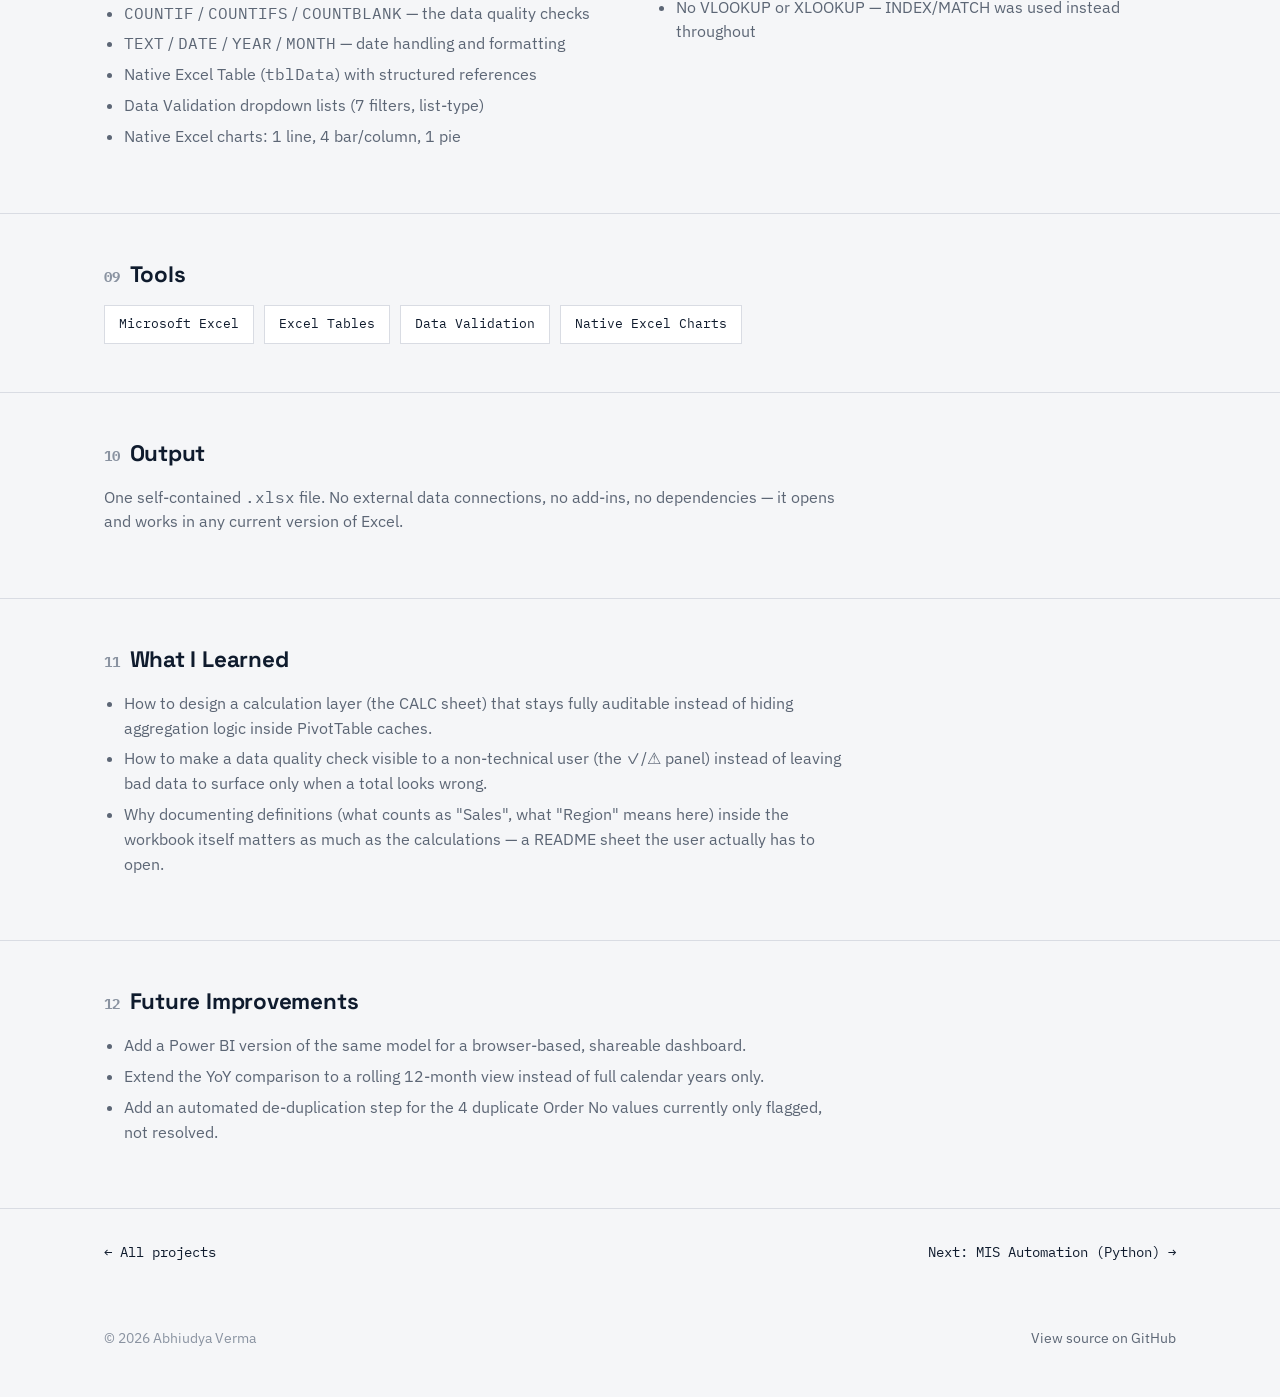
<file: projects/sales-mis-dashboard.html>
<!DOCTYPE html>
<html lang="en">
<head>
<meta charset="UTF-8">
<meta name="viewport" content="width=device-width, initial-scale=1.0">
<title>Sales MIS Dashboard — Abhiudya Verma</title>
<meta name="description" content="Case study: a fully formula-driven Excel MIS dashboard over 1,039 Australian retail order lines, with live filters, KPI cards, native charts and a data quality panel.">
<link rel="canonical" href="https://abhiudyav.github.io/projects/sales-mis-dashboard.html">
<link rel="icon" href="data:image/svg+xml,%3Csvg xmlns='http://www.w3.org/2000/svg' viewBox='0 0 100 100'%3E%3Crect width='100' height='100' fill='%2314284B'/%3E%3Crect x='20' y='55' width='14' height='28' fill='%23F5F6F8'/%3E%3Crect x='43' y='38' width='14' height='45' fill='%232C7A8C'/%3E%3Crect x='66' y='22' width='14' height='61' fill='%23CE7A2E'/%3E%3C/svg%3E">
<link rel="preconnect" href="https://fonts.googleapis.com">
<link rel="preconnect" href="https://fonts.gstatic.com" crossorigin>
<link href="https://fonts.googleapis.com/css2?family=Space+Grotesk:wght@500;600;700&family=IBM+Plex+Sans:wght@400;500;600&family=IBM+Plex+Mono:wght@400;500&display=swap" rel="stylesheet">
<link rel="stylesheet" href="../assets/css/style.css">
</head>
<body>
<a class="skip-link" href="#main">Skip to content</a>
<header class="site-header">
  <nav class="nav">
    <a class="nav-brand" href="../index.html#top"><span class="dot"></span>Abhiudya Verma</a>
    <button class="nav-toggle" aria-label="Toggle menu" aria-expanded="false"><span></span><span></span><span></span></button>
    <ul class="nav-links">
      <li><a href="../index.html#about">About</a></li>
      <li><a href="../index.html#skills">Skills</a></li>
      <li><a href="../index.html#projects">Projects</a></li>
      <li><a href="../index.html#github">GitHub</a></li>
      <li><a href="../index.html#contact">Contact</a></li>
    </ul>
  </nav>
</header>

<main id="main">
  <div class="project-hero">
    <div class="container">
      <div class="breadcrumb"><a href="../index.html">Home</a> / <a href="../index.html#projects">Projects</a> / Sales MIS Dashboard</div>
      <h1>Sales MIS Dashboard</h1>
      <div class="meta-row">
        <span class="status live">Completed</span>
        <span class="tag">Excel</span><span class="tag">MIS</span><span class="tag">Dashboard</span><span class="tag">Data Analysis</span>
      </div>
      <p class="lede">A single-workbook, fully formula-driven MIS dashboard over 1,039 Australian retail
      order lines (Feb 2013 – Feb 2017) — seven live filters, 8 KPI cards, 6 native Excel charts,
      three ranking tables, and an auto-generated insights panel. No PivotTables, slicers or macros.</p>
    </div>
  </div>

  <div class="doc-section">
    <div class="container">
      <h2><span class="sec-num">01</span>Overview</h2>
      <p>This is a single <span class="mono">.xlsx</span> workbook designed to be handed to someone
      who has never opened the file before: they open the <span class="mono">DASHBOARD</span> tab,
      pick filters from seven dropdowns, and every KPI, chart, ranking table and insight sentence
      recalculates instantly. There's nothing to refresh and nothing hidden behind a macro —
      every number on the sheet is a plain Excel formula that can be clicked on and traced.</p>
      <img src="../assets/images/sales-dashboard-overview.png" alt="Sales MIS Dashboard — filters, KPI cards and trend charts, screenshotted directly from the workbook with filters set to All">
      <p class="img-cap">Screenshot taken directly from the workbook (filters set to "All").</p>
    </div>
  </div>

  <div class="doc-section">
    <div class="container">
      <h2><span class="sec-num">02</span>Business Problem</h2>
      <p>Retail order data — order lines, customers, products, salespeople, discounts and shipping —
      is easy to collect and hard to read. Someone reviewing performance needs to slice it by
      year, region, category, segment or salesperson without waiting on a new pivot or a new report
      each time, and needs to trust the numbers without re-deriving them by hand. The brief here was
      to turn ~1,000 raw order lines into a dashboard a non-technical manager could drive themselves.</p>
    </div>
  </div>

  <div class="doc-section">
    <div class="container">
      <h2><span class="sec-num">03</span>Solution</h2>
      <p>Rather than PivotTables + Slicers + a VBA refresh macro, the dashboard is built on live
      <span class="mono">SUMPRODUCT</span> / <span class="mono">INDEX</span>&#8203;/<span class="mono">MATCH</span>
      formulas driven by simple dropdown cells. Functionally it behaves the same way for the end
      user — change a filter and everything updates immediately — but it's more robust when a
      workbook is generated programmatically, and every calculation stays auditable on a dedicated
      calculation sheet rather than living inside opaque pivot cache objects.</p>
      <div class="callout"><strong>Design decision, stated plainly:</strong> the workbook's own
      README documents this trade-off directly — formulas over PivotTables/Slicers/VBA — as a
      deliberate choice, not an oversight.</div>
    </div>
  </div>

  <div class="doc-section">
    <div class="container">
      <h2><span class="sec-num">04</span>Data Processing</h2>
      <p>The workbook is organized into six sheets, each with one job:</p>
      <table class="data-table">
        <tr><th>Sheet</th><th>Role</th></tr>
        <tr><td>DASHBOARD</td><td>Filters, KPI cards, charts, rankings, insights, data quality panel</td></tr>
        <tr><td>DATA</td><td>Clean Excel Table (<span class="mono">tblData</span>), one row per order line, with computed Year/Quarter/Month/Region/Cost/Profit/Margin columns</td></tr>
        <tr><td>CALC</td><td>Hidden calculation engine — pre-aggregated tables by month, category, region, segment, salesperson, product and customer</td></tr>
        <tr><td>LISTS</td><td>Hidden source lists powering the seven filter dropdowns</td></tr>
        <tr><td>RAW_DATA</td><td>Untouched copy of the original order data, kept for audit/traceability</td></tr>
        <tr><td>README</td><td>User guide: how to use it, key definitions, and data quality notes</td></tr>
      </table>
      <p>New orders are added by pasting rows below the last row of <span class="mono">tblData</span>
      — the table auto-expands and every formula, chart and KPI includes the new rows automatically.</p>
    </div>
  </div>

  <div class="doc-section">
    <div class="container">
      <h2><span class="sec-num">05</span>Dashboard</h2>
      <p>Seven cascading filters (Year, Quarter, Month, Category, Region, Segment, Salesperson),
      each backed by a Data Validation dropdown list — leaving a filter on "All" includes every
      value for that dimension. Below the filters: 8 KPI cards, a trend + category chart row, a
      region + segment chart row, and two ranking charts, followed by three ranking tables and an
      auto-generated insights panel.</p>
      <img src="../assets/images/sales-dashboard-top-performers.png" alt="Top 10 products, sales by salesperson chart, and the three ranking tables on the dashboard">
      <p class="img-cap">Top-performer charts and ranking tables, screenshotted directly from the workbook.</p>
    </div>
  </div>

  <div class="doc-section">
    <div class="container">
      <h2><span class="sec-num">06</span>KPIs</h2>
      <p>Eight KPI cards, all filter-aware:</p>
      <div class="kpi-strip">
        <div class="kpi-cell"><span class="v">$1,199,395</span><span class="l">Total Sales</span></div>
        <div class="kpi-cell"><span class="v">$561,876</span><span class="l">Total Profit</span></div>
        <div class="kpi-cell"><span class="v">46.8%</span><span class="l">Profit Margin</span></div>
        <div class="kpi-cell"><span class="v">$1,154.37</span><span class="l">Avg Order Value</span></div>
        <div class="kpi-cell"><span class="v">1,039</span><span class="l">Total Transactions</span></div>
        <div class="kpi-cell"><span class="v">27,060</span><span class="l">Units Sold</span></div>
        <div class="kpi-cell"><span class="v">538</span><span class="l">Total Customers</span></div>
        <div class="kpi-cell"><span class="v">-28.6%</span><span class="l">YoY Sales Growth</span></div>
      </div>
      <p>YoY Sales Growth always compares the latest complete calendar year in the data against
      the year before it (here, 2016 vs. 2015), and respects the Category/Region/Segment/Salesperson
      filters while deliberately ignoring Quarter/Month so full years are compared fairly. 2017 is
      excluded from that comparison because it's a partial year (Jan–Feb only).</p>
    </div>
  </div>

  <div class="doc-section">
    <div class="container">
      <h2><span class="sec-num">07</span>Analysis</h2>
      <p>The insights panel is generated by formula from whatever filter is currently selected —
      these five lines are the live output for "All" filters:</p>
      <ul>
        <li>Sales in 2016 were -28.6% versus 2015 ($272,077 vs $381,317).</li>
        <li>Technology is the top-performing category, generating $828,803 (69.1% of total sales).</li>
        <li>NSW is the leading region with $901,978 in sales (75.2% of total).</li>
        <li>The Top 10 customers shown contributed 23.3% of total sales in the current selection.</li>
        <li>Yvette Biti is the leading salesperson with $154,852 in sales; profit margin currently
        stands at 46.8%, and Furniture carries the highest category-level margin (57.5%).</li>
      </ul>
    </div>
  </div>

  <div class="doc-section">
    <div class="container">
      <h2><span class="sec-num">08</span>Excel Techniques Used</h2>
      <div class="two-col">
        <div>
          <p><strong style="color:var(--ink)">Actually used, verified in the file:</strong></p>
          <ul>
            <li><span class="mono">SUMPRODUCT</span> — the core multi-criteria aggregation engine (1,044 uses)</li>
            <li><span class="mono">INDEX</span> / <span class="mono">MATCH</span> — rankings and lookups (81 uses each)</li>
            <li><span class="mono">LARGE</span> — Top-N ranking logic</li>
            <li><span class="mono">IF</span> / <span class="mono">IFERROR</span> / <span class="mono">OR</span> — conditional and error-safe logic throughout</li>
            <li><span class="mono">COUNTIF</span> / <span class="mono">COUNTIFS</span> / <span class="mono">COUNTBLANK</span> — the data quality checks</li>
            <li><span class="mono">TEXT</span> / <span class="mono">DATE</span> / <span class="mono">YEAR</span> / <span class="mono">MONTH</span> — date handling and formatting</li>
            <li>Native Excel Table (<span class="mono">tblData</span>) with structured references</li>
            <li>Data Validation dropdown lists (7 filters, list-type)</li>
            <li>Native Excel charts: 1 line, 4 bar/column, 1 pie</li>
          </ul>
        </div>
        <div>
          <p><strong style="color:var(--ink)">Deliberately not used:</strong></p>
          <ul>
            <li>No PivotTables or Slicers — replaced by the SUMPRODUCT/CALC-sheet engine above</li>
            <li>No VBA / macros — the workbook is 100% formula-driven</li>
            <li>No actual Conditional Formatting rules — the ✓/⚠ data quality indicators are plain
            <span class="mono">IF</span> formulas producing text, not CF rules</li>
            <li>No VLOOKUP or XLOOKUP — INDEX/MATCH was used instead throughout</li>
          </ul>
        </div>
      </div>
    </div>
  </div>

  <div class="doc-section">
    <div class="container">
      <h2><span class="sec-num">09</span>Tools</h2>
      <div class="tools-band">
        <span class="tool-chip">Microsoft Excel</span><span class="tool-chip">Excel Tables</span>
        <span class="tool-chip">Data Validation</span><span class="tool-chip">Native Excel Charts</span>
      </div>
    </div>
  </div>

  <div class="doc-section">
    <div class="container">
      <h2><span class="sec-num">10</span>Output</h2>
      <p>One self-contained <span class="mono">.xlsx</span> file. No external data connections,
      no add-ins, no dependencies — it opens and works in any current version of Excel.</p>
    </div>
  </div>

  <div class="doc-section">
    <div class="container">
      <h2><span class="sec-num">11</span>What I Learned</h2>
      <ul>
        <li>How to design a calculation layer (the CALC sheet) that stays fully auditable instead
        of hiding aggregation logic inside PivotTable caches.</li>
        <li>How to make a data quality check visible to a non-technical user (the ✓/⚠ panel) instead
        of leaving bad data to surface only when a total looks wrong.</li>
        <li>Why documenting definitions (what counts as "Sales", what "Region" means here) inside
        the workbook itself matters as much as the calculations — a README sheet the user actually
        has to open.</li>
      </ul>
    </div>
  </div>

  <div class="doc-section">
    <div class="container">
      <h2><span class="sec-num">12</span>Future Improvements</h2>
      <ul>
        <li>Add a Power BI version of the same model for a browser-based, shareable dashboard.</li>
        <li>Extend the YoY comparison to a rolling 12-month view instead of full calendar years only.</li>
        <li>Add an automated de-duplication step for the 4 duplicate Order No values currently only flagged, not resolved.</li>
      </ul>
    </div>
  </div>

  <div class="container">
    <div class="next-project">
      <a href="../index.html#projects">← All projects</a>
      <a href="mis-automation.html">Next: MIS Automation (Python) →</a>
    </div>
  </div>
</main>

<footer>
  <div class="container">
    <span>© <span data-year>2026</span> Abhiudya Verma</span>
    <span><a href="https://github.com/abhiudyav/abhiudyav.github.io" target="_blank" rel="noopener">View source on GitHub</a></span>
  </div>
</footer>
<script src="../assets/js/main.js"></script>
</body>
</html>
</file>
<file: assets/css/style.css>
/* ==========================================================================
   Abhiudya Verma — Portfolio
   Design language: grounded in the actual dashboards this portfolio shows —
   navy report headers, teal/amber chart series, hairline spreadsheet grid
   lines instead of soft SaaS cards. Sharp corners, monospace data labels.
   ========================================================================== */

:root{
  --ink:        #0F1B2D;
  --navy:       #14284B;
  --navy-2:     #1D3A6E;
  --paper:      #F5F6F8;
  --paper-2:    #FFFFFF;
  --line:       #D9DCE3;
  --line-soft:  #E7E9ED;
  --teal:       #2C7A8C;
  --teal-deep:  #1E5A68;
  --amber:      #CE7A2E;
  --muted:      #5C6675;
  --muted-2:    #8A93A1;
  --ok:         #2E7D5B;
  --warn:       #B5581C;

  --font-head: "Space Grotesk", "IBM Plex Sans", system-ui, sans-serif;
  --font-body: "IBM Plex Sans", system-ui, -apple-system, sans-serif;
  --font-mono: "IBM Plex Mono", ui-monospace, SFMono-Regular, Menlo, monospace;

  --maxw: 1120px;
  --radius: 3px;
}

*{ box-sizing: border-box; }
html{ scroll-behavior: smooth; }
body{
  margin: 0;
  background: var(--paper);
  color: var(--ink);
  font-family: var(--font-body);
  font-size: 16px;
  line-height: 1.55;
  -webkit-font-smoothing: antialiased;
}
img{ max-width: 100%; display: block; }
a{ color: inherit; }
h1,h2,h3,h4{
  font-family: var(--font-head);
  line-height: 1.15;
  margin: 0 0 .5em;
  letter-spacing: -0.01em;
}
p{ margin: 0 0 1em; color: var(--ink); }
.container{ max-width: var(--maxw); margin: 0 auto; padding: 0 24px; }
.mono{ font-family: var(--font-mono); }

/* Skip link for accessibility */
.skip-link{
  position: absolute; left: -999px; top: 0; background: var(--navy); color: #fff;
  padding: 10px 16px; z-index: 999; border-radius: 0 0 4px 0;
}
.skip-link:focus{ left: 0; }

:focus-visible{ outline: 2px solid var(--teal); outline-offset: 2px; }

/* ---------------- Header / Nav ---------------- */
.site-header{
  position: sticky; top: 0; z-index: 100;
  background: rgba(245,246,248,.92);
  backdrop-filter: blur(6px);
  border-bottom: 1px solid var(--line);
}
.nav{
  display: flex; align-items: center; justify-content: space-between;
  padding: 16px 24px; max-width: var(--maxw); margin: 0 auto;
}
.nav-brand{
  font-family: var(--font-head); font-weight: 600; font-size: 1.05rem;
  text-decoration: none; color: var(--ink);
  display: flex; align-items: center; gap: 8px;
}
.nav-brand .dot{ width: 9px; height: 9px; background: var(--amber); display:inline-block; }
.nav-links{ display: flex; gap: 28px; list-style: none; margin: 0; padding: 0; }
.nav-links a{
  text-decoration: none; font-size: .93rem; color: var(--muted);
  padding: 6px 2px; border-bottom: 2px solid transparent;
}
.nav-links a:hover{ color: var(--ink); border-bottom-color: var(--amber); }
.nav-toggle{
  display: none; background: none; border: 1px solid var(--line); border-radius: var(--radius);
  width: 40px; height: 36px; cursor: pointer;
}
.nav-toggle span{ display:block; width: 18px; height: 2px; background: var(--ink); margin: 3px auto; }

@media (max-width: 760px){
  .nav-toggle{ display: block; }
  .nav-links{
    position: absolute; top: 100%; left: 0; right: 0; background: var(--paper-2);
    flex-direction: column; gap: 0; border-bottom: 1px solid var(--line);
    max-height: 0; overflow: hidden; transition: max-height .25s ease;
  }
  .nav-links.open{ max-height: 400px; }
  .nav-links li{ border-top: 1px solid var(--line-soft); }
  .nav-links a{ display: block; padding: 14px 24px; }
}

/* ---------------- Buttons ---------------- */
.btn{
  display: inline-flex; align-items: center; gap: 8px;
  padding: 11px 20px; font-size: .92rem; font-weight: 500;
  text-decoration: none; border-radius: var(--radius);
  border: 1px solid var(--ink); font-family: var(--font-body);
  cursor: pointer;
}
.btn-primary{ background: var(--ink); color: #fff; }
.btn-primary:hover{ background: var(--navy-2); border-color: var(--navy-2); }
.btn-ghost{ background: transparent; color: var(--ink); border-color: var(--line); }
.btn-ghost:hover{ border-color: var(--ink); }
.btn-row{ display: flex; flex-wrap: wrap; gap: 12px; }

/* ---------------- Hero ---------------- */
.hero{
  padding: 96px 0 64px;
  border-bottom: 1px solid var(--line);
  background:
    linear-gradient(180deg, var(--paper) 0%, var(--paper) 100%);
}
.hero-grid{ display: grid; grid-template-columns: 1.3fr .8fr; gap: 48px; align-items: end; }
.hero-eyebrow{
  font-family: var(--font-mono); font-size: .82rem; color: var(--teal-deep);
  margin-bottom: 18px; display:flex; align-items:center; gap:10px;
}
.hero-eyebrow::before{ content:""; width: 26px; height: 1px; background: var(--teal); display:inline-block; }
.hero h1{ font-size: clamp(2.1rem, 4.2vw, 3.4rem); font-weight: 600; max-width: 15ch; }
.hero .lede{ font-size: 1.1rem; color: var(--muted); max-width: 52ch; margin-bottom: 28px; }
.hero-stats{
  display: grid; grid-template-columns: repeat(3,1fr); border-top: 1px solid var(--line);
}
.hero-stats div{ padding: 16px 0 0; border-right: 1px solid var(--line); }
.hero-stats div:last-child{ border-right: none; }
.hero-stats .num{ font-family: var(--font-mono); font-size: 1.5rem; color: var(--navy); display:block; }
.hero-stats .lbl{ font-size: .8rem; color: var(--muted-2); }

@media (max-width: 860px){
  .hero-grid{ grid-template-columns: 1fr; }
  .hero{ padding: 64px 0 40px; }
}

/* ---------------- Section shell ---------------- */
section{ padding: 72px 0; border-bottom: 1px solid var(--line); }
section:last-of-type{ border-bottom: none; }
.section-head{ margin-bottom: 36px; max-width: 62ch; }
.section-tag{
  font-family: var(--font-mono); font-size: .8rem; color: var(--teal-deep);
  display: block; margin-bottom: 10px;
}
.section-head h2{ font-size: 1.9rem; }
.section-head .sub{ color: var(--muted); font-size: 1.02rem; }

/* ---------------- About ---------------- */
.about-grid{ display: grid; grid-template-columns: 1fr 1fr; gap: 48px; }
.about-grid p{ color: var(--muted); }
.about-grid p strong{ color: var(--ink); }
.progression{ border: 1px solid var(--line); background: var(--paper-2); }
.progression-row{
  display: flex; align-items: center; gap: 14px; padding: 14px 18px;
  border-bottom: 1px solid var(--line-soft); font-size: .93rem;
}
.progression-row:last-child{ border-bottom: none; }
.progression-row .idx{ font-family: var(--font-mono); color: var(--muted-2); width: 20px; }
.progression-row .arrow{ margin-left: auto; color: var(--muted-2); }
@media (max-width: 860px){ .about-grid{ grid-template-columns: 1fr; } }

/* ---------------- Skills ---------------- */
.skills-grid{ display: grid; grid-template-columns: repeat(3, 1fr); gap: 1px; background: var(--line); border: 1px solid var(--line); }
.skill-block{ background: var(--paper-2); padding: 22px 24px; }
.skill-block h3{ font-size: .95rem; text-transform: none; margin-bottom: 14px; color: var(--navy); }
.tag-row{ display: flex; flex-wrap: wrap; gap: 8px; }
.tag{
  font-family: var(--font-mono); font-size: .78rem; color: var(--ink);
  border: 1px solid var(--line); padding: 5px 9px; background: var(--paper);
}
.tag.basic{ color: var(--muted); border-style: dashed; }
@media (max-width: 860px){ .skills-grid{ grid-template-columns: 1fr 1fr; } }
@media (max-width: 560px){ .skills-grid{ grid-template-columns: 1fr; } }

/* ---------------- Project cards ---------------- */
.project-list{ display: grid; gap: 1px; background: var(--line); border: 1px solid var(--line); }
.project-card{
  background: var(--paper-2); padding: 32px; display: grid;
  grid-template-columns: 1fr auto; gap: 24px; align-items: start;
}
.project-card .status{
  font-family: var(--font-mono); font-size: .74rem; padding: 3px 8px;
  border: 1px solid var(--line); color: var(--muted); margin-bottom: 12px; display:inline-block;
}
.status.live{ color: var(--ok); border-color: var(--ok); }
.status.progress{ color: var(--warn); border-color: var(--warn); }
.status.planned{ color: var(--muted); border-color: var(--muted-2); }
.project-card h3{ font-size: 1.35rem; margin-bottom: 8px; }
.project-card .desc{ color: var(--muted); max-width: 62ch; margin-bottom: 14px; }
.project-card .feat-list{ margin: 0 0 16px; padding-left: 18px; color: var(--muted); font-size: .93rem; }
.project-card .feat-list li{ margin-bottom: 4px; }
.project-actions{ display: flex; flex-direction: column; gap: 10px; min-width: 150px; }
@media (max-width: 700px){
  .project-card{ grid-template-columns: 1fr; }
  .project-actions{ flex-direction: row; flex-wrap: wrap; }
}

/* ---------------- What I Build ---------------- */
.build-grid{ display: grid; grid-template-columns: repeat(3, 1fr); gap: 1px; background: var(--line); border: 1px solid var(--line); }
.build-card{ background: var(--paper-2); padding: 26px; }
.build-card .glyph{ font-size: 1.5rem; margin-bottom: 10px; display:block; }
.build-card h3{ font-size: 1.02rem; margin-bottom: 8px; }
.build-card p{ color: var(--muted); font-size: .92rem; margin: 0; }
@media (max-width: 860px){ .build-grid{ grid-template-columns: 1fr 1fr; } }
@media (max-width: 560px){ .build-grid{ grid-template-columns: 1fr; } }

/* ---------------- Tools band ---------------- */
.tools-band{ display: flex; flex-wrap: wrap; gap: 10px; }
.tool-chip{
  font-family: var(--font-mono); font-size: .82rem; padding: 8px 14px;
  border: 1px solid var(--line); background: var(--paper-2);
}

/* ---------------- GitHub / Resume / Contact ---------------- */
.split-panel{ display: grid; grid-template-columns: 1fr 1fr; gap: 1px; background: var(--line); border: 1px solid var(--line); }
.panel{ background: var(--paper-2); padding: 34px; }
.panel h3{ font-size: 1.15rem; margin-bottom: 10px; }
.panel p{ color: var(--muted); }
@media (max-width: 760px){ .split-panel{ grid-template-columns: 1fr; } }

.contact-list{ list-style:none; margin:0; padding:0; }
.contact-list li{ padding: 12px 0; border-bottom: 1px solid var(--line-soft); display:flex; justify-content:space-between; gap:12px; }
.contact-list li:last-child{ border-bottom:none; }
.contact-list .k{ color: var(--muted-2); font-family: var(--font-mono); font-size:.82rem; }

/* ---------------- Footer ---------------- */
footer{ padding: 32px 0 48px; }
footer .container{ display:flex; justify-content:space-between; flex-wrap:wrap; gap:12px; color: var(--muted-2); font-size:.85rem; }
footer a{ text-decoration:none; color: var(--muted); }
footer a:hover{ color: var(--ink); }

/* ---------------- Project detail pages ---------------- */
.project-hero{ padding: 48px 0 40px; border-bottom: 1px solid var(--line); }
.breadcrumb{ font-family: var(--font-mono); font-size: .8rem; color: var(--muted-2); margin-bottom: 18px; }
.breadcrumb a{ color: var(--muted); text-decoration: none; }
.breadcrumb a:hover{ color: var(--ink); }
.project-hero h1{ font-size: clamp(1.8rem, 3.6vw, 2.6rem); max-width: 22ch; }
.meta-row{ display:flex; gap: 10px; flex-wrap: wrap; margin: 18px 0 6px; }
.project-hero .lede{ color: var(--muted); max-width: 62ch; font-size: 1.05rem; }

.doc-section{ padding: 48px 0; border-bottom: 1px solid var(--line); }
.doc-section:last-of-type{ border-bottom:none; }
.doc-section h2{ font-size: 1.4rem; margin-bottom: 18px; }
.doc-section .sec-num{ font-family: var(--font-mono); color: var(--muted-2); font-size:.85rem; margin-right: 10px; }
.doc-section p{ color: var(--muted); max-width: 74ch; }
.doc-section ul{ color: var(--muted); max-width: 74ch; padding-left: 20px; }
.doc-section li{ margin-bottom: 6px; }
.doc-section img{ border: 1px solid var(--line); margin: 10px 0 6px; }
.img-cap{ font-family: var(--font-mono); font-size: .78rem; color: var(--muted-2); margin-bottom: 24px; }

.kpi-strip{ display:grid; grid-template-columns: repeat(4,1fr); gap:1px; background:var(--line); border:1px solid var(--line); margin: 8px 0 28px; }
.kpi-cell{ background:var(--paper-2); padding: 16px 18px; }
.kpi-cell .v{ font-family: var(--font-mono); font-size:1.3rem; color: var(--navy); display:block; }
.kpi-cell .l{ font-size:.78rem; color:var(--muted-2); }
@media (max-width: 700px){ .kpi-strip{ grid-template-columns: 1fr 1fr; } }

.callout{ border-left: 3px solid var(--amber); padding: 14px 18px; background: var(--paper); color: var(--muted); font-size:.94rem; max-width: 74ch; margin: 0 0 20px;}
.callout strong{ color: var(--ink); }

table.data-table{ border-collapse: collapse; width: 100%; max-width: 640px; font-size:.92rem; margin-bottom: 8px;}
table.data-table th, table.data-table td{ border: 1px solid var(--line); padding: 8px 12px; text-align: left; }
table.data-table th{ background: var(--paper); font-family: var(--font-mono); font-weight:500; font-size:.78rem; color: var(--muted); }

.log-block{
  background: var(--ink); color: #C9D4E0; font-family: var(--font-mono); font-size: .8rem;
  padding: 18px 20px; overflow-x: auto; line-height: 1.6; border-radius: var(--radius);
}
.log-block .m{ color: #7FBAA6; }
.log-block .k{ color: #E0A45C; }

.arch-flow{ display:flex; flex-wrap:wrap; align-items:center; gap: 0; margin: 8px 0 28px; }
.arch-step{
  font-family: var(--font-mono); font-size:.82rem; border: 1px solid var(--line);
  background: var(--paper-2); padding: 10px 14px;
}
.arch-arrow{ color: var(--muted-2); padding: 0 10px; }

.diagram{ border: 1px solid var(--line); background: var(--paper-2); padding: 20px; margin: 8px 0 28px; }
.diagram-row{ display:flex; align-items:center; gap:0; flex-wrap:wrap; }
.diagram-node{
  font-family: var(--font-mono); font-size:.82rem; padding: 12px 16px; border: 1px solid var(--navy);
  background: var(--paper); color: var(--navy); text-align:center; min-width: 130px;
}
.diagram-node.ai{ border-color: var(--amber); color: var(--amber); }
.diagram-node.dim{ border-style: dashed; color: var(--muted-2); border-color: var(--line); }
.diagram-arrow{ padding: 0 8px; color: var(--muted-2); }

.two-col{ display:grid; grid-template-columns: 1fr 1fr; gap: 32px; }
@media (max-width: 760px){ .two-col{ grid-template-columns: 1fr; } }

.status-banner{
  display:flex; gap:14px; align-items:flex-start; border:1px solid var(--warn); background:#FBF1E8;
  padding:16px 18px; max-width: 74ch; margin-bottom: 28px; font-size:.92rem;
}
.status-banner strong{ color: var(--warn); }

.next-project{ display:flex; justify-content: space-between; align-items:center; padding: 32px 0; }
.next-project a{ text-decoration:none; font-family: var(--font-mono); font-size:.9rem; }
</file>
